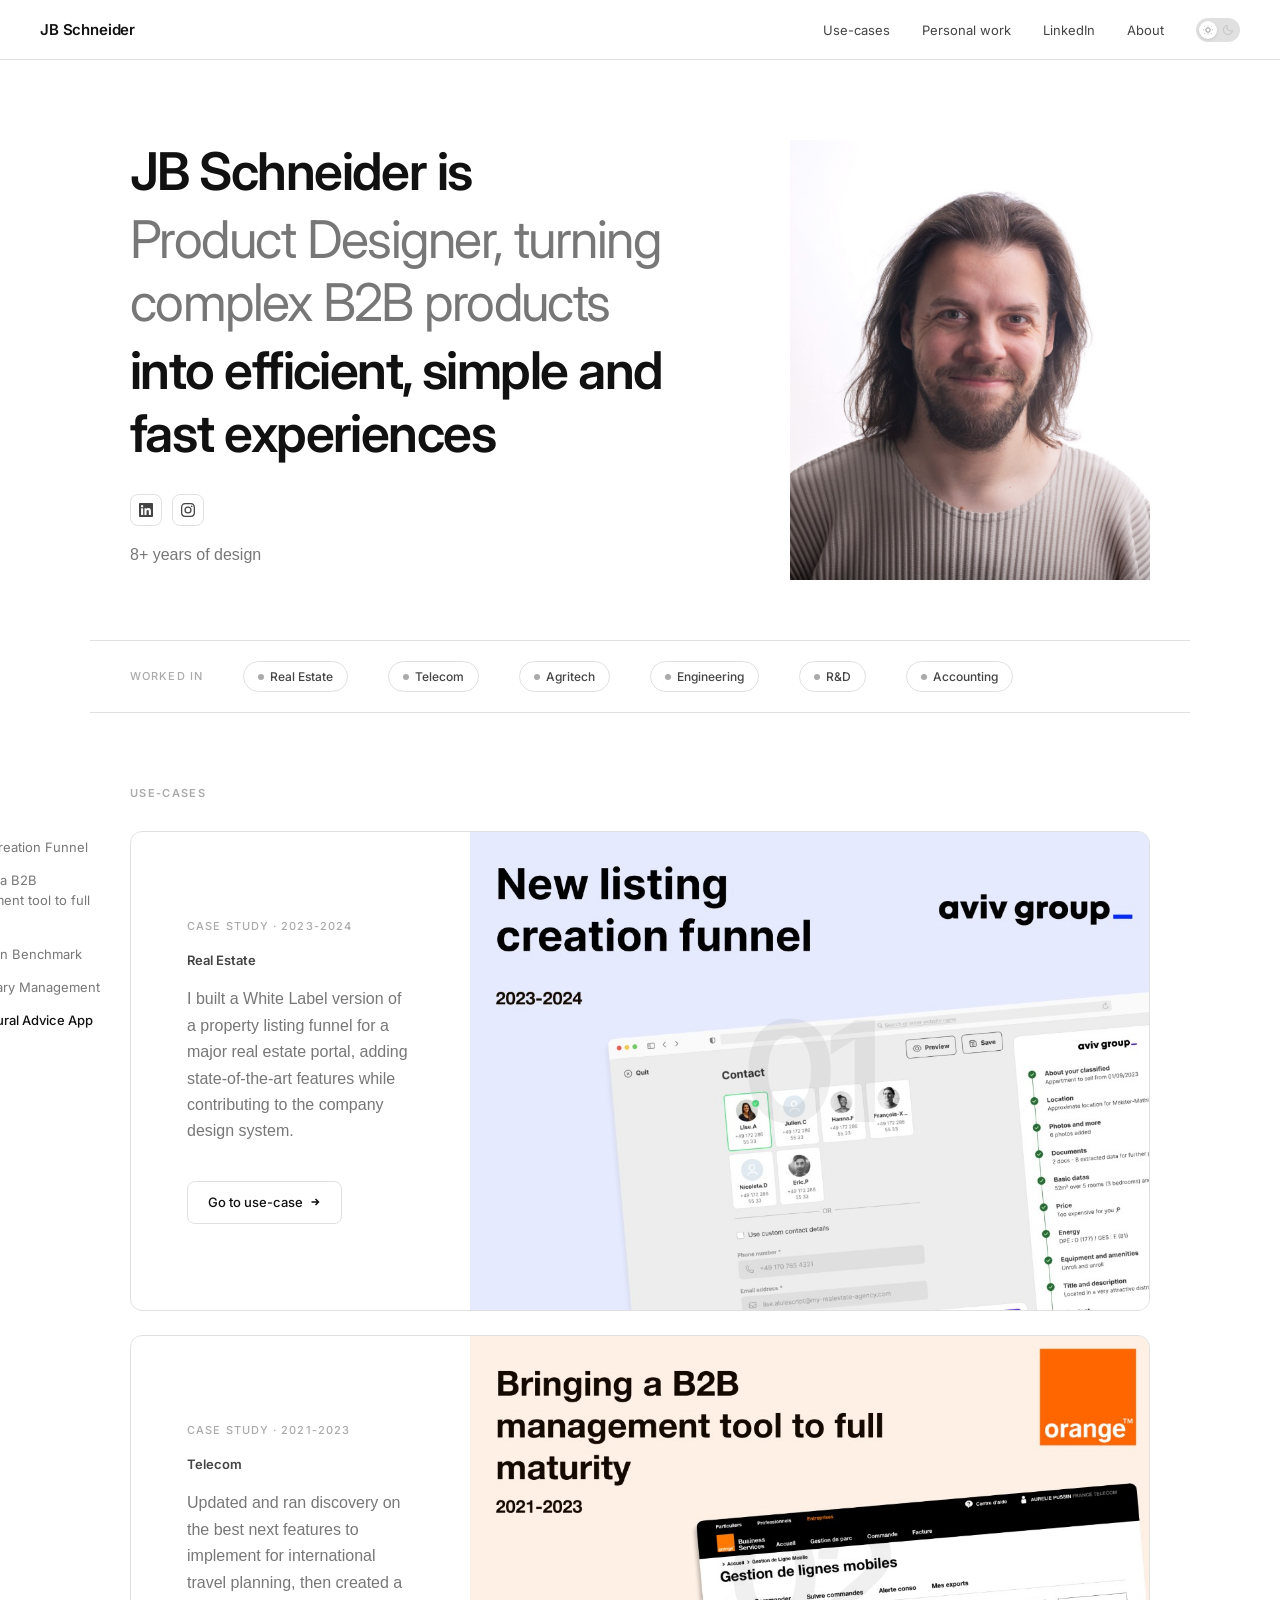
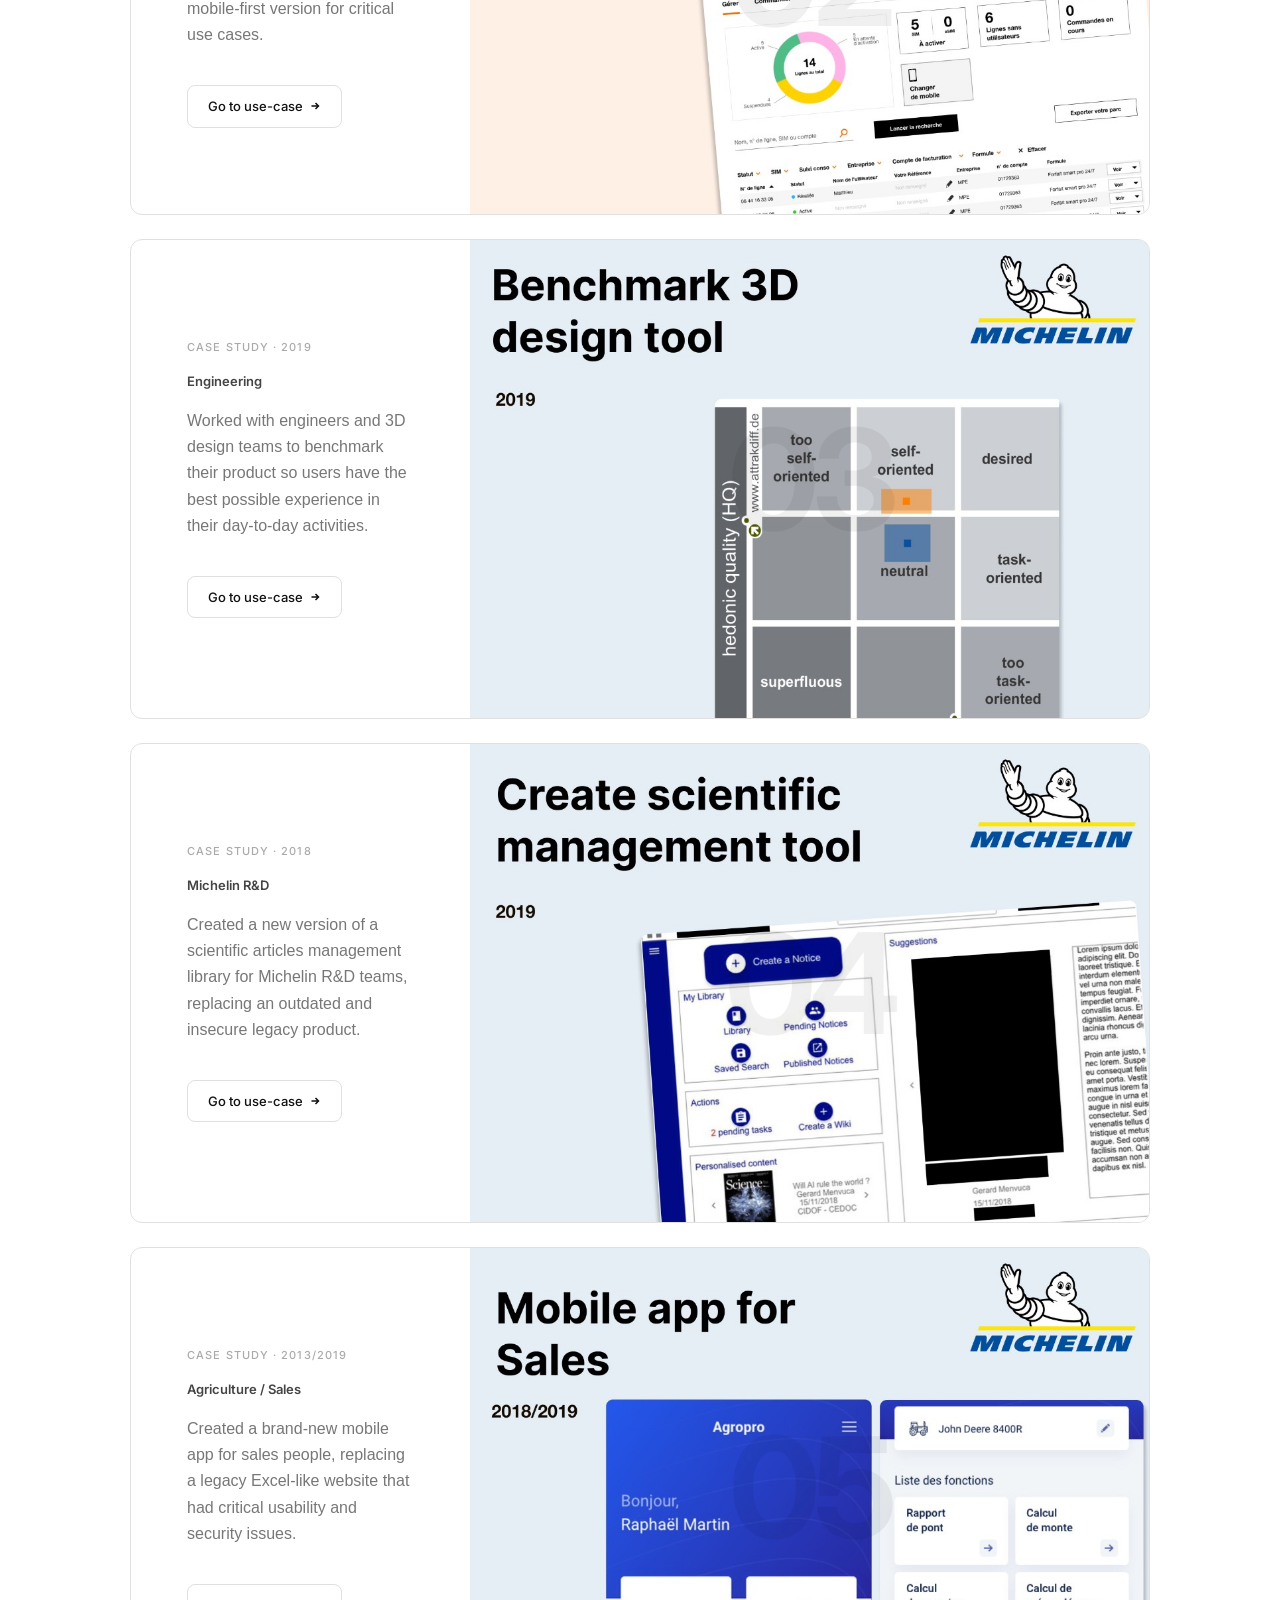
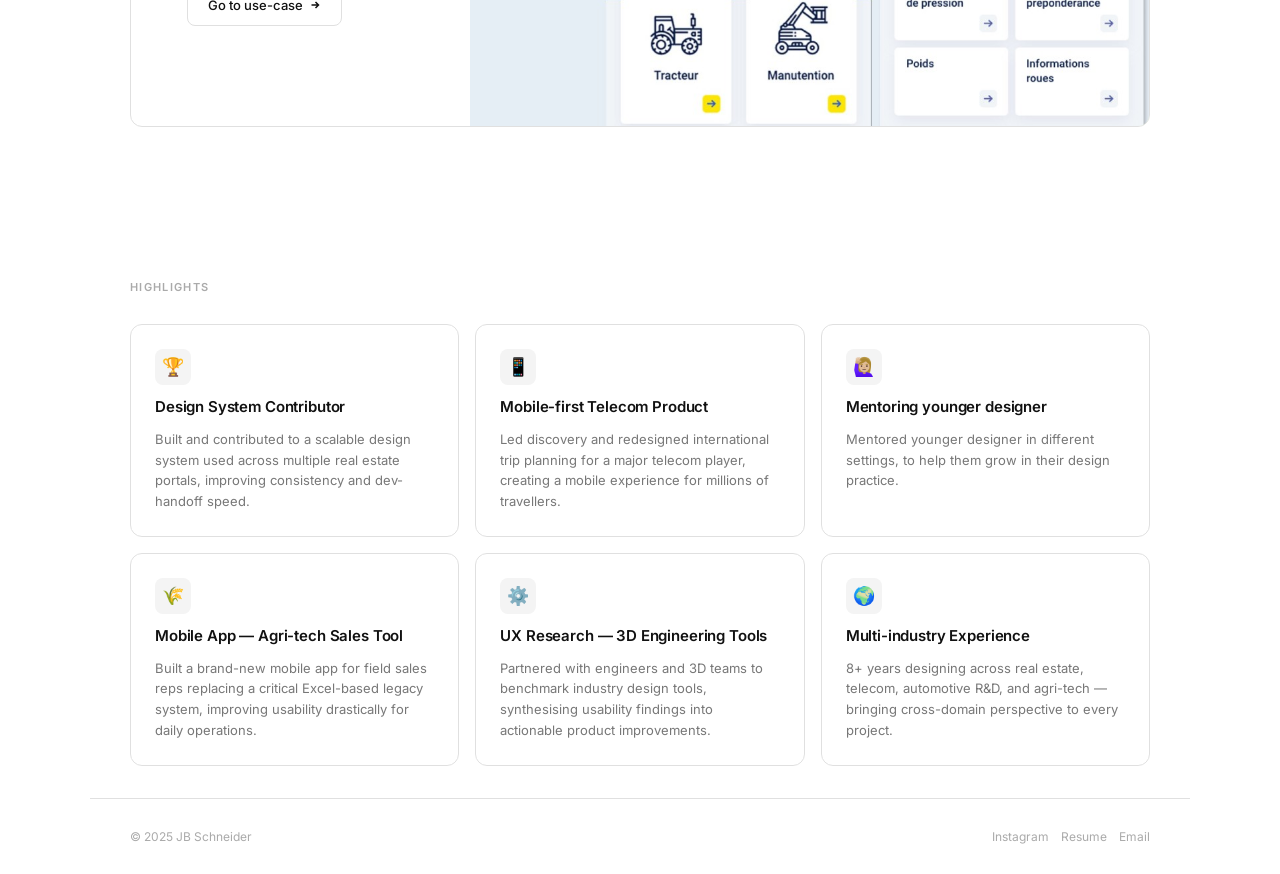
<file: index.html>
<!DOCTYPE html>
<html lang="en">
<head>
  <meta charset="UTF-8"/>
  <meta name="viewport" content="width=device-width, initial-scale=1.0"/>
  <meta name="description" content="JB Schneider – Product Designer, turning complex B2B products into efficient, simple and fast experiences"/>
  <title>JB Schneider – Product Designer</title>
  <link rel="preconnect" href="https://fonts.googleapis.com"/>
  <link rel="preconnect" href="https://fonts.gstatic.com" crossorigin/>
  <link href="https://fonts.googleapis.com/css2?family=Inter:wght@300;400;500;600&display=swap" rel="stylesheet"/>
  <link rel="stylesheet" href="styles.css"/>
  <script>
    (function() {
      try {
        var s = localStorage.getItem('jb-portfolio-theme');
        if (s === 'dark') document.documentElement.classList.add('dark-mode');
        else if (s === 'light') document.documentElement.classList.add('theme-light');
      } catch (_) {}
    })();
  </script>
</head>
<body>

<!-- ── NAV ──────────────────────────────────── -->
<nav>
  <a href="#" class="nav-logo">JB Schneider</a>
  <div class="nav-right">
    <button type="button" class="nav-hamburger" aria-label="Open menu" aria-expanded="false">
      <span class="hamburger-line"></span>
      <span class="hamburger-line"></span>
      <span class="hamburger-line"></span>
    </button>
    <ul class="nav-links">
      <li><a href="#work">Use-cases</a></li>
      <li><a href="https://www.instagram.com/jb_schneidr/" target="_blank" rel="noopener noreferrer">Personal work</a></li>
      <li><a href="https://www.linkedin.com/in/" target="_blank" rel="noopener noreferrer">LinkedIn</a></li>
      <li><a href="about.html">About</a></li>
    </ul>
    <button type="button" class="theme-toggle" aria-label="Toggle dark mode" title="Toggle dark mode">
      <span class="theme-toggle__track">
        <span class="theme-toggle__thumb"></span>
      </span>
      <span class="theme-toggle__icons" aria-hidden="true">
        <svg class="theme-toggle__sun" viewBox="0 0 24 24" fill="none" stroke="currentColor" stroke-width="1.5"><path d="M12 3v1.5M12 19.5V21M4.22 4.22l1.06 1.06M18.72 18.72l1.06 1.06M3 12h1.5M19.5 12H21M4.22 19.78l1.06-1.06M18.72 5.28l1.06-1.06M12 16.5a4.5 4.5 0 1 0 0-9 4.5 4.5 0 0 0 0 9z"/></svg>
        <svg class="theme-toggle__moon" viewBox="0 0 24 24" fill="none" stroke="currentColor" stroke-width="1.5"><path d="M21 12.79A9 9 0 1 1 11.21 3 7 7 0 0 0 21 12.79z"/></svg>
      </span>
    </button>
  </div>
</nav>

<!-- ── HERO ─────────────────────────────────── -->
<div class="section-wrap">
  <div class="hero">
    <div class="hero-left">
      <h1 class="hero-title">
        <span class="hero-title__line">JB Schneider is</span>
        <span class="hero-title__line"><span>Product Designer, turning <span class="hero-title__no-wrap">complex B2B products</span></span></span>
        <span class="hero-title__line">into efficient, simple and fast experiences</span>
      </h1>

      <div class="hero-socials">
        <a href="https://www.linkedin.com/in/" class="social-icon" title="LinkedIn" target="_blank" rel="noopener noreferrer">
          <svg viewBox="0 0 24 24" xmlns="http://www.w3.org/2000/svg"><path d="M20.45 20.45h-3.55v-5.57c0-1.33-.03-3.04-1.85-3.04-1.85 0-2.13 1.45-2.13 2.94v5.67H9.37V9h3.41v1.56h.05c.47-.9 1.63-1.85 3.35-1.85 3.58 0 4.25 2.36 4.25 5.43v6.31h.02zM5.34 7.43a2.06 2.06 0 1 1 0-4.12 2.06 2.06 0 0 1 0 4.12zM7.12 20.45H3.56V9h3.56v11.45zM22.22 0H1.77C.79 0 0 .77 0 1.72v20.56C0 23.23.79 24 1.77 24h20.45c.98 0 1.78-.77 1.78-1.72V1.72C24 .77 23.2 0 22.22 0z"/></svg>
        </a>
        <a href="https://www.instagram.com/jb_schneidr/" target="_blank" rel="noopener noreferrer" class="social-icon" title="Instagram">
          <svg viewBox="0 0 24 24" xmlns="http://www.w3.org/2000/svg"><path d="M12 2.16c3.2 0 3.58.01 4.85.07 3.25.15 4.77 1.69 4.92 4.92.06 1.27.07 1.65.07 4.85 0 3.2-.01 3.58-.07 4.85-.15 3.23-1.66 4.77-4.92 4.92-1.27.06-1.64.07-4.85.07-3.2 0-3.58-.01-4.85-.07-3.26-.15-4.77-1.7-4.92-4.92C2.17 15.58 2.16 15.2 2.16 12c0-3.2.01-3.58.07-4.85C2.38 3.86 3.9 2.31 7.15 2.23 8.42 2.17 8.8 2.16 12 2.16zM12 0C8.74 0 8.33.01 7.05.07 2.7.27.27 2.7.07 7.05.01 8.33 0 8.74 0 12c0 3.26.01 3.67.07 4.95.2 4.36 2.62 6.78 6.98 6.98C8.33 23.99 8.74 24 12 24c3.26 0 3.67-.01 4.95-.07 4.35-.2 6.78-2.62 6.98-6.98.06-1.28.07-1.69.07-4.95 0-3.26-.01-3.67-.07-4.95C23.73 2.71 21.31.27 16.95.07 15.67.01 15.26 0 12 0zm0 5.84a6.16 6.16 0 1 0 0 12.32A6.16 6.16 0 0 0 12 5.84zM12 16a4 4 0 1 1 0-8 4 4 0 0 1 0 8zm6.4-11.85a1.44 1.44 0 1 0 0 2.88 1.44 1.44 0 0 0 0-2.88z"/></svg>
        </a>
      </div>

      <p class="hero-tagline">8+ years of design</p>
    </div>

    <div class="hero-right">
      <img class="hero-avatar hero-avatar--medium" src="assets/jb-headshot.png" alt="JB Schneider"/>
    </div>
  </div>
</div>

<!-- ── COMPANY LOGOS ─────────────────────────── -->
<div class="logos-section">
  <div class="logos-inner">
    <span class="logos-label">Worked in</span>
    <div class="logos-track">
      <span class="logo-chip"><span class="dot"></span>Real Estate</span>
      <span class="logo-chip"><span class="dot"></span>Telecom</span>
      <span class="logo-chip"><span class="dot"></span>Agritech</span>
      <span class="logo-chip"><span class="dot"></span>Engineering</span>
      <span class="logo-chip"><span class="dot"></span>R&amp;D</span>
      <span class="logo-chip"><span class="dot"></span>Accounting</span>
    </div>
  </div>
</div>

<!-- ── WORK ──────────────────────────────────── -->
<div class="work-section" id="work">
  <div class="section-wrap" style="padding-bottom: 0;">
    <div class="section-label">Use-cases</div>
  </div>

  <div class="work-outer">

    <nav class="toc" aria-label="Table of contents">
      <div class="toc-group">
        <div class="toc-item active" data-card="card-1">
Listing Creation Funnel
        </div>
        <div class="toc-item" data-card="card-2">
Bringing a B2B management tool to full maturity
        </div>
        <div class="toc-item" data-card="card-3">
3D Design Benchmark
        </div>
        <div class="toc-item" data-card="card-4">
R&amp;D Library Management
        </div>
        <div class="toc-item" data-card="card-5">
Agricultural Advice App
        </div>
      </div>
    </nav>

    <div class="work-main">
      <div class="projects-list">

      <a class="project-card reveal" id="card-1" href="case-study-aviv-listing-funnel.html">
        <div class="project-info">
          <div class="project-type">Case Study · 2023-2024</div>
          <div class="project-company">Real Estate</div>
          <h3 class="project-title">Designing a seamless listing creation funnel</h3>
          <p class="project-desc">I built a White Label version of a property listing funnel for a major real estate portal, adding state-of-the-art features while contributing to the company design system.</p>
          <div class="project-footer">
            <span class="project-cta">
              Go to use-case
              <svg viewBox="0 0 12 12" fill="none" stroke="currentColor" stroke-width="1.5"><path d="M2.5 6h7M6.5 3l3 3-3 3"/></svg>
            </span>
            <span class="project-badge">Design System</span>
          </div>
        </div>
        <div class="project-visual v-real-estate">
          <img src="assets/Aviv_thumbnail_V2-602e47c1-2ef5-47f9-98f8-c3da62373234.png" alt="New listing creation funnel — Aviv Group" class="project-visual__img"/>
          <span class="visual-number">01</span>
          <div class="project-visual__overlay" aria-hidden="true"></div>
        </div>
      </a>

      <a class="project-card reveal" id="card-2" href="case-study-orange.html">
        <div class="project-info">
          <div class="project-type">Case Study · 2021-2023</div>
          <div class="project-company">Telecom</div>
          <h3 class="project-title">Bringing a B2B management tool to full maturity</h3>
          <p class="project-desc">Updated and ran discovery on the best next features to implement for international travel planning, then created a mobile-first version for critical use cases.</p>
          <div class="project-footer">
            <span class="project-cta">
              Go to use-case
              <svg viewBox="0 0 12 12" fill="none" stroke="currentColor" stroke-width="1.5"><path d="M2.5 6h7M6.5 3l3 3-3 3"/></svg>
            </span>
            <span class="project-badge">Mobile</span>
          </div>
        </div>
        <div class="project-visual v-telecom">
          <img src="assets/Orange_thumbnail_V2-48f6eedc-0d47-44ab-a450-f41d3045369e.png" alt="Bringing a B2B management tool to full maturity — Orange" class="project-visual__img"/>
          <span class="visual-number">02</span>
          <div class="project-visual__overlay" aria-hidden="true"></div>
        </div>
      </a>

      <a class="project-card reveal" id="card-3" href="case-study-michelin-3d-benchmark.html">
        <div class="project-info">
          <div class="project-type">Case Study · 2019</div>
          <div class="project-company">Engineering</div>
          <h3 class="project-title">3D design tool benchmark</h3>
          <p class="project-desc">Worked with engineers and 3D design teams to benchmark their product so users have the best possible experience in their day-to-day activities.</p>
          <div class="project-footer">
            <span class="project-cta">
              Go to use-case
              <svg viewBox="0 0 12 12" fill="none" stroke="currentColor" stroke-width="1.5"><path d="M2.5 6h7M6.5 3l3 3-3 3"/></svg>
            </span>
            <span class="project-badge">UX Research</span>
          </div>
        </div>
        <div class="project-visual v-engineering">
          <img src="assets/Michelin_thumbnail_benchmark_V2-7ce4e9e1-ea14-496e-a5dc-fee58641b058.png" alt="Benchmark 3D design tool — Michelin" class="project-visual__img"/>
          <span class="visual-number">03</span>
          <div class="project-visual__overlay" aria-hidden="true"></div>
        </div>
      </a>

      <a class="project-card reveal" id="card-4" href="case-study-michelin-rd-library.html">
        <div class="project-info">
          <div class="project-type">Case Study · 2018</div>
          <div class="project-company">Michelin R&amp;D</div>
          <h3 class="project-title">R&amp;D library management system</h3>
          <p class="project-desc">Created a new version of a scientific articles management library for Michelin R&amp;D teams, replacing an outdated and insecure legacy product.</p>
          <div class="project-footer">
            <span class="project-cta">
              Go to use-case
              <svg viewBox="0 0 12 12" fill="none" stroke="currentColor" stroke-width="1.5"><path d="M2.5 6h7M6.5 3l3 3-3 3"/></svg>
            </span>
            <span class="project-badge">Enterprise</span>
          </div>
        </div>
        <div class="project-visual v-rd">
          <img src="assets/Michelin_thumbnail_R_D_V2-4dd6e7e5-4dd5-458b-93dc-4b79fe21771e.png" alt="Create scientific management tool — Michelin R&D" class="project-visual__img"/>
          <span class="visual-number">04</span>
          <div class="project-visual__overlay" aria-hidden="true"></div>
        </div>
      </a>

      <a class="project-card reveal" id="card-5" href="case-study-michelin-agriculture.html">
        <div class="project-info">
          <div class="project-type">Case Study · 2013/2019</div>
          <div class="project-company">Agriculture / Sales</div>
          <h3 class="project-title">After-sale agricultural advice app</h3>
          <p class="project-desc">Created a brand-new mobile app for sales people, replacing a legacy Excel-like website that had critical usability and security issues.</p>
          <div class="project-footer">
            <span class="project-cta">
              Go to use-case
              <svg viewBox="0 0 12 12" fill="none" stroke="currentColor" stroke-width="1.5"><path d="M2.5 6h7M6.5 3l3 3-3 3"/></svg>
            </span>
            <span class="project-badge">Mobile App</span>
          </div>
        </div>
        <div class="project-visual v-agri">
          <img src="assets/Michelin_thumbnail_app_V2-7d8faea7-383e-47b7-8dde-8ccb3c32017f.png" alt="Mobile app for Sales — Michelin Agriculture" class="project-visual__img"/>
          <span class="visual-number">05</span>
          <div class="project-visual__overlay" aria-hidden="true"></div>
        </div>
      </a>

      </div>
    </div>
  </div>
</div>

<!-- ── HIGHLIGHTS ────────────────────────────── -->
<div class="section-wrap highlights-section" id="highlights">
  <div class="section-label">Highlights</div>

  <div class="highlights-grid">

    <div class="highlight-card reveal">
      <div class="highlight-icon">🏆</div>
      <div class="highlight-title">Design System Contributor</div>
      <div class="highlight-desc">Built and contributed to a scalable design system used across multiple real estate portals, improving consistency and dev-handoff speed.</div>
    </div>

    <div class="highlight-card reveal">
      <div class="highlight-icon">📱</div>
      <div class="highlight-title">Mobile-first Telecom Product</div>
      <div class="highlight-desc">Led discovery and redesigned international trip planning for a major telecom player, creating a mobile experience for millions of travellers.</div>
    </div>

    <div class="highlight-card reveal">
      <div class="highlight-icon">🙋🏼‍♀️</div>
      <div class="highlight-title">Mentoring younger designer</div>
      <div class="highlight-desc">Mentored younger designer in different settings, to help them grow in their design practice.</div>
    </div>

    <div class="highlight-card reveal">
      <div class="highlight-icon">🌾</div>
      <div class="highlight-title">Mobile App — Agri-tech Sales Tool</div>
      <div class="highlight-desc">Built a brand-new mobile app for field sales reps replacing a critical Excel-based legacy system, improving usability drastically for daily operations.</div>
    </div>

    <div class="highlight-card reveal">
      <div class="highlight-icon">⚙️</div>
      <div class="highlight-title">UX Research — 3D Engineering Tools</div>
      <div class="highlight-desc">Partnered with engineers and 3D teams to benchmark industry design tools, synthesising usability findings into actionable product improvements.</div>
    </div>

    <div class="highlight-card reveal">
      <div class="highlight-icon">🌍</div>
      <div class="highlight-title">Multi-industry Experience</div>
      <div class="highlight-desc">8+ years designing across real estate, telecom, automotive R&D, and agri-tech — bringing cross-domain perspective to every project.</div>
    </div>

  </div>
</div>

<!-- ── FOOTER ────────────────────────────────── -->
<footer>
  <span class="footer-left">© 2025 JB Schneider</span>
  <div class="footer-socials">
    <a href="https://www.instagram.com/jb_schneidr/" target="_blank" rel="noopener noreferrer">Instagram</a>
    <a href="https://uxjbschneider.myportfolio.com/resume" target="_blank" rel="noopener noreferrer">Resume</a>
    <a href="mailto:hello@jbschneider.com">Email</a>
  </div>
</footer>

<script src="script.js"></script>
</body>
</html>
</file>
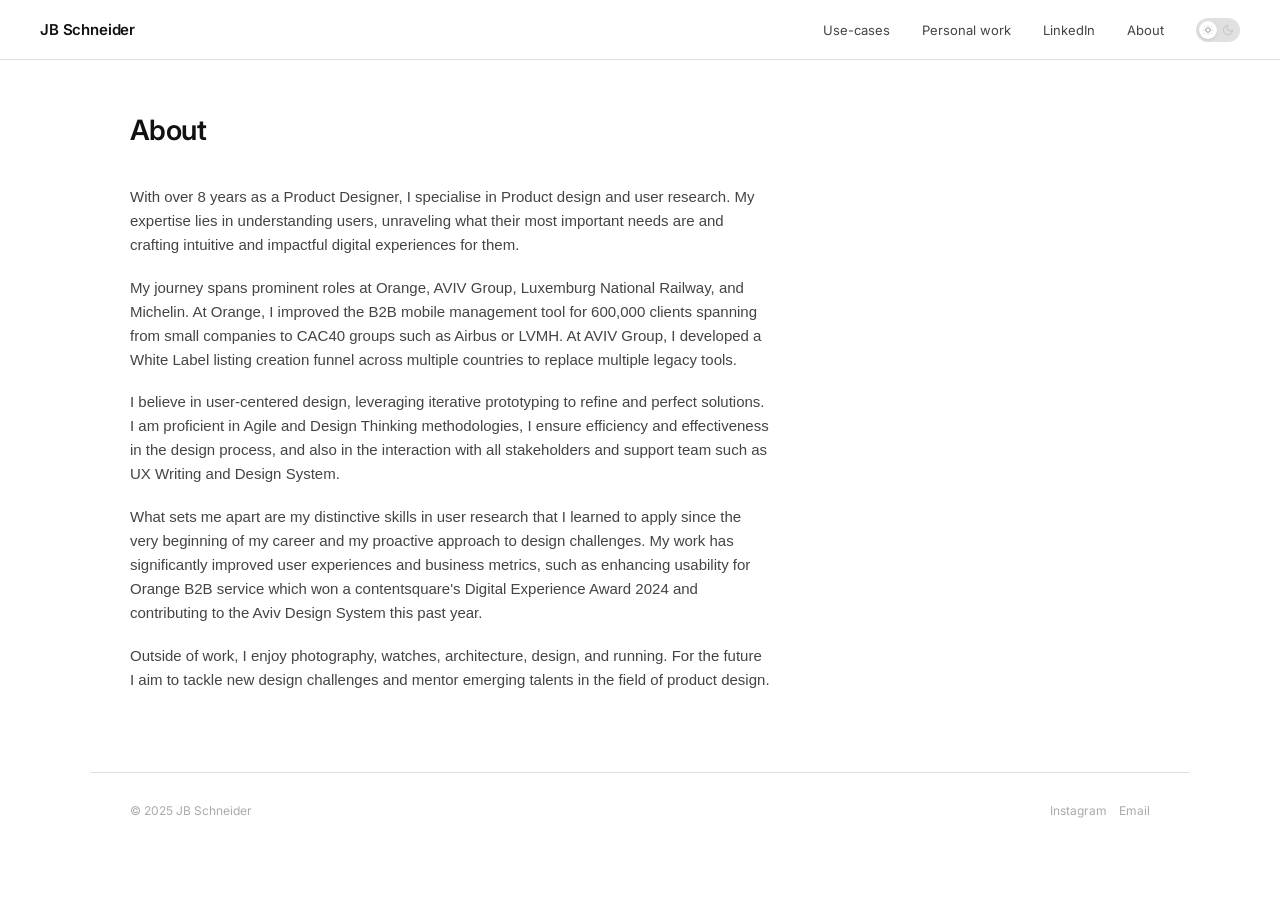
<file: about.html>
<!DOCTYPE html>
<html lang="en">
<head>
  <meta charset="UTF-8"/>
  <meta name="viewport" content="width=device-width, initial-scale=1.0"/>
  <meta name="description" content="About JB Schneider – Product Designer with 8+ years, focused on B2B, user research, and digital product design"/>
  <title>About · JB Schneider – Product Designer</title>
  <link rel="preconnect" href="https://fonts.googleapis.com"/>
  <link rel="preconnect" href="https://fonts.gstatic.com" crossorigin/>
  <link href="https://fonts.googleapis.com/css2?family=Inter:wght@300;400;500;600&display=swap" rel="stylesheet"/>
  <link rel="stylesheet" href="styles.css"/>
  <script>
    (function() {
      try {
        var s = localStorage.getItem('jb-portfolio-theme');
        if (s === 'dark') document.documentElement.classList.add('dark-mode');
        else if (s === 'light') document.documentElement.classList.add('theme-light');
      } catch (_) {}
    })();
  </script>
</head>
<body>

<!-- ── NAV ──────────────────────────────────── -->
<nav>
  <a href="index.html" class="nav-logo">JB Schneider</a>
  <div class="nav-right">
    <ul class="nav-links">
      <li><a href="index.html#work">Use-cases</a></li>
      <li><a href="https://www.instagram.com/jb_schneidr/" target="_blank" rel="noopener noreferrer">Personal work</a></li>
      <li><a href="https://www.linkedin.com/in/" target="_blank" rel="noopener noreferrer">LinkedIn</a></li>
      <li><a href="about.html">About</a></li>
    </ul>
    <button type="button" class="theme-toggle" aria-label="Toggle dark mode" title="Toggle dark mode">
      <span class="theme-toggle__track">
        <span class="theme-toggle__thumb"></span>
      </span>
      <span class="theme-toggle__icons" aria-hidden="true">
        <svg class="theme-toggle__sun" viewBox="0 0 24 24" fill="none" stroke="currentColor" stroke-width="1.5"><path d="M12 3v1.5M12 19.5V21M4.22 4.22l1.06 1.06M18.72 18.72l1.06 1.06M3 12h1.5M19.5 12H21M4.22 19.78l1.06-1.06M18.72 5.28l1.06-1.06M12 16.5a4.5 4.5 0 1 0 0-9 4.5 4.5 0 0 0 0 9z"/></svg>
        <svg class="theme-toggle__moon" viewBox="0 0 24 24" fill="none" stroke="currentColor" stroke-width="1.5"><path d="M21 12.79A9 9 0 1 1 11.21 3 7 7 0 0 0 21 12.79z"/></svg>
      </span>
    </button>
  </div>
</nav>

<!-- ── ABOUT ─────────────────────────────────── -->
<div class="section-wrap about-section">
  <h1 class="about-title">About</h1>
  <div class="about-content">
    <p>With over 8 years as a Product Designer, I specialise in Product design and user research. My expertise lies in understanding users, unraveling what their most important needs are and crafting intuitive and impactful digital experiences for them.</p>
    <p>My journey spans prominent roles at Orange, AVIV Group, Luxemburg National Railway, and Michelin. At Orange, I improved the B2B mobile management tool for 600,000 clients spanning from small companies to CAC40 groups such as Airbus or LVMH. At AVIV Group, I developed a White Label listing creation funnel across multiple countries to replace multiple legacy tools.</p>
    <p>I believe in user-centered design, leveraging iterative prototyping to refine and perfect solutions. I am proficient in Agile and Design Thinking methodologies, I ensure efficiency and effectiveness in the design process, and also in the interaction with all stakeholders and support team such as UX Writing and Design System.</p>
    <p>What sets me apart are my distinctive skills in user research that I learned to apply since the very beginning of my career and my proactive approach to design challenges. My work has significantly improved user experiences and business metrics, such as enhancing usability for Orange B2B service which won a contentsquare's Digital Experience Award 2024 and contributing to the Aviv Design System this past year.</p>
    <p>Outside of work, I enjoy photography, watches, architecture, design, and running. For the future I aim to tackle new design challenges and mentor emerging talents in the field of product design.</p>
  </div>
</div>

<!-- ── FOOTER ────────────────────────────────── -->
<footer>
  <span class="footer-left">© 2025 JB Schneider</span>
  <div class="footer-socials">
    <a href="https://www.instagram.com/jb_schneidr/" target="_blank" rel="noopener noreferrer">Instagram</a>
    <a href="mailto:hello@jbschneider.com">Email</a>
  </div>
</footer>

<script src="script.js"></script>
</body>
</html>
</file>
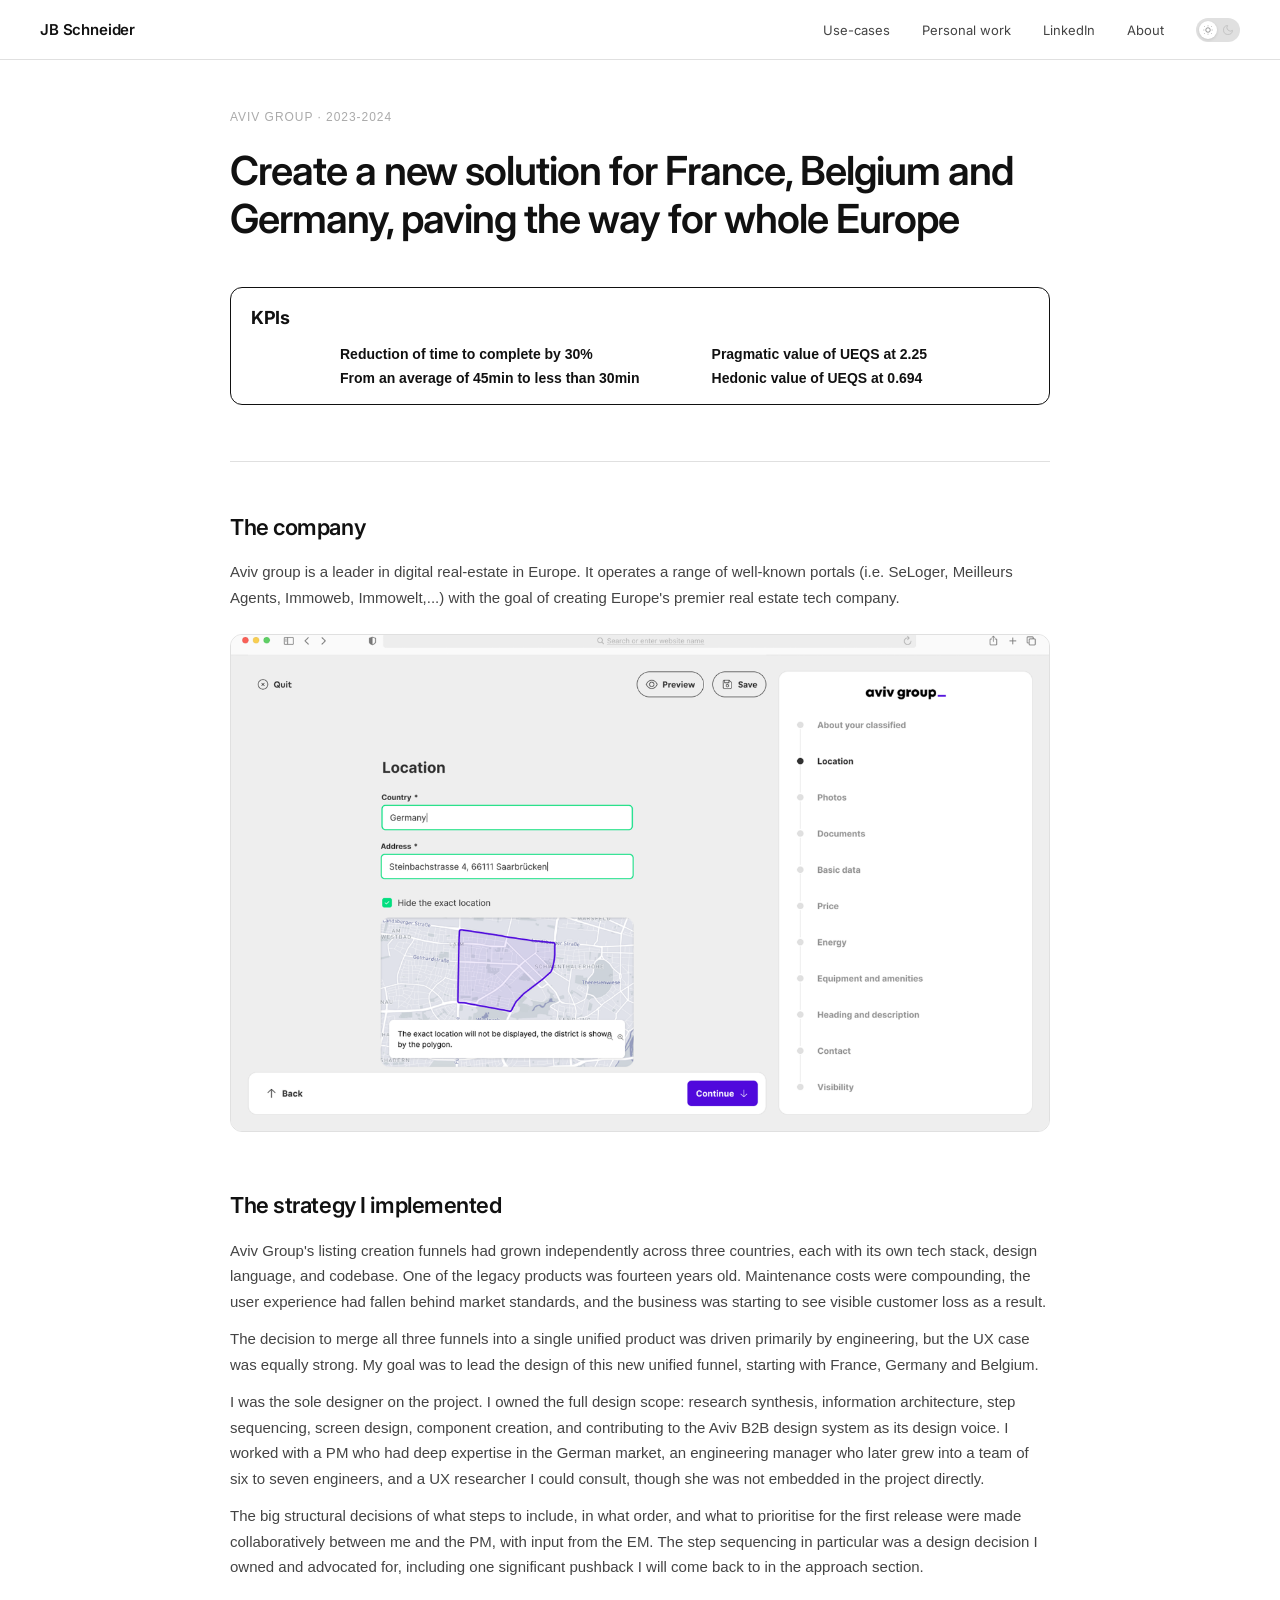
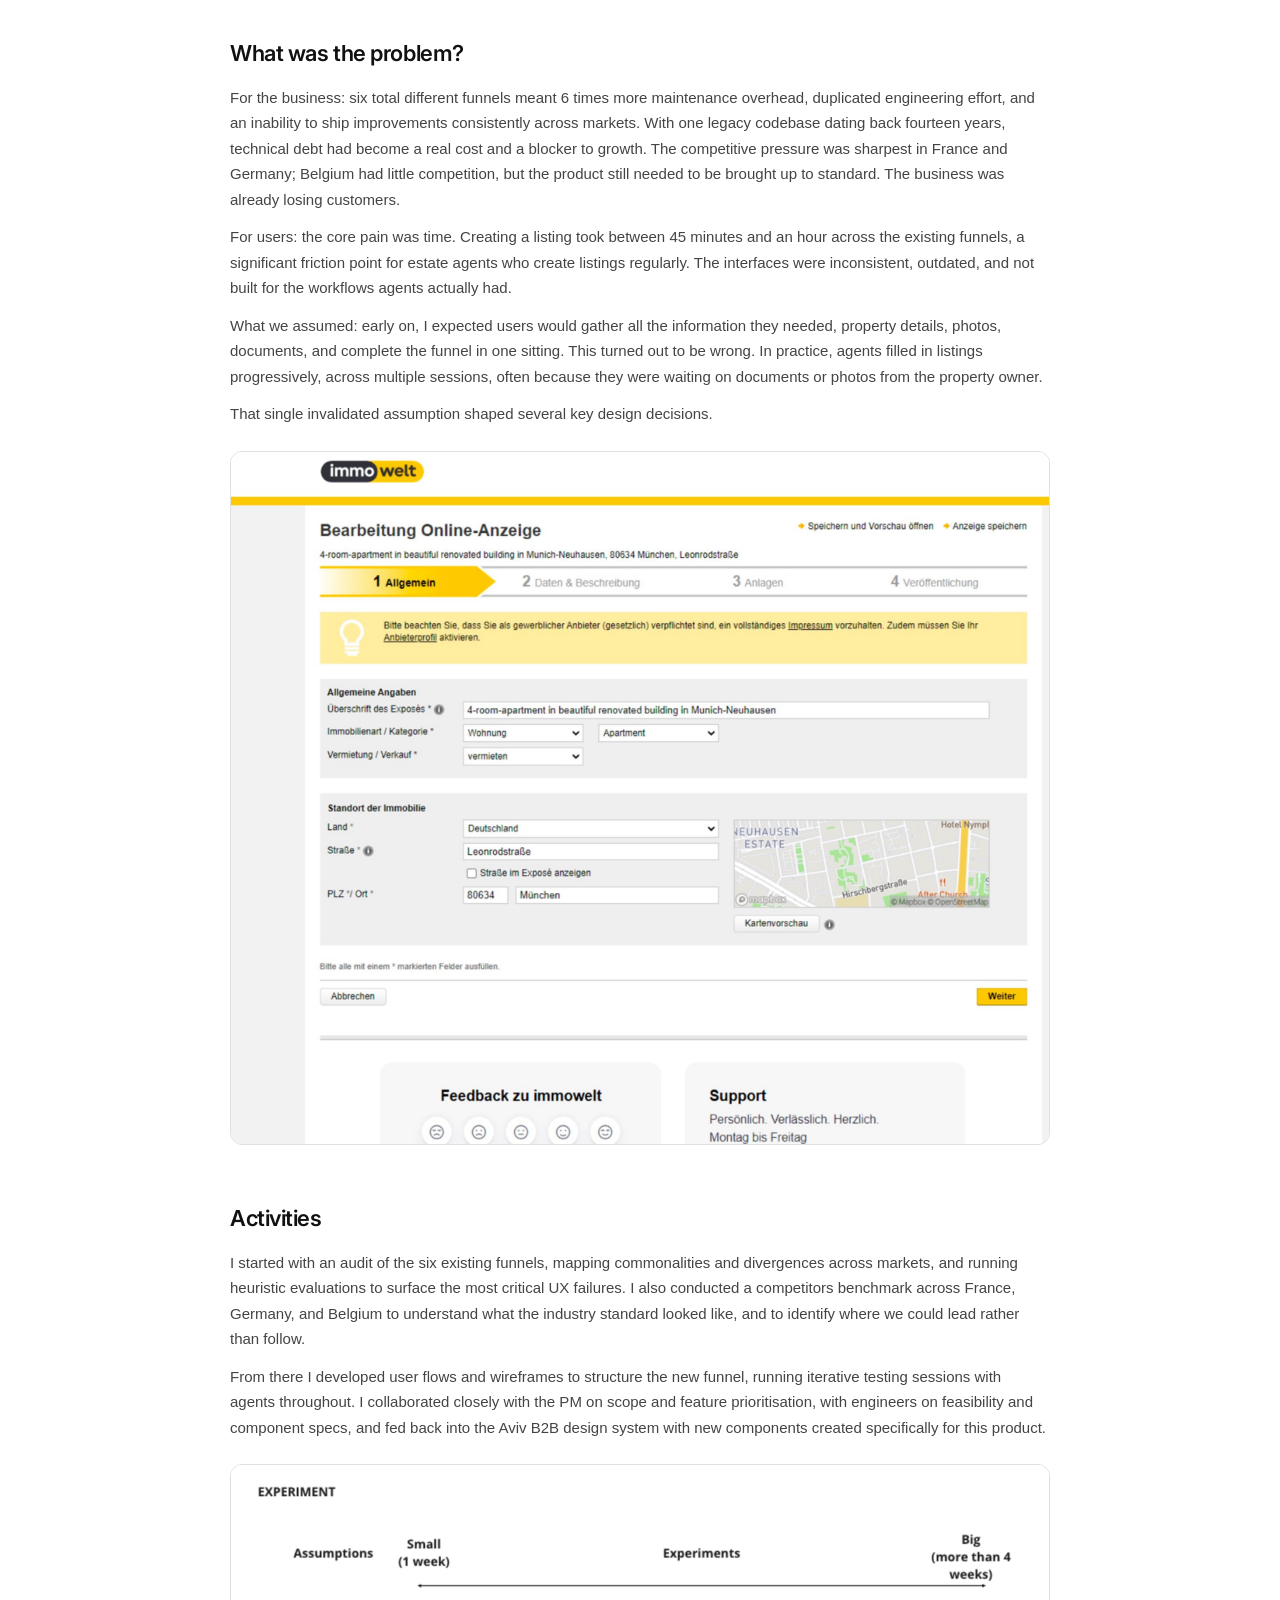
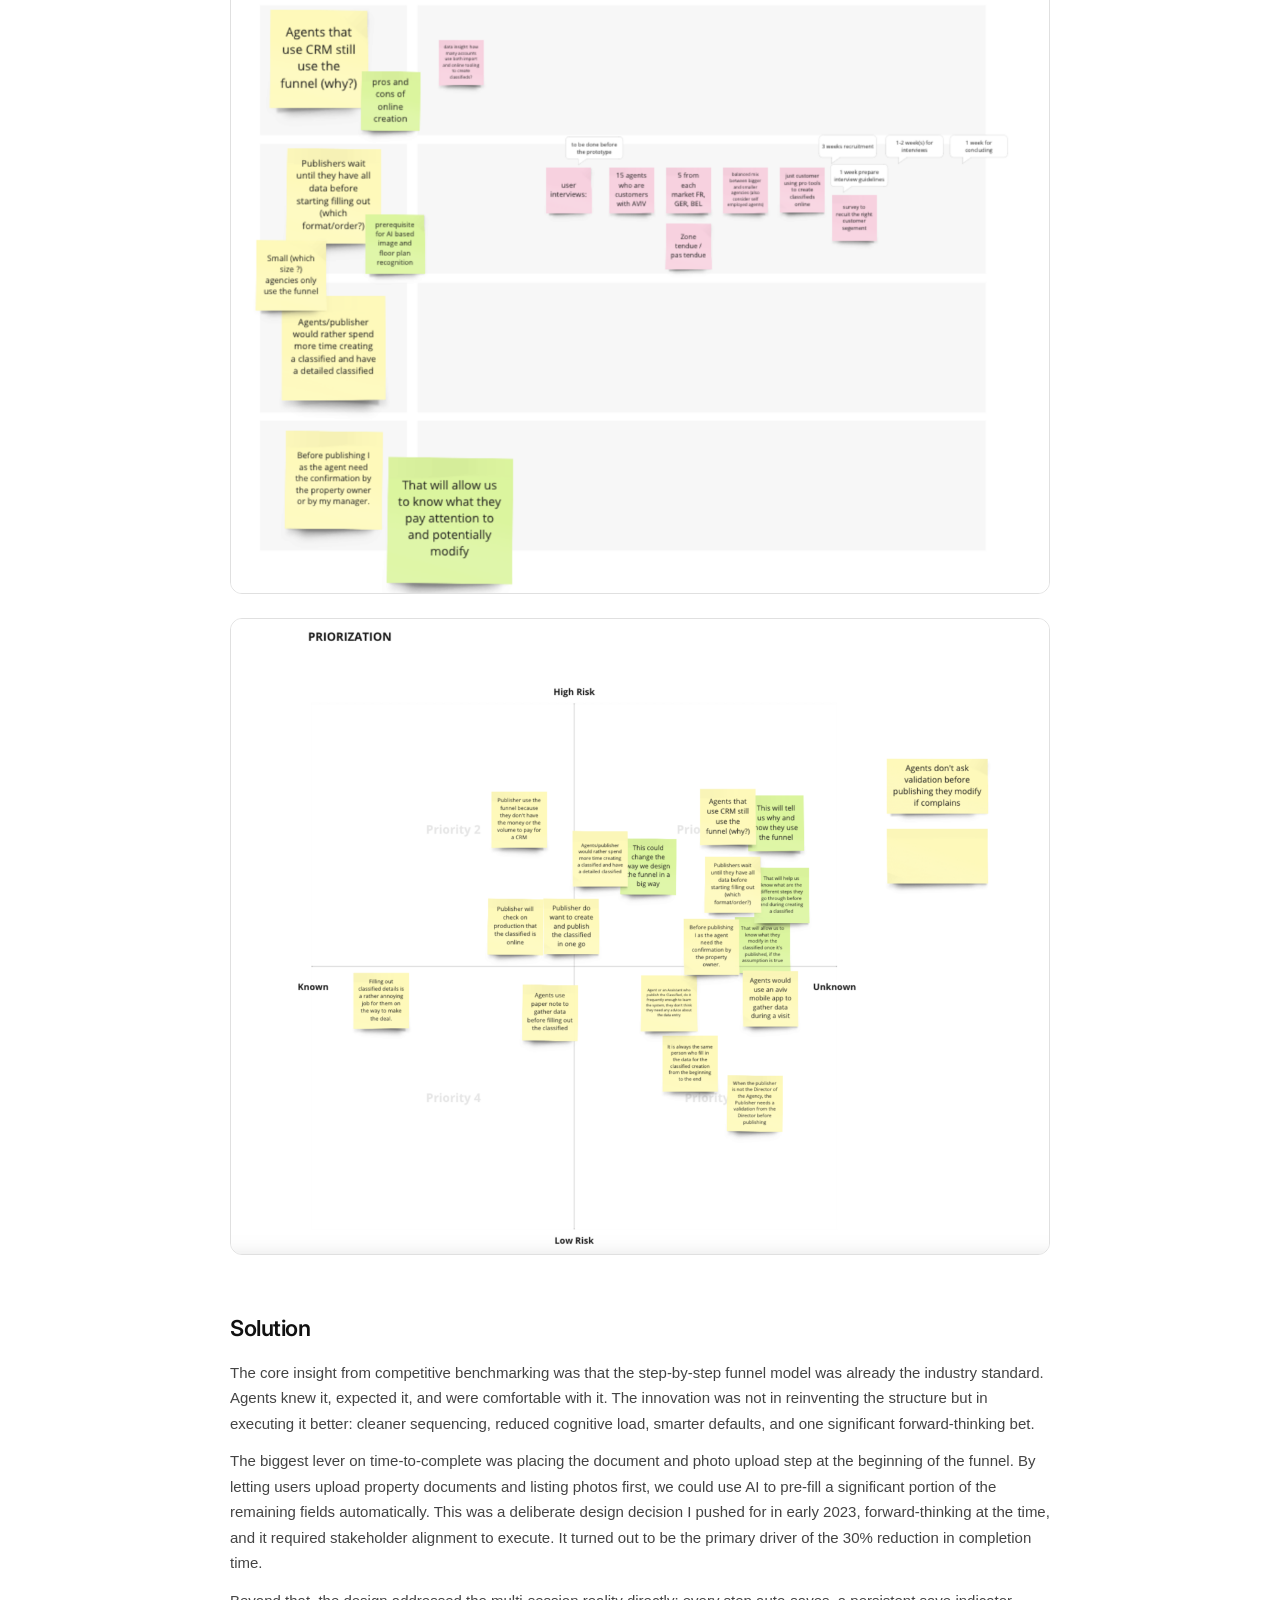
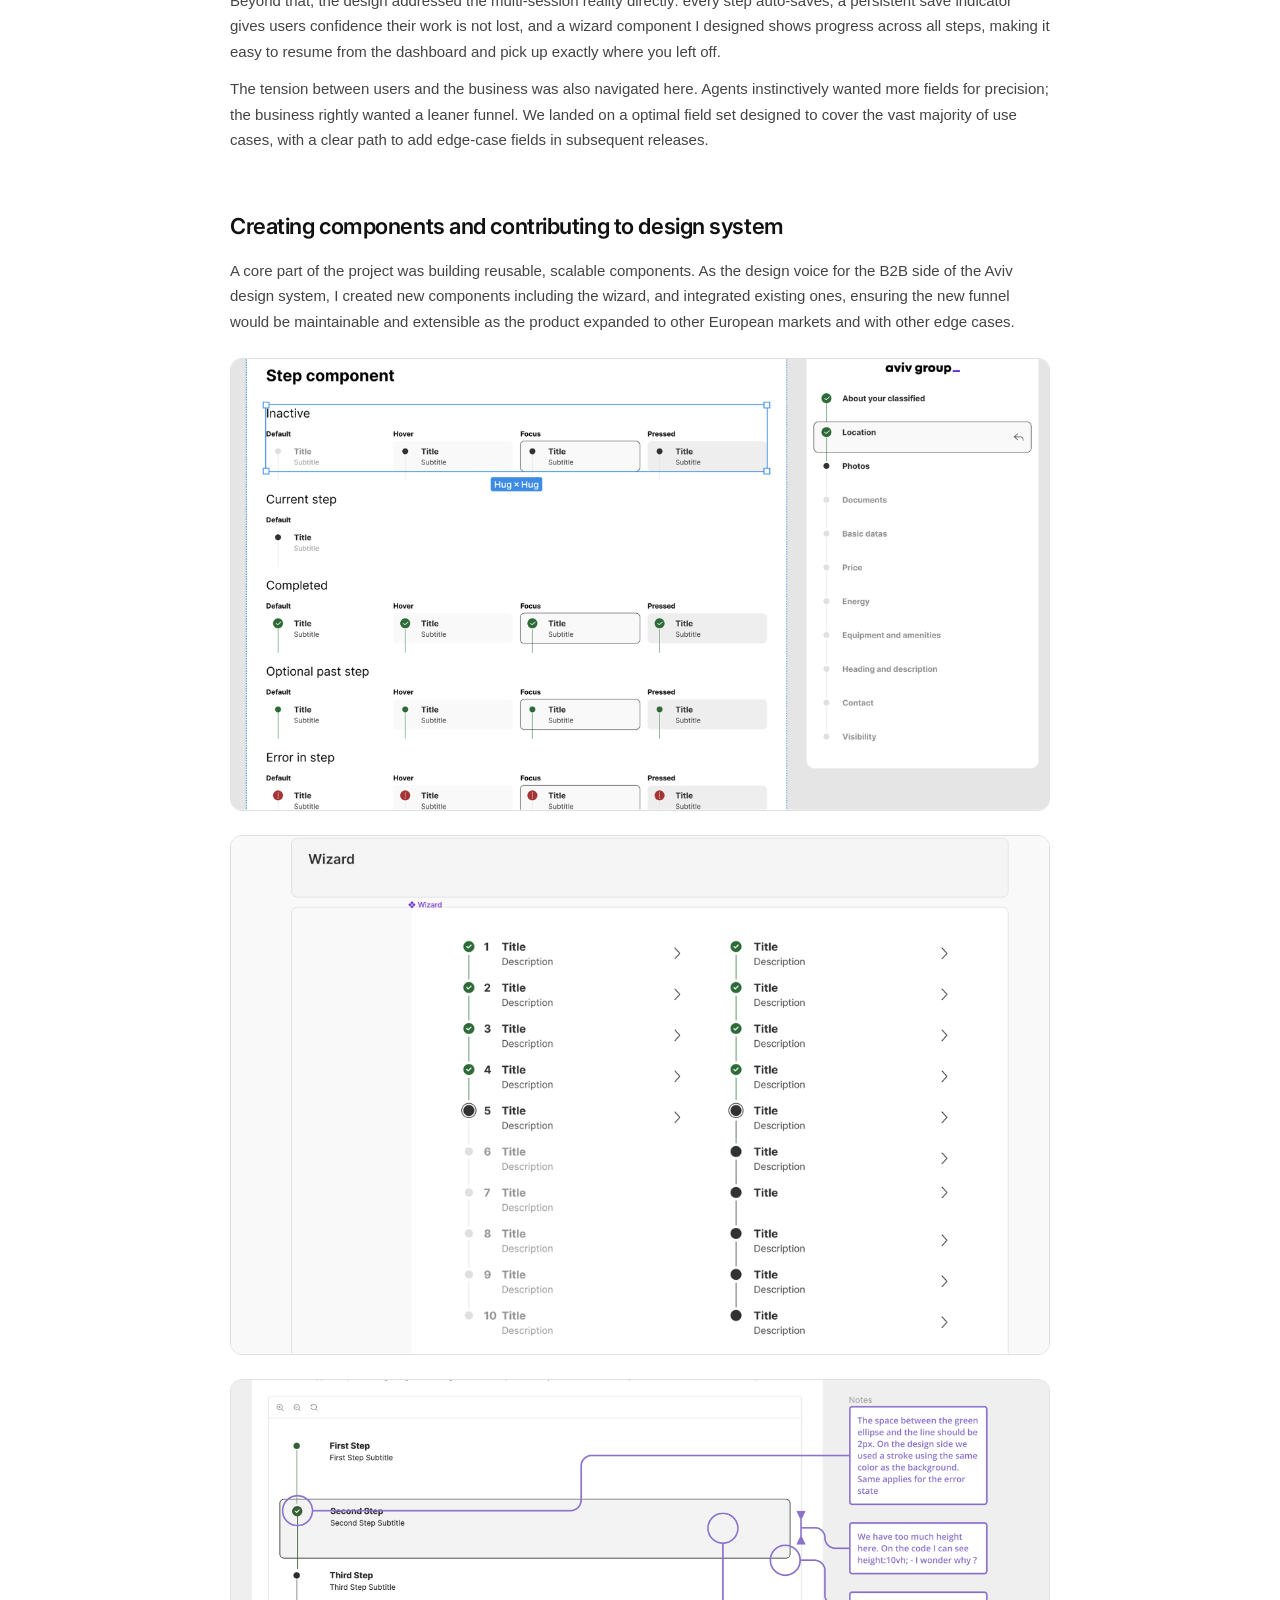
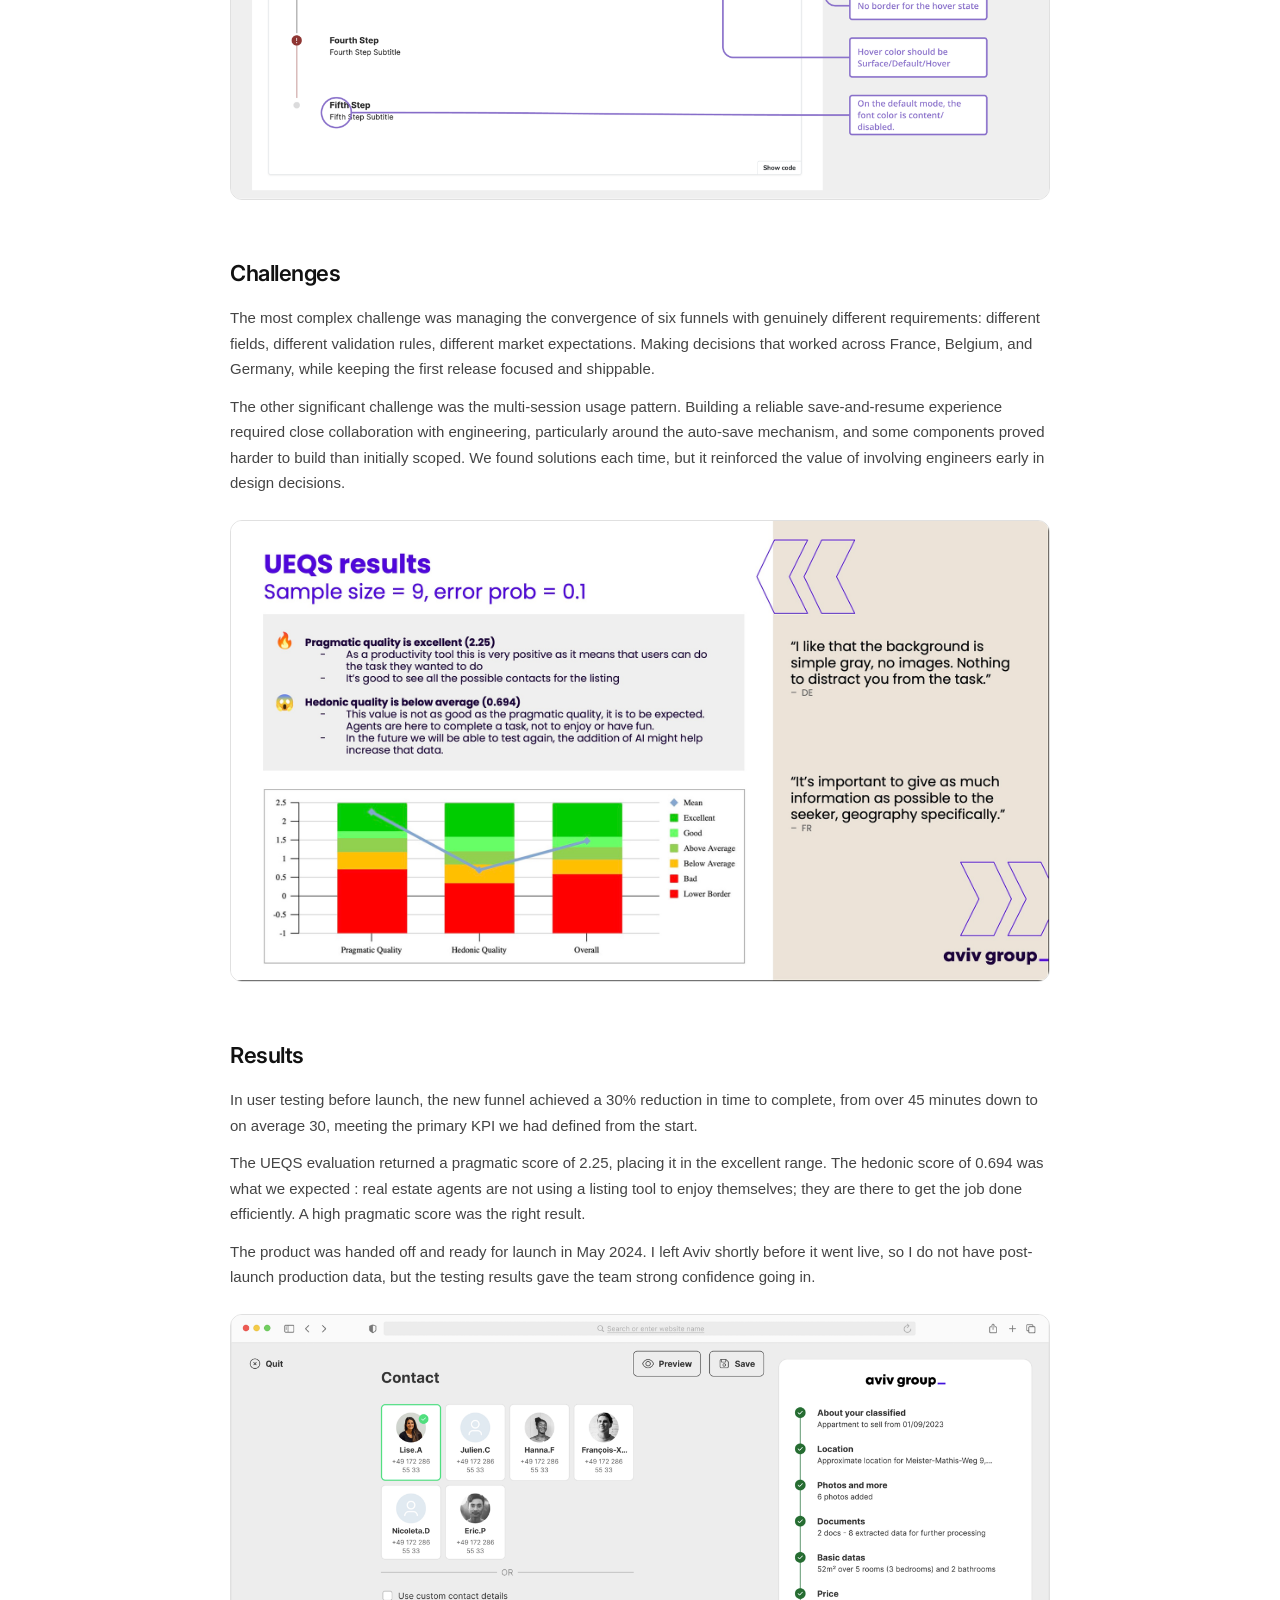
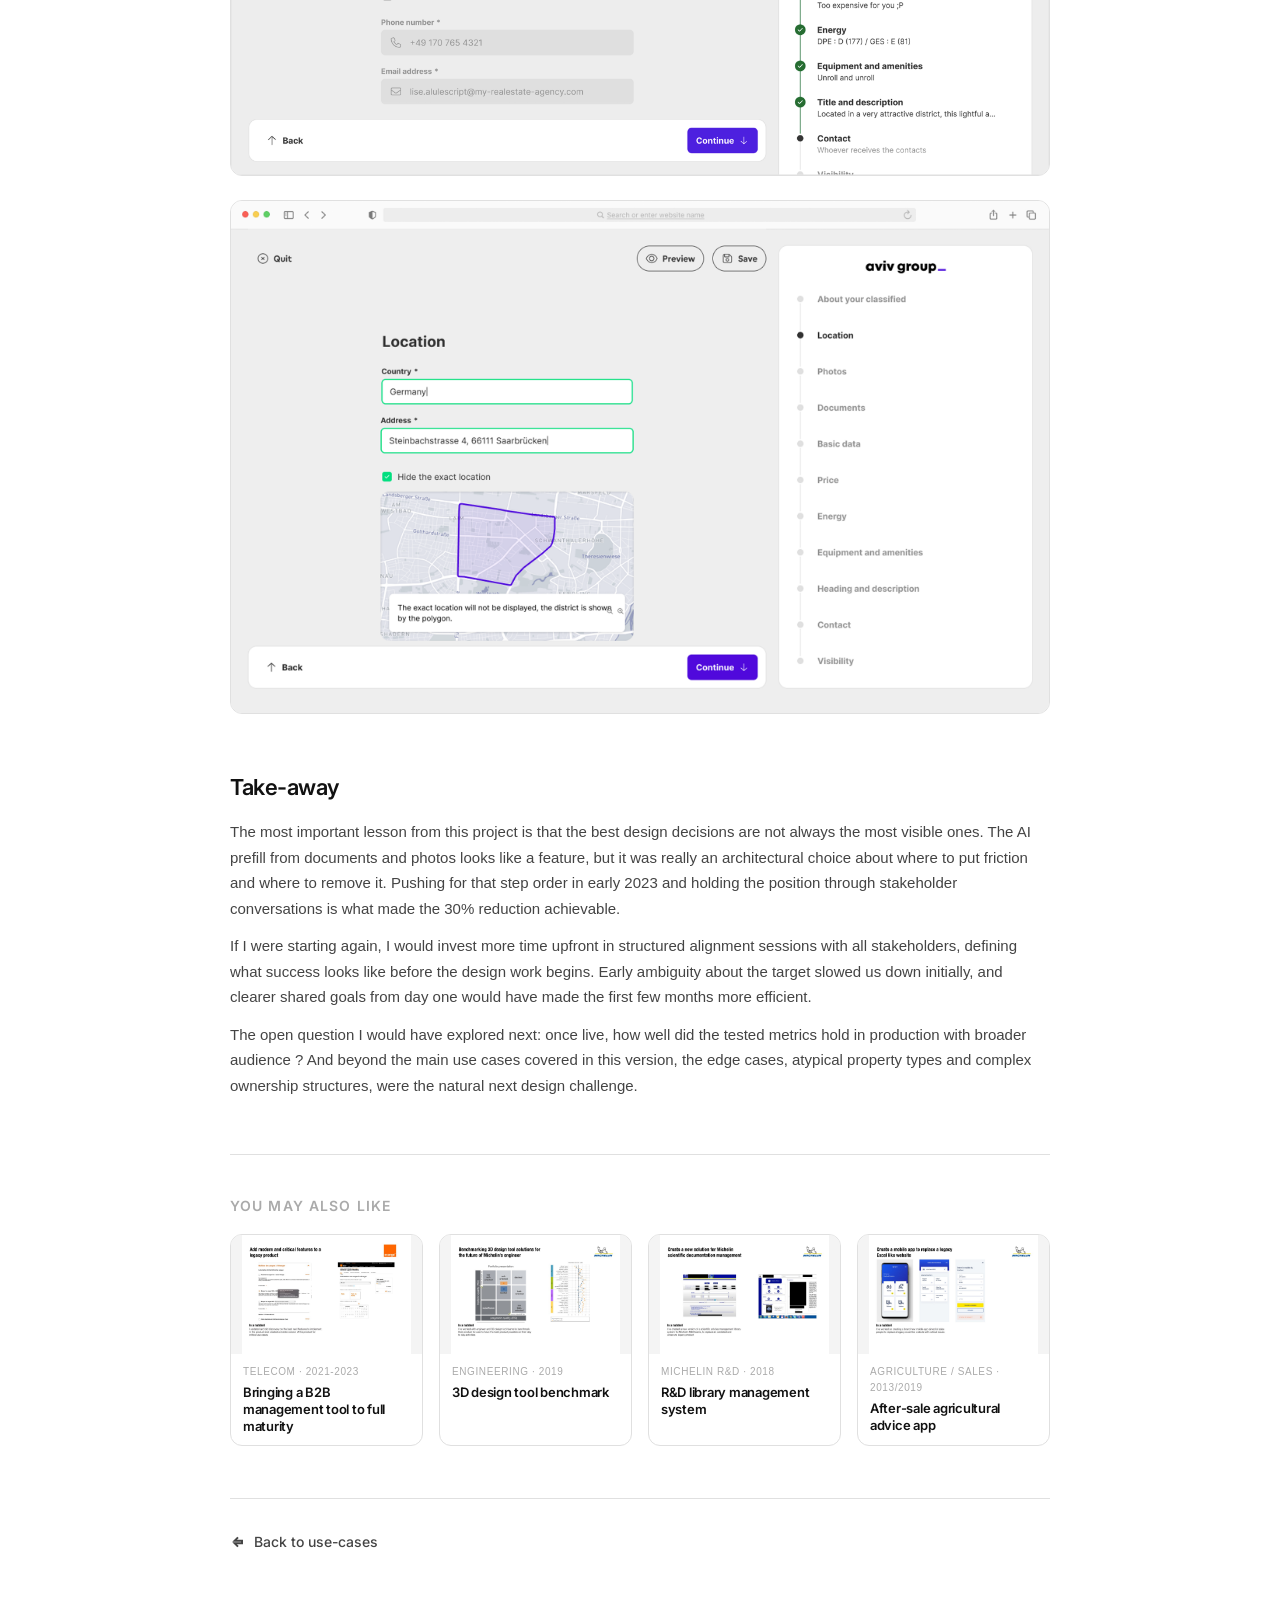
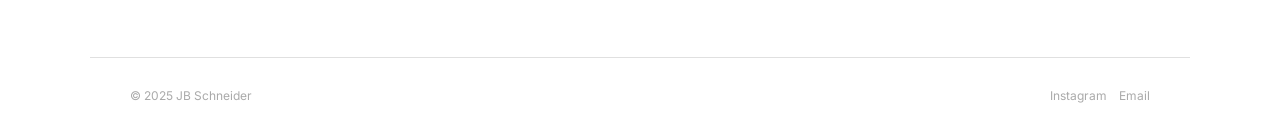
<file: case-study-aviv-listing-funnel.html>
<!DOCTYPE html>
<html lang="en">
<head>
  <meta charset="UTF-8"/>
  <meta name="viewport" content="width=device-width, initial-scale=1.0"/>
  <meta name="description" content="Case study: Create a new listing creation funnel for France, Belgium and Germany — Aviv Group"/>
  <title>Listing creation funnel — Aviv Group · JB Schneider</title>
  <link rel="preconnect" href="https://fonts.googleapis.com"/>
  <link rel="preconnect" href="https://fonts.gstatic.com" crossorigin/>
  <link href="https://fonts.googleapis.com/css2?family=Inter:wght@300;400;500;600&display=swap" rel="stylesheet"/>
  <link rel="stylesheet" href="styles.css"/>
  <link rel="stylesheet" href="case-study.css"/>
  <script>
    (function() {
      try {
        var s = localStorage.getItem('jb-portfolio-theme');
        if (s === 'dark') document.documentElement.classList.add('dark-mode');
        else if (s === 'light') document.documentElement.classList.add('theme-light');
      } catch (_) {}
    })();
  </script>
</head>
<body class="case-study-page">

<!-- ── NAV ──────────────────────────────────── -->
<nav>
  <a href="index.html" class="nav-logo">JB Schneider</a>
  <div class="nav-right">
    <ul class="nav-links">
      <li><a href="index.html#work">Use-cases</a></li>
      <li><a href="https://www.instagram.com/jb_schneidr/" target="_blank" rel="noopener noreferrer">Personal work</a></li>
      <li><a href="https://www.linkedin.com/in/" target="_blank" rel="noopener noreferrer">LinkedIn</a></li>
      <li><a href="about.html">About</a></li>
    </ul>
    <button type="button" class="theme-toggle" aria-label="Toggle dark mode" title="Toggle dark mode">
      <span class="theme-toggle__track">
        <span class="theme-toggle__thumb"></span>
      </span>
      <span class="theme-toggle__icons" aria-hidden="true">
        <svg class="theme-toggle__sun" viewBox="0 0 24 24" fill="none" stroke="currentColor" stroke-width="1.5"><path d="M12 3v1.5M12 19.5V21M4.22 4.22l1.06 1.06M18.72 18.72l1.06 1.06M3 12h1.5M19.5 12H21M4.22 19.78l1.06-1.06M18.72 5.28l1.06-1.06M12 16.5a4.5 4.5 0 1 0 0-9 4.5 4.5 0 0 0 0 9z"/></svg>
        <svg class="theme-toggle__moon" viewBox="0 0 24 24" fill="none" stroke="currentColor" stroke-width="1.5"><path d="M21 12.79A9 9 0 1 1 11.21 3 7 7 0 0 0 21 12.79z"/></svg>
      </span>
    </button>
  </div>
</nav>

<article class="case-study">

  <!-- Hero — first image, keep as is -->
  <header class="case-study-hero">
    <div class="case-study-hero-inner">
      <p class="case-study-meta">aviv group · 2023-2024</p>
      <h1 class="case-study-title">Create a new solution for France, Belgium and Germany, paving the way for whole Europe</h1>
      <div class="case-study-kpi-tile">
        <h3 class="case-study-kpi-title">KPIs</h3>
        <div class="case-study-kpi-grid">
          <div class="case-study-kpi-col">
            <p class="case-study-kpi-line">Reduction of time to complete by 30%</p>
            <p class="case-study-kpi-line case-study-kpi-sub">From an average of 45min to less than 30min</p>
          </div>
          <div class="case-study-kpi-col">
            <p class="case-study-kpi-line">Pragmatic value of UEQS at 2.25</p>
            <p class="case-study-kpi-line case-study-kpi-sub">Hedonic value of UEQS at 0.694</p>
          </div>
        </div>
      </div>
    </div>
  </header>

  <div class="case-study-body">

    <!-- The company -->
    <section class="case-study-block">
      <h2 class="case-study-h2">The company</h2>
      <p class="case-study-lead">Aviv group is a leader in digital real-estate in Europe. It operates a range of well-known portals (i.e. SeLoger, Meilleurs Agents, Immoweb, Immowelt,...) with the goal of creating Europe's premier real estate tech company.</p>
      <figure class="case-study-fig case-study-fig-big">
        <img src="assets/Location%201.png" alt="Listing creation form with property details and map"/>
      </figure>
    </section>

    <!-- The strategy I implemented -->
    <section class="case-study-block">
      <h2 class="case-study-h2">The strategy I implemented</h2>
      <p>Aviv Group's listing creation funnels had grown independently across three countries, each with its own tech stack, design language, and codebase. One of the legacy products was fourteen years old. Maintenance costs were compounding, the user experience had fallen behind market standards, and the business was starting to see visible customer loss as a result.</p>
      <p>The decision to merge all three funnels into a single unified product was driven primarily by engineering, but the UX case was equally strong. My goal was to lead the design of this new unified funnel, starting with France, Germany and Belgium.</p>
      <p>I was the sole designer on the project. I owned the full design scope: research synthesis, information architecture, step sequencing, screen design, component creation, and contributing to the Aviv B2B design system as its design voice. I worked with a PM who had deep expertise in the German market, an engineering manager who later grew into a team of six to seven engineers, and a UX researcher I could consult, though she was not embedded in the project directly.</p>
      <p>The big structural decisions of what steps to include, in what order, and what to prioritise for the first release were made collaboratively between me and the PM, with input from the EM. The step sequencing in particular was a design decision I owned and advocated for, including one significant pushback I will come back to in the approach section.</p>
    </section>

    <!-- What was the problem? -->
    <section class="case-study-block">
      <h2 class="case-study-h2">What was the problem?</h2>
      <p>For the business: six total different funnels meant 6 times more maintenance overhead, duplicated engineering effort, and an inability to ship improvements consistently across markets. With one legacy codebase dating back fourteen years, technical debt had become a real cost and a blocker to growth. The competitive pressure was sharpest in France and Germany; Belgium had little competition, but the product still needed to be brought up to standard. The business was already losing customers.</p>
      <p>For users: the core pain was time. Creating a listing took between 45 minutes and an hour across the existing funnels, a significant friction point for estate agents who create listings regularly. The interfaces were inconsistent, outdated, and not built for the workflows agents actually had.</p>
      <p>What we assumed: early on, I expected users would gather all the information they needed, property details, photos, documents, and complete the funnel in one sitting. This turned out to be wrong. In practice, agents filled in listings progressively, across multiple sessions, often because they were waiting on documents or photos from the property owner.</p>
      <p>That single invalidated assumption shaped several key design decisions.</p>
      <figure class="case-study-fig case-study-fig-big">
        <img src="assets/image%202.png" alt="User research — sticky notes and affinity mapping"/>
      </figure>
    </section>

    <!-- Activities -->
    <section class="case-study-block">
      <h2 class="case-study-h2">Activities</h2>
      <p>I started with an audit of the six existing funnels, mapping commonalities and divergences across markets, and running heuristic evaluations to surface the most critical UX failures. I also conducted a competitors benchmark across France, Germany, and Belgium to understand what the industry standard looked like, and to identify where we could lead rather than follow.</p>
      <p>From there I developed user flows and wireframes to structure the new funnel, running iterative testing sessions with agents throughout. I collaborated closely with the PM on scope and feature prioritisation, with engineers on feasibility and component specs, and fed back into the Aviv B2B design system with new components created specifically for this product.</p>
      <figure class="case-study-fig case-study-fig-big">
        <img src="assets/CleanShot%202024-02-27%20at%2021.02-1.png" alt="Edit listing — form with property details"/>
      </figure>
      <figure class="case-study-fig case-study-fig-big">
        <img src="assets/CleanShot%202024-02-27%20at%2021.02.png" alt="Prioritization and research"/>
      </figure>
    </section>

    <!-- Solution -->
    <section class="case-study-block">
      <h2 class="case-study-h2">Solution</h2>
      <p>The core insight from competitive benchmarking was that the step-by-step funnel model was already the industry standard. Agents knew it, expected it, and were comfortable with it. The innovation was not in reinventing the structure but in executing it better: cleaner sequencing, reduced cognitive load, smarter defaults, and one significant forward-thinking bet.</p>
      <p>The biggest lever on time-to-complete was placing the document and photo upload step at the beginning of the funnel. By letting users upload property documents and listing photos first, we could use AI to pre-fill a significant portion of the remaining fields automatically. This was a deliberate design decision I pushed for in early 2023, forward-thinking at the time, and it required stakeholder alignment to execute. It turned out to be the primary driver of the 30% reduction in completion time.</p>
      <p>Beyond that, the design addressed the multi-session reality directly: every step auto-saves, a persistent save indicator gives users confidence their work is not lost, and a wizard component I designed shows progress across all steps, making it easy to resume from the dashboard and pick up exactly where you left off.</p>
      <p>The tension between users and the business was also navigated here. Agents instinctively wanted more fields for precision; the business rightly wanted a leaner funnel. We landed on a optimal field set designed to cover the vast majority of use cases, with a clear path to add edge-case fields in subsequent releases.</p>
    </section>

    <!-- Creating components and contributing to design system -->
    <section class="case-study-block">
      <h2 class="case-study-h2">Creating components and contributing to design system</h2>
      <p>A core part of the project was building reusable, scalable components. As the design voice for the B2B side of the Aviv design system, I created new components including the wizard, and integrated existing ones, ensuring the new funnel would be maintainable and extensible as the product expanded to other European markets and with other edge cases.</p>
      <figure class="case-study-fig case-study-fig-big">
        <img src="assets/Stepper%20CAF.png" alt="Step component — states and variants"/>
      </figure>
      <figure class="case-study-fig case-study-fig-big">
        <img src="assets/Stepper%20Gemini.png" alt="Wizard component — vertical stepper"/>
      </figure>
      <figure class="case-study-fig case-study-fig-big">
        <img src="assets/Stepper%20QA.png" alt="Stepper component specifications"/>
      </figure>
    </section>

    <!-- Challenges -->
    <section class="case-study-block">
      <h2 class="case-study-h2">Challenges</h2>
      <p>The most complex challenge was managing the convergence of six funnels with genuinely different requirements: different fields, different validation rules, different market expectations. Making decisions that worked across France, Belgium, and Germany, while keeping the first release focused and shippable.</p>
      <p>The other significant challenge was the multi-session usage pattern. Building a reliable save-and-resume experience required close collaboration with engineering, particularly around the auto-save mechanism, and some components proved harder to build than initially scoped. We found solutions each time, but it reinforced the value of involving engineers early in design decisions.</p>
      <figure class="case-study-fig case-study-fig-big">
        <img src="assets/UEQS%20results%201.png" alt="Speed / Quality indicators"/>
      </figure>
    </section>

    <!-- Results -->
    <section class="case-study-block">
      <h2 class="case-study-h2">Results</h2>
      <p>In user testing before launch, the new funnel achieved a 30% reduction in time to complete, from over 45 minutes down to on average 30, meeting the primary KPI we had defined from the start.</p>
      <p>The UEQS evaluation returned a pragmatic score of 2.25, placing it in the excellent range. The hedonic score of 0.694 was what we expected : real estate agents are not using a listing tool to enjoy themselves; they are there to get the job done efficiently. A high pragmatic score was the right result.</p>
      <p>The product was handed off and ready for launch in May 2024. I left Aviv shortly before it went live, so I do not have post-launch production data, but the testing results gave the team strong confidence going in.</p>
      <figure class="case-study-fig case-study-fig-big">
        <img src="assets/CleanShot%202024-03-27%20at%2023.31%201.png" alt="Contact step — listing funnel"/>
      </figure>
      <figure class="case-study-fig case-study-fig-big">
        <img src="assets/Location%202.png" alt="Location step — form and stepper"/>
      </figure>
    </section>

    <!-- Take-away -->
    <section class="case-study-block case-study-takeaway">
      <h2 class="case-study-h2">Take-away</h2>
      <p>The most important lesson from this project is that the best design decisions are not always the most visible ones. The AI prefill from documents and photos looks like a feature, but it was really an architectural choice about where to put friction and where to remove it. Pushing for that step order in early 2023 and holding the position through stakeholder conversations is what made the 30% reduction achievable.</p>
      <p>If I were starting again, I would invest more time upfront in structured alignment sessions with all stakeholders, defining what success looks like before the design work begins. Early ambiguity about the target slowed us down initially, and clearer shared goals from day one would have made the first few months more efficient.</p>
      <p>The open question I would have explored next: once live, how well did the tested metrics hold in production with broader audience ? And beyond the main use cases covered in this version, the edge cases, atypical property types and complex ownership structures, were the natural next design challenge.</p>
    </section>

    <!-- You may also like -->
    <section class="case-study-also">
      <h2 class="case-study-also-title">You may also like</h2>
      <div class="case-study-also-grid">
        <a href="case-study-orange.html" class="case-study-also-tile">
          <div class="case-study-also-tile-img-wrap">
            <img src="assets/orange-cover.png" alt="Orange B2B management tool — Telecom"/>
          </div>
          <div class="case-study-also-tile-content">
            <p class="case-study-also-tile-meta">Telecom · 2021-2023</p>
            <h3 class="case-study-also-tile-title">Bringing a B2B management tool to full maturity</h3>
          </div>
        </a>
        <a href="case-study-michelin-3d-benchmark.html" class="case-study-also-tile">
          <div class="case-study-also-tile-img-wrap">
            <img src="assets/michelin-cover-2.png" alt="3D design tool benchmark"/>
          </div>
          <div class="case-study-also-tile-content">
            <p class="case-study-also-tile-meta">Engineering · 2019</p>
            <h3 class="case-study-also-tile-title">3D design tool benchmark</h3>
          </div>
        </a>
        <a href="case-study-michelin-rd-library.html" class="case-study-also-tile">
          <div class="case-study-also-tile-img-wrap">
            <img src="assets/michelin-cover-1.png" alt="R&D library management — Michelin"/>
          </div>
          <div class="case-study-also-tile-content">
            <p class="case-study-also-tile-meta">Michelin R&D · 2018</p>
            <h3 class="case-study-also-tile-title">R&D library management system</h3>
          </div>
        </a>
        <a href="case-study-michelin-agriculture.html" class="case-study-also-tile">
          <div class="case-study-also-tile-img-wrap">
            <img src="assets/michelin-cover-3.png" alt="Agricultural advice app"/>
          </div>
          <div class="case-study-also-tile-content">
            <p class="case-study-also-tile-meta">Agriculture / Sales · 2013/2019</p>
            <h3 class="case-study-also-tile-title">After-sale agricultural advice app</h3>
          </div>
        </a>
      </div>
    </section>

  </div>

  <!-- Back to work -->
  <footer class="case-study-footer">
    <a href="index.html#work" class="case-study-back">
      <svg viewBox="0 0 12 12" fill="none" stroke="currentColor" stroke-width="1.5"><path d="M6 2.5L3.5 5H9v2H3.5L6 9.5"/></svg>
      Back to use-cases
    </a>
  </footer>

</article>

<!-- ── FOOTER ────────────────────────────────── -->
<footer>
  <span class="footer-left">© 2025 JB Schneider</span>
  <div class="footer-socials">
    <a href="https://www.instagram.com/jb_schneidr/" target="_blank" rel="noopener noreferrer">Instagram</a>
    <a href="mailto:hello@jbschneider.com">Email</a>
  </div>
</footer>

<script src="script.js"></script>
</body>
</html>
</file>
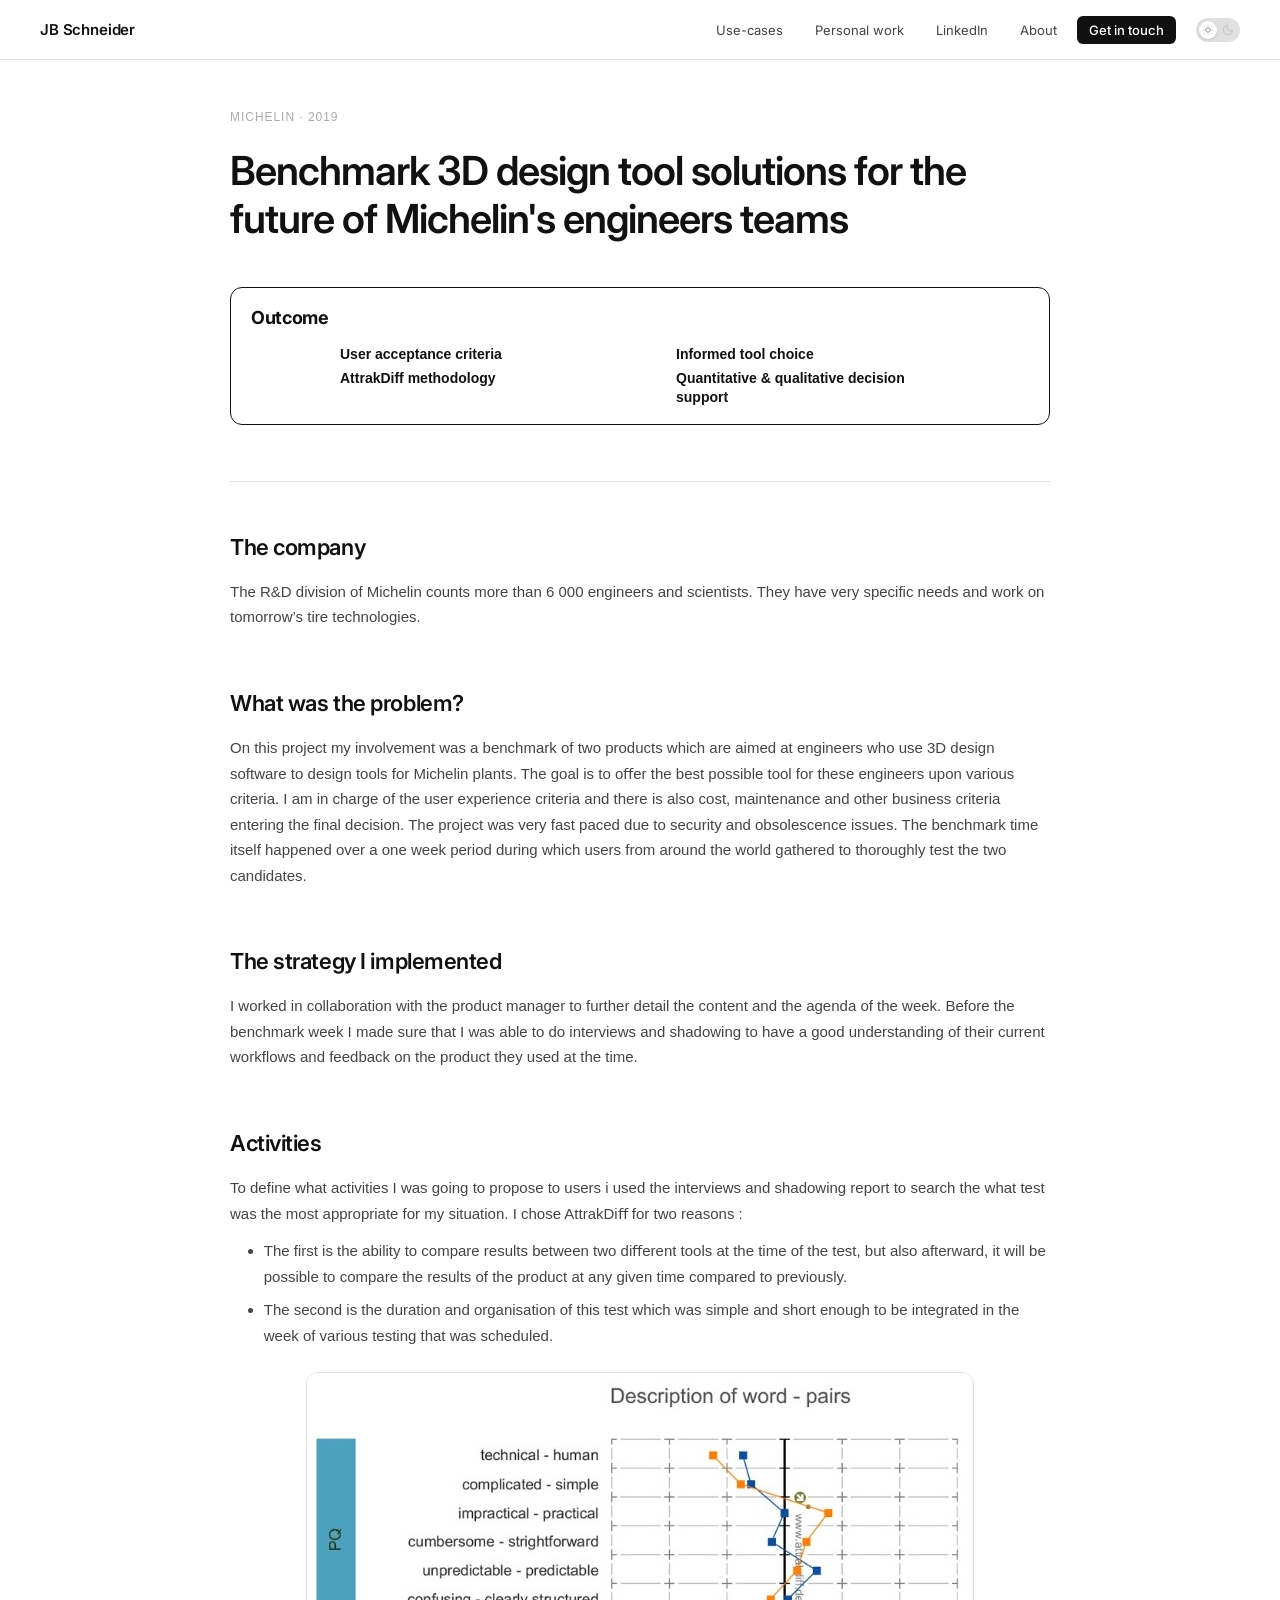
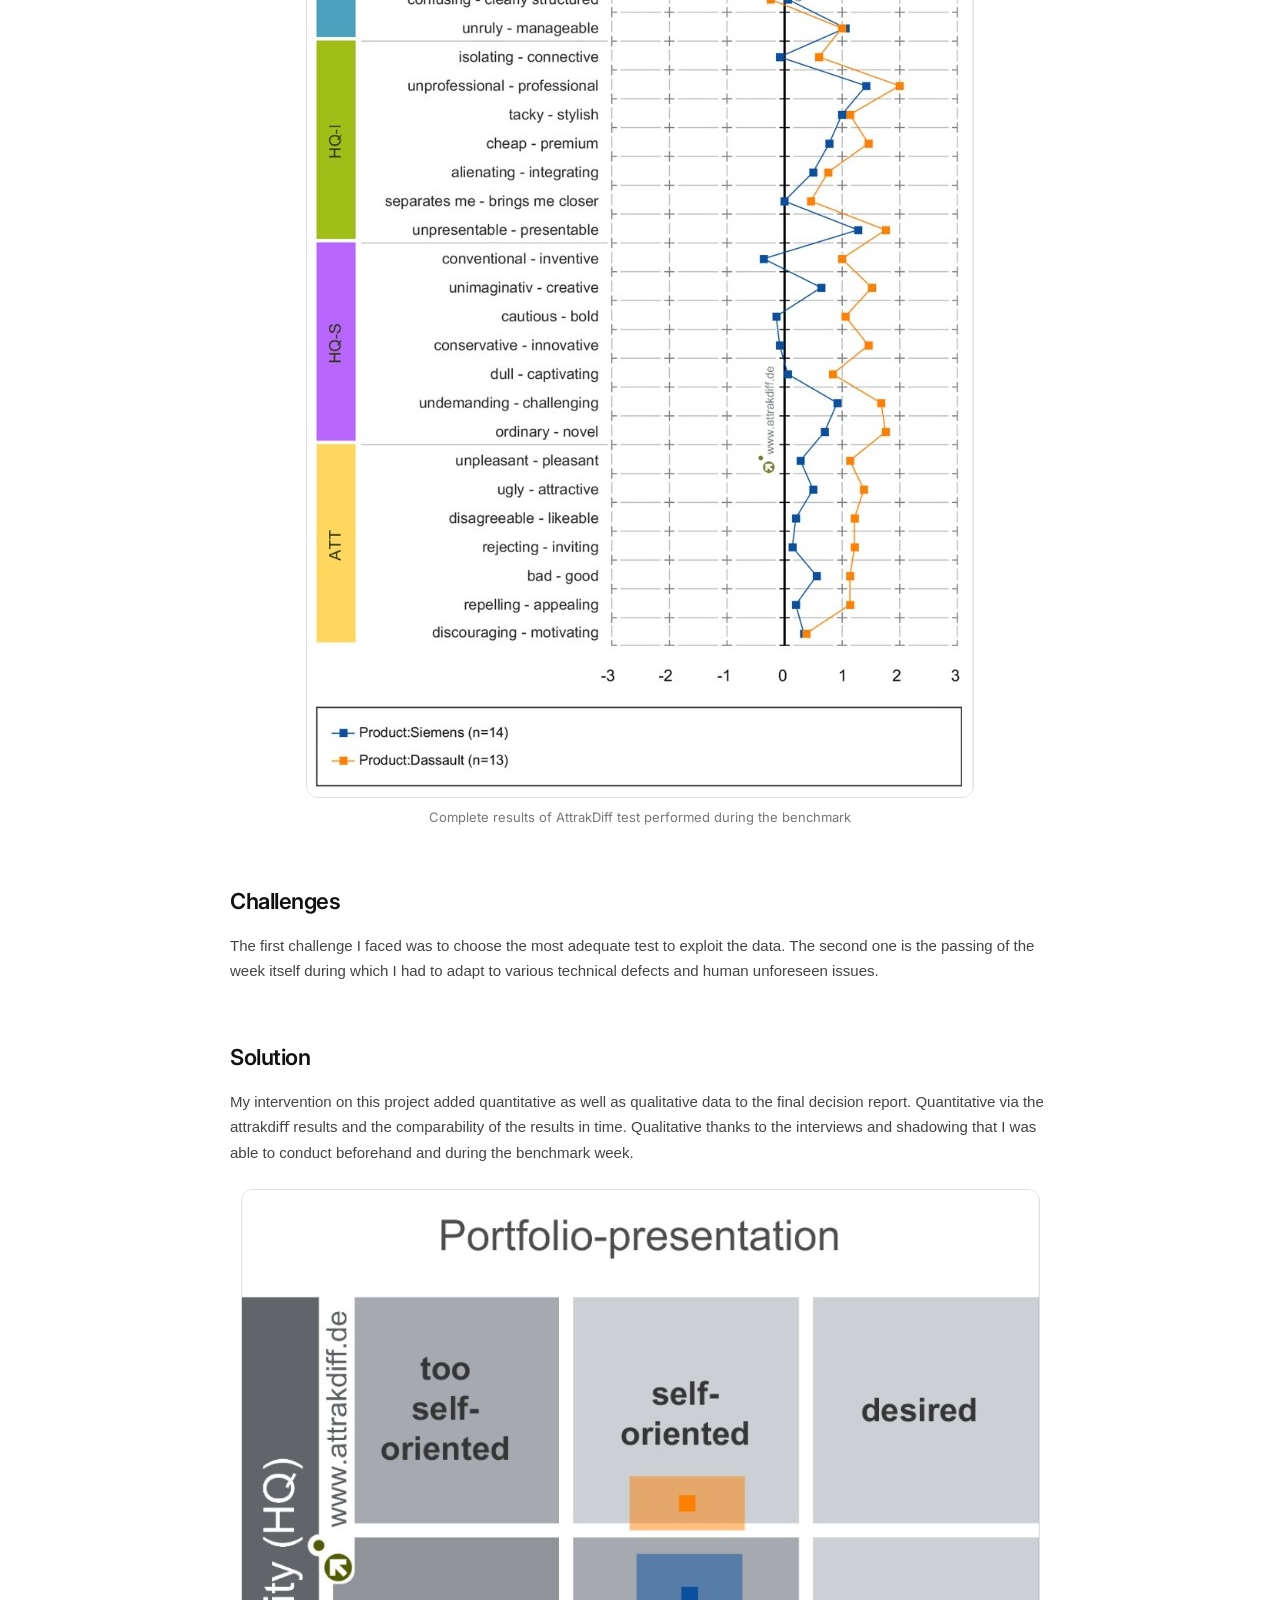
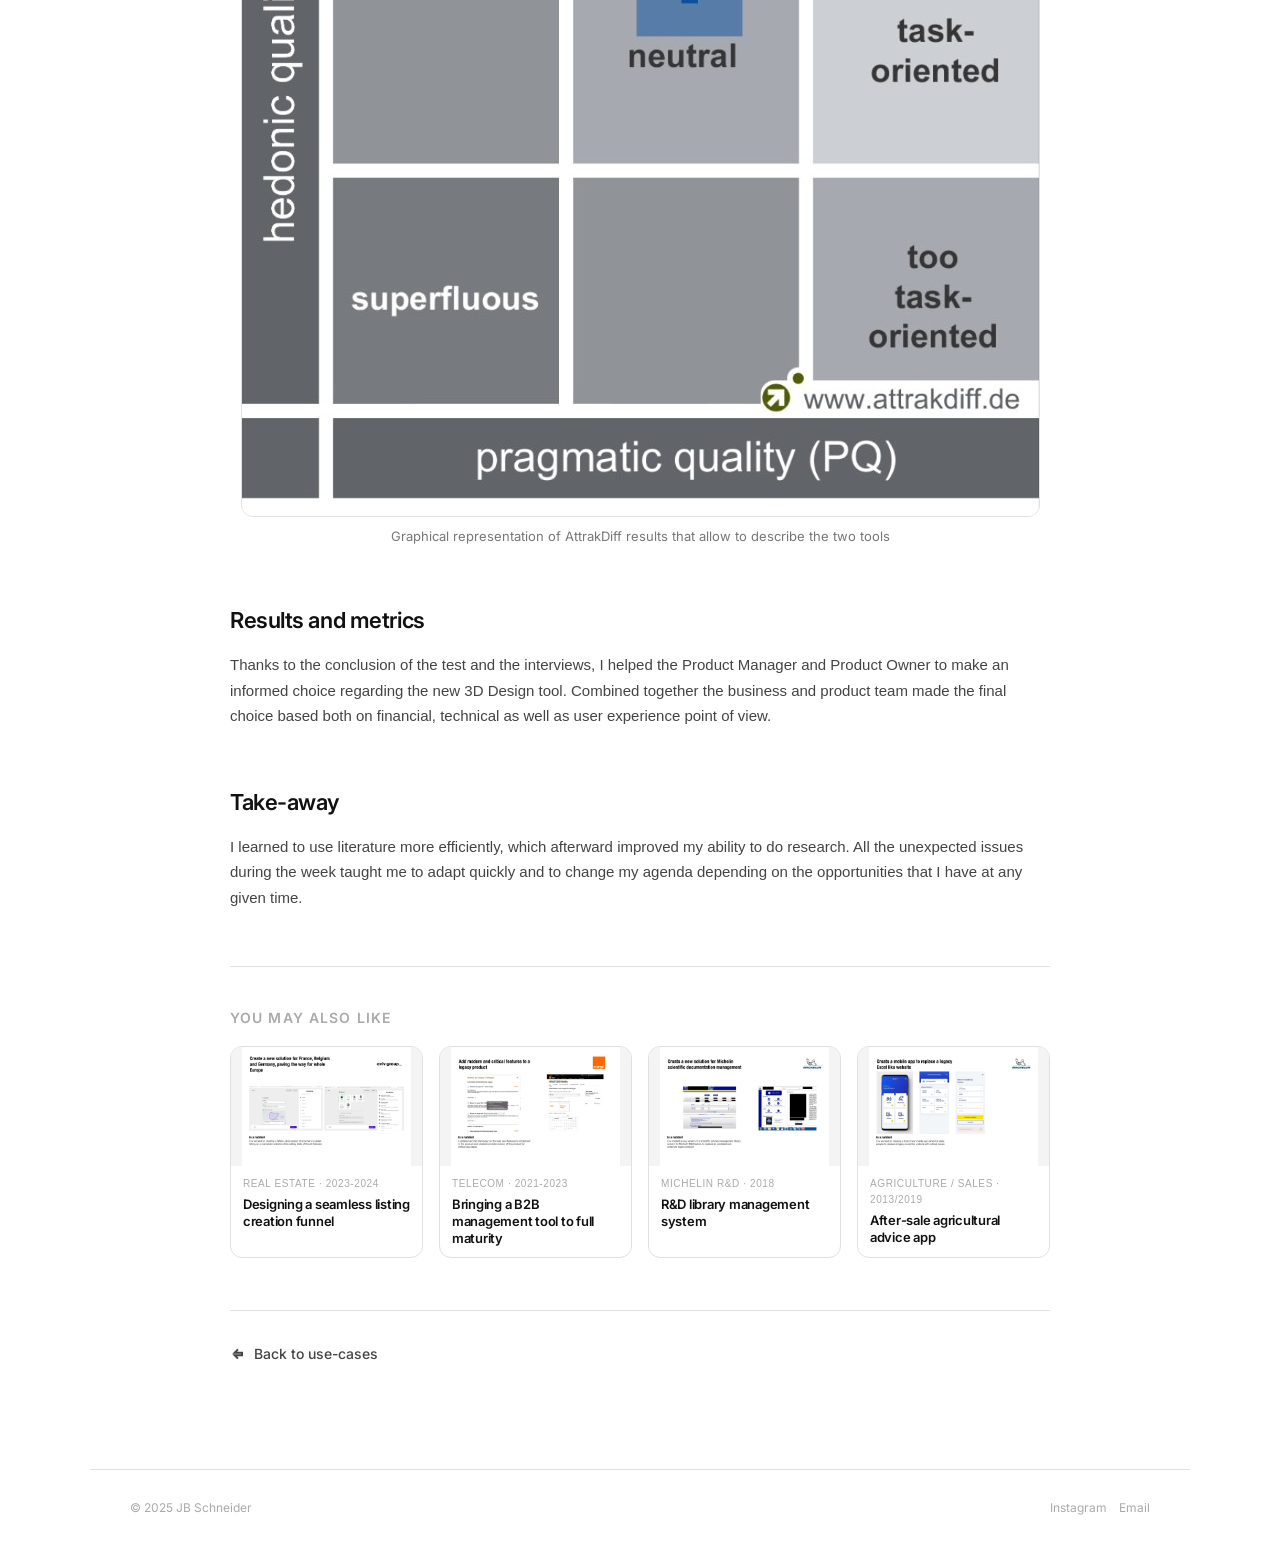
<file: case-study-michelin-3d-benchmark.html>
<!DOCTYPE html>
<html lang="en">
<head>
  <meta charset="UTF-8"/>
  <meta name="viewport" content="width=device-width, initial-scale=1.0"/>
  <meta name="description" content="Case study: Benchmark 3D design tool solutions for the future of Michelin's engineers teams — Michelin R&D"/>
  <title>3D design tool benchmark — Michelin R&D · JB Schneider</title>
  <link rel="preconnect" href="https://fonts.googleapis.com"/>
  <link rel="preconnect" href="https://fonts.gstatic.com" crossorigin/>
  <link href="https://fonts.googleapis.com/css2?family=Inter:wght@300;400;500;600&display=swap" rel="stylesheet"/>
  <link rel="stylesheet" href="styles.css"/>
  <link rel="stylesheet" href="case-study.css"/>
  <script>
    (function() {
      try {
        var s = localStorage.getItem('jb-portfolio-theme');
        if (s === 'dark') document.documentElement.classList.add('dark-mode');
        else if (s === 'light') document.documentElement.classList.add('theme-light');
      } catch (_) {}
    })();
  </script>
</head>
<body class="case-study-page">

<!-- ── NAV ──────────────────────────────────── -->
<nav>
  <a href="index.html" class="nav-logo">JB Schneider</a>
  <div class="nav-right">
    <ul class="nav-links">
      <li><a href="index.html#work">Use-cases</a></li>
      <li><a href="https://www.instagram.com/jb_schneidr/" target="_blank" rel="noopener noreferrer">Personal work</a></li>
      <li><a href="https://www.linkedin.com/in/" target="_blank" rel="noopener noreferrer">LinkedIn</a></li>
      <li><a href="about.html">About</a></li>
      <li><a href="index.html#contact" class="nav-cta">Get in touch</a></li>
    </ul>
    <button type="button" class="theme-toggle" aria-label="Toggle dark mode" title="Toggle dark mode">
      <span class="theme-toggle__track">
        <span class="theme-toggle__thumb"></span>
      </span>
      <span class="theme-toggle__icons" aria-hidden="true">
        <svg class="theme-toggle__sun" viewBox="0 0 24 24" fill="none" stroke="currentColor" stroke-width="1.5"><path d="M12 3v1.5M12 19.5V21M4.22 4.22l1.06 1.06M18.72 18.72l1.06 1.06M3 12h1.5M19.5 12H21M4.22 19.78l1.06-1.06M18.72 5.28l1.06-1.06M12 16.5a4.5 4.5 0 1 0 0-9 4.5 4.5 0 0 0 0 9z"/></svg>
        <svg class="theme-toggle__moon" viewBox="0 0 24 24" fill="none" stroke="currentColor" stroke-width="1.5"><path d="M21 12.79A9 9 0 1 1 11.21 3 7 7 0 0 0 21 12.79z"/></svg>
      </span>
    </button>
  </div>
</nav>

<article class="case-study case-study--benchmark">

  <!-- Hero -->
  <header class="case-study-hero">
    <div class="case-study-hero-inner">
      <p class="case-study-meta">Michelin · 2019</p>
      <h1 class="case-study-title">Benchmark 3D design tool solutions for the future of Michelin's engineers teams</h1>
      <div class="case-study-kpi-tile">
        <h3 class="case-study-kpi-title">Outcome</h3>
        <div class="case-study-kpi-grid">
          <div class="case-study-kpi-col">
            <p class="case-study-kpi-line">User acceptance criteria</p>
            <p class="case-study-kpi-line case-study-kpi-sub">AttrakDiff methodology</p>
          </div>
          <div class="case-study-kpi-col">
            <p class="case-study-kpi-line">Informed tool choice</p>
            <p class="case-study-kpi-line case-study-kpi-sub">Quantitative & qualitative decision support</p>
          </div>
        </div>
      </div>
    </div>
  </header>

  <div class="case-study-body">

    <!-- The company -->
    <section class="case-study-block">
      <h2 class="case-study-h2">The company</h2>
      <p class="case-study-lead">The R&D division of Michelin counts more than 6 000 engineers and scientists. They have very specific needs and work on tomorrow’s tire technologies.</p>
    </section>

    <!-- What was the problem? -->
    <section class="case-study-block">
      <h2 class="case-study-h2">What was the problem?</h2>
      <p>On this project my involvement was a benchmark of two products which are aimed at engineers who use 3D design software to design tools for Michelin plants. The goal is to oﬀer the best possible tool for these engineers upon various criteria. I am in charge of the user experience criteria and there is also cost, maintenance and other business criteria entering the ﬁnal decision. The project was very fast paced due to security and obsolescence issues. The benchmark time itself happened over a one week period during which users from around the world gathered to thoroughly test the two candidates.</p>
    </section>

    <!-- The strategy I implemented -->
    <section class="case-study-block">
      <h2 class="case-study-h2">The strategy I implemented</h2>
      <p>I worked in collaboration with the product manager to further detail the content and the agenda of the week. Before the benchmark week I made sure that I was able to do interviews and shadowing to have a good understanding of their current workﬂows and feedback on the product they used at the time.</p>
    </section>

    <!-- Activities -->
    <section class="case-study-block">
      <h2 class="case-study-h2">Activities</h2>
      <p>To deﬁne what activities I was going to propose to users i used the interviews and shadowing report to search the what test was the most appropriate for my situation. I chose AttrakDiﬀ for two reasons :</p>
      <ul class="case-study-list">
        <li>The ﬁrst is the ability to compare results between two diﬀerent tools at the time of the test, but also afterward, it will be possible to compare the results of the product at any given time compared to previously.</li>
        <li>The second is the duration and organisation of this test which was simple and short enough to be integrated in the week of various testing that was scheduled.</li>
      </ul>
      <figure class="case-study-fig case-study-fig-big">
        <img src="assets/Benchmark_2-82440069-269d-4091-8a7b-01f03a69628f-aff43b2d-c22e-4637-88cc-fb6e1c7814f3.png" alt="Description of word-pairs — AttrakDiff comparison of two product candidates"/>
        <figcaption>Complete results of AttrakDiff test performed during the benchmark</figcaption>
      </figure>
    </section>

    <!-- Challenges -->
    <section class="case-study-block">
      <h2 class="case-study-h2">Challenges</h2>
      <p>The ﬁrst challenge I faced was to choose the most adequate test to exploit the data. The second one is the passing of the week itself during which I had to adapt to various technical defects and human unforeseen issues.</p>
    </section>

    <!-- Solution -->
    <section class="case-study-block">
      <h2 class="case-study-h2">Solution</h2>
      <p>My intervention on this project added quantitative as well as qualitative data to the ﬁnal decision report. Quantitative via the attrakdiﬀ results and the comparability of the results in time. Qualitative thanks to the interviews and shadowing that I was able to conduct beforehand and during the benchmark week.</p>
      <figure class="case-study-fig case-study-fig-big">
        <img src="assets/Benchmark_1-bdeb2535-513e-40f0-9f2c-8c0e65cf5328-5c37b753-3c43-4ad7-b480-d78f25ad4aaf.png" alt="Portfolio-presentation — hedonic vs pragmatic quality grid"/>
        <figcaption>Graphical representation of AttrakDiff results that allow to describe the two tools</figcaption>
      </figure>
    </section>

    <!-- Results and metrics -->
    <section class="case-study-block">
      <h2 class="case-study-h2">Results and metrics</h2>
      <p>Thanks to the conclusion of the test and the interviews, I helped the Product Manager and Product Owner to make an informed choice regarding the new 3D Design tool.

        Combined together the business and product team made the ﬁnal choice based both on ﬁnancial, technical as well as user experience point of view.</p>
    </section>

    <!-- Take-away -->
    <section class="case-study-block case-study-takeaway">
      <h2 class="case-study-h2">Take-away</h2>
      <p>I learned to use literature more efficiently, which afterward improved my ability to do research. All the unexpected issues during the week taught me to adapt quickly and to change my agenda depending on the opportunities that I have at any given time.</p>
    </section>

    <!-- You may also like -->
    <section class="case-study-also">
      <h2 class="case-study-also-title">You may also like</h2>
      <div class="case-study-also-grid">
        <a href="case-study-aviv-listing-funnel.html" class="case-study-also-tile">
          <div class="case-study-also-tile-img-wrap">
            <img src="assets/aviv-cover.png" alt="Listing creation funnel — Real Estate"/>
          </div>
          <div class="case-study-also-tile-content">
            <p class="case-study-also-tile-meta">Real Estate · 2023-2024</p>
            <h3 class="case-study-also-tile-title">Designing a seamless listing creation funnel</h3>
          </div>
        </a>
        <a href="case-study-orange.html" class="case-study-also-tile">
          <div class="case-study-also-tile-img-wrap">
            <img src="assets/orange-cover.png" alt="Orange B2B management tool — Telecom"/>
          </div>
          <div class="case-study-also-tile-content">
            <p class="case-study-also-tile-meta">Telecom · 2021-2023</p>
            <h3 class="case-study-also-tile-title">Bringing a B2B management tool to full maturity</h3>
          </div>
        </a>
        <a href="case-study-michelin-rd-library.html" class="case-study-also-tile">
          <div class="case-study-also-tile-img-wrap">
            <img src="assets/michelin-cover-1.png" alt="R&D library management — Michelin"/>
          </div>
          <div class="case-study-also-tile-content">
            <p class="case-study-also-tile-meta">Michelin R&D · 2018</p>
            <h3 class="case-study-also-tile-title">R&D library management system</h3>
          </div>
        </a>
        <a href="case-study-michelin-agriculture.html" class="case-study-also-tile">
          <div class="case-study-also-tile-img-wrap">
            <img src="assets/michelin-cover-3.png" alt="Agricultural advice app"/>
          </div>
          <div class="case-study-also-tile-content">
            <p class="case-study-also-tile-meta">Agriculture / Sales · 2013/2019</p>
            <h3 class="case-study-also-tile-title">After-sale agricultural advice app</h3>
          </div>
        </a>
      </div>
    </section>

  </div>

  <!-- Back to work -->
  <footer class="case-study-footer">
    <a href="index.html#work" class="case-study-back">
      <svg viewBox="0 0 12 12" fill="none" stroke="currentColor" stroke-width="1.5"><path d="M6 2.5L3.5 5H9v2H3.5L6 9.5"/></svg>
      Back to use-cases
    </a>
  </footer>

</article>

<!-- ── FOOTER ────────────────────────────────── -->
<footer>
  <span class="footer-left">© 2025 JB Schneider</span>
  <div class="footer-socials">
    <a href="https://www.instagram.com/jb_schneidr/" target="_blank" rel="noopener noreferrer">Instagram</a>
    <a href="mailto:hello@jbschneider.com">Email</a>
  </div>
</footer>

<script src="script.js"></script>
</body>
</html>
</file>
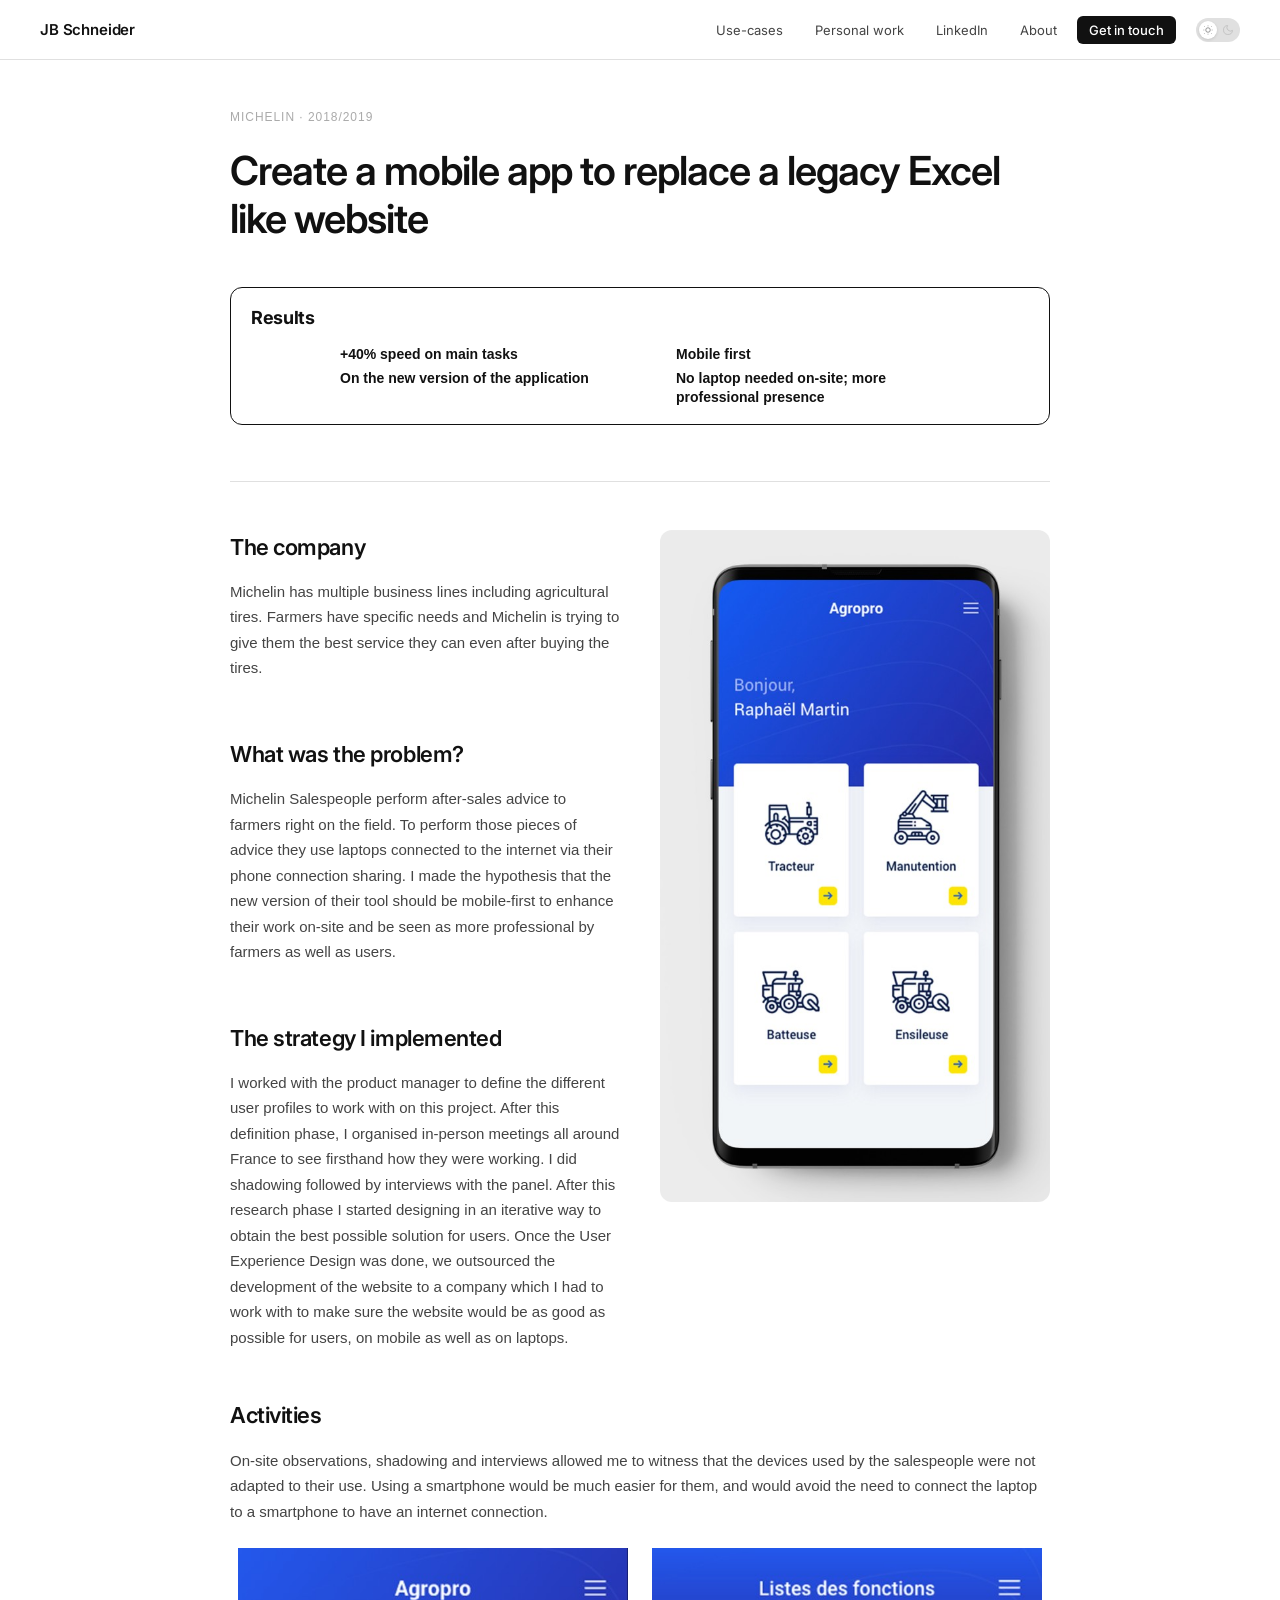
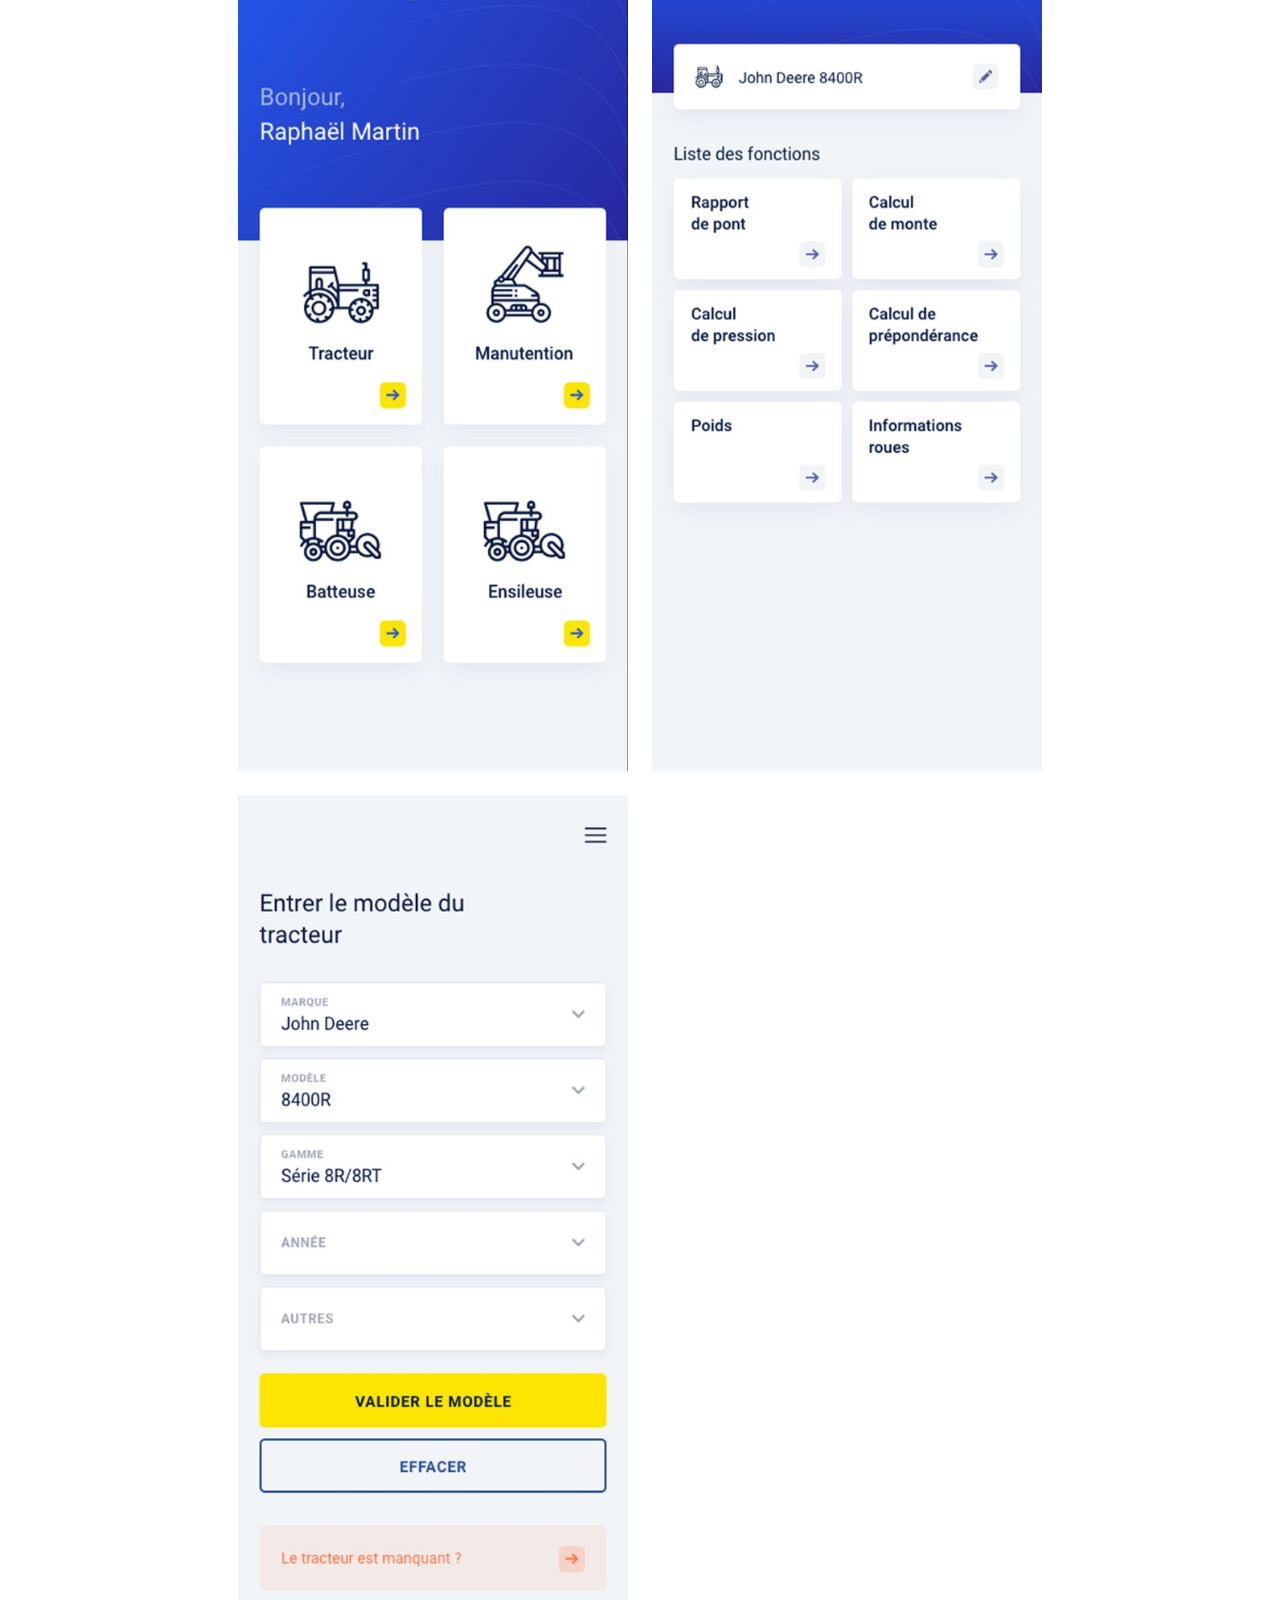
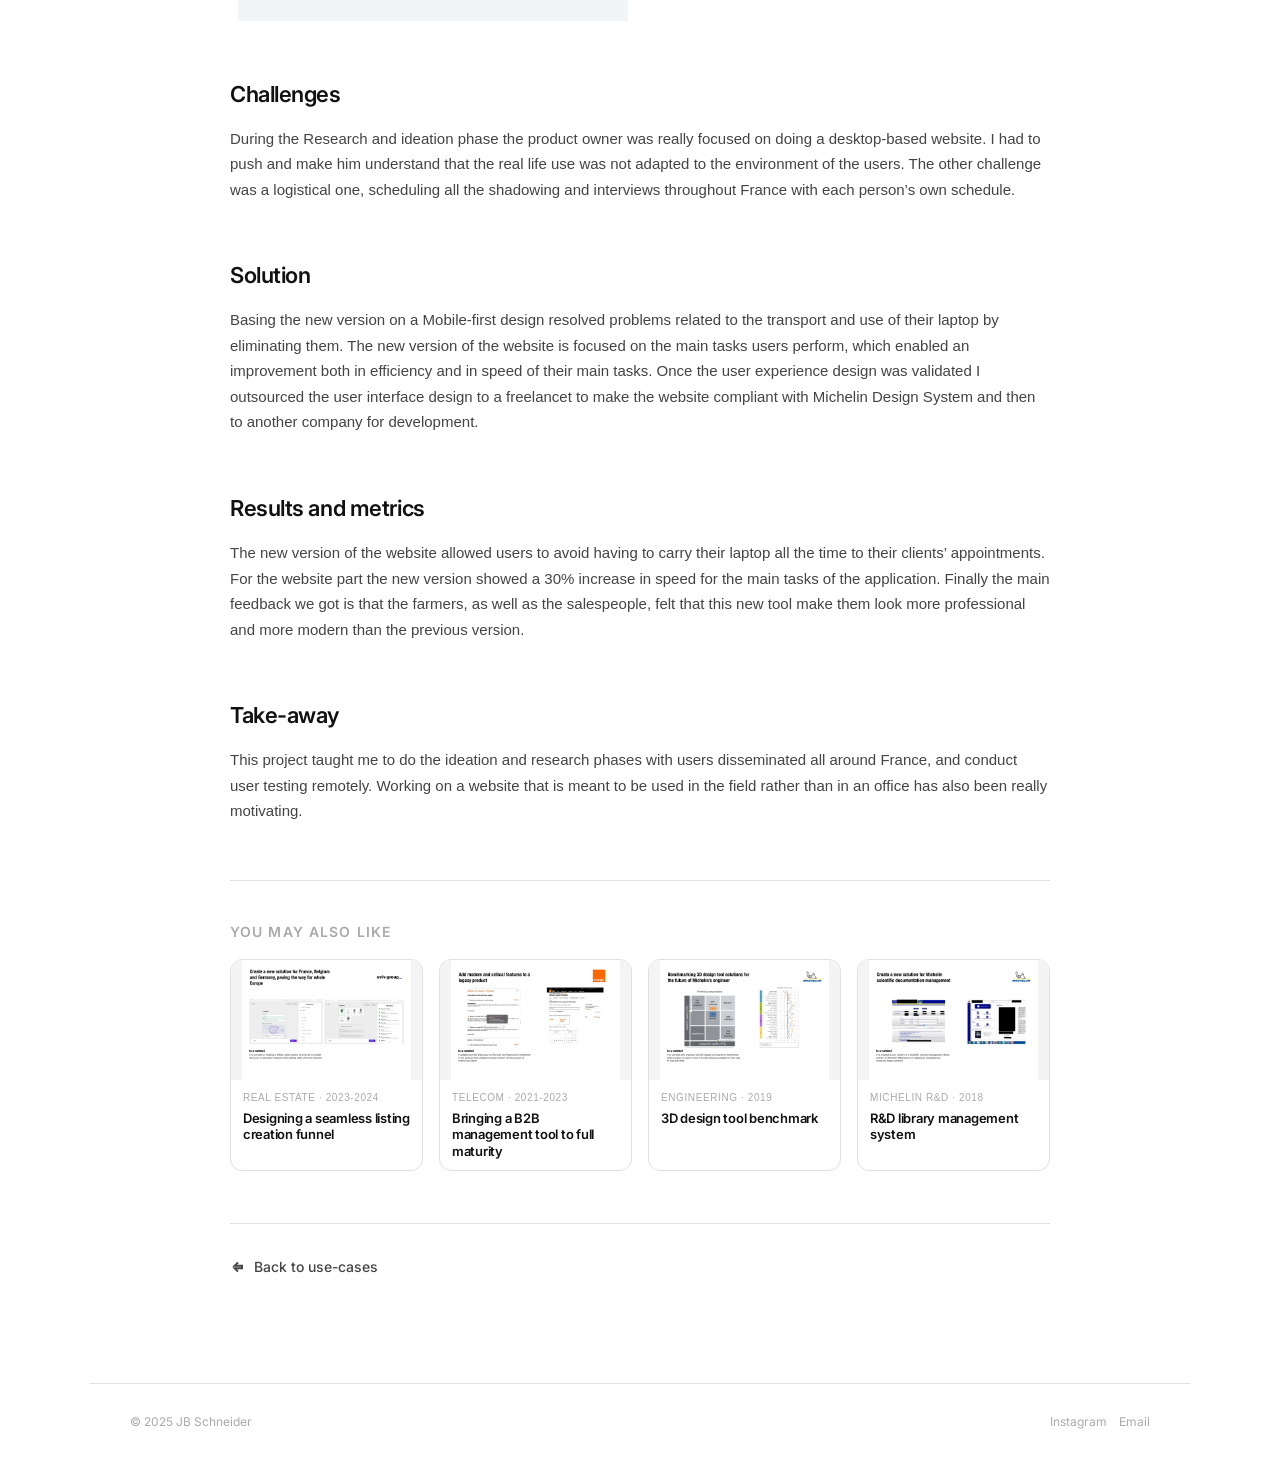
<file: case-study-michelin-agriculture.html>
<!DOCTYPE html>
<html lang="en">
<head>
  <meta charset="UTF-8"/>
  <meta name="viewport" content="width=device-width, initial-scale=1.0"/>
  <meta name="description" content="Case study: Create a mobile app to replace a legacy Excel like website — Michelin Agriculture"/>
  <title>After-sale agricultural advice app — Michelin · JB Schneider</title>
  <link rel="preconnect" href="https://fonts.googleapis.com"/>
  <link rel="preconnect" href="https://fonts.gstatic.com" crossorigin/>
  <link href="https://fonts.googleapis.com/css2?family=Inter:wght@300;400;500;600&display=swap" rel="stylesheet"/>
  <link rel="stylesheet" href="styles.css"/>
  <link rel="stylesheet" href="case-study.css"/>
  <script>
    (function() {
      try {
        var s = localStorage.getItem('jb-portfolio-theme');
        if (s === 'dark') document.documentElement.classList.add('dark-mode');
        else if (s === 'light') document.documentElement.classList.add('theme-light');
      } catch (_) {}
    })();
  </script>
</head>
<body class="case-study-page">

<!-- ── NAV ──────────────────────────────────── -->
<nav>
  <a href="index.html" class="nav-logo">JB Schneider</a>
  <div class="nav-right">
    <ul class="nav-links">
      <li><a href="index.html#work">Use-cases</a></li>
      <li><a href="https://www.instagram.com/jb_schneidr/" target="_blank" rel="noopener noreferrer">Personal work</a></li>
      <li><a href="https://www.linkedin.com/in/" target="_blank" rel="noopener noreferrer">LinkedIn</a></li>
      <li><a href="about.html">About</a></li>
      <li><a href="index.html#contact" class="nav-cta">Get in touch</a></li>
    </ul>
    <button type="button" class="theme-toggle" aria-label="Toggle dark mode" title="Toggle dark mode">
      <span class="theme-toggle__track">
        <span class="theme-toggle__thumb"></span>
      </span>
      <span class="theme-toggle__icons" aria-hidden="true">
        <svg class="theme-toggle__sun" viewBox="0 0 24 24" fill="none" stroke="currentColor" stroke-width="1.5"><path d="M12 3v1.5M12 19.5V21M4.22 4.22l1.06 1.06M18.72 18.72l1.06 1.06M3 12h1.5M19.5 12H21M4.22 19.78l1.06-1.06M18.72 5.28l1.06-1.06M12 16.5a4.5 4.5 0 1 0 0-9 4.5 4.5 0 0 0 0 9z"/></svg>
        <svg class="theme-toggle__moon" viewBox="0 0 24 24" fill="none" stroke="currentColor" stroke-width="1.5"><path d="M21 12.79A9 9 0 1 1 11.21 3 7 7 0 0 0 21 12.79z"/></svg>
      </span>
    </button>
  </div>
</nav>

<article class="case-study">

  <!-- Hero -->
  <header class="case-study-hero">
    <div class="case-study-hero-inner">
      <p class="case-study-meta">Michelin · 2018/2019</p>
      <h1 class="case-study-title">Create a mobile app to replace a legacy Excel like website</h1>
      <div class="case-study-kpi-tile">
        <h3 class="case-study-kpi-title">Results</h3>
        <div class="case-study-kpi-grid">
          <div class="case-study-kpi-col">
            <p class="case-study-kpi-line">+40% speed on main tasks</p>
            <p class="case-study-kpi-line case-study-kpi-sub">On the new version of the application</p>
          </div>
          <div class="case-study-kpi-col">
            <p class="case-study-kpi-line">Mobile first</p>
            <p class="case-study-kpi-line case-study-kpi-sub">No laptop needed on-site; more professional presence</p>
          </div>
        </div>
      </div>
    </div>
  </header>

  <div class="case-study-body">

    <!-- Split: The company + next sections with Agropro image on the right -->
    <div class="case-study-split">
      <div class="case-study-split-text">
        <!-- The company -->
        <section class="case-study-block">
          <h2 class="case-study-h2">The company</h2>
          <p class="case-study-lead">Michelin has multiple business lines including agricultural tires. Farmers have specific needs and Michelin is trying to give them the best service they can even after buying the tires.</p>
        </section>

        <!-- What was the problem? -->
        <section class="case-study-block">
          <h2 class="case-study-h2">What was the problem?</h2>
          <p>Michelin Salespeople perform after-sales advice to farmers right on the field. To perform those pieces of advice they use laptops connected to the internet via their phone connection sharing. I made the hypothesis that the new version of their tool should be mobile-ﬁrst to enhance their work on-site and be seen as more professional by farmers as well as users.</p>
        </section>

        <!-- The strategy I implemented -->
        <section class="case-study-block">
          <h2 class="case-study-h2">The strategy I implemented</h2>
          <p>I worked with the product manager to define the different user profiles to work with on this project. After this definition phase, I organised in-person meetings all around France to see firsthand how they were working. I did shadowing followed by interviews with the panel. After this research phase I started designing in an iterative way to obtain the best possible solution for users. Once the User Experience Design was done, we outsourced the development of the website to a company which I had to work with to make sure the website would be as good as possible for users, on mobile as well as on laptops.</p>
        </section>
      </div>
      <figure class="case-study-split-fig case-study-split-fig--no-border case-study-split-fig--static" aria-hidden="true">
        <img src="assets/Mockup-agropro-1_1-96a63eef-d323-4b4a-93f4-31d4ac4de66f.png" alt="Agropro mobile app — homepage with Tracteur, Manutention, Batteuse, Ensileuse"/>
      </figure>
    </div>

    <!-- Activities -->
    <section class="case-study-block">
      <h2 class="case-study-h2">Activities</h2>
      <p>On-site observations, shadowing and interviews allowed me to witness that the devices used by the salespeople were not adapted to their use. Using a smartphone would be much easier for them, and would avoid the need to connect the laptop to a smartphone to have an internet connection.</p>
      <div class="case-study-gallery case-study-gallery--390">
        <figure class="case-study-fig case-study-fig-big">
          <img src="assets/2-c886f412-cd6e-46ef-a894-a08d551c78e5.png" alt="Agropro — Tracteur, Manutention, Batteuse, Ensileuse"/>
        </figure>
        <figure class="case-study-fig case-study-fig-big">
          <img src="assets/3-16085a4c-8699-498c-bc5f-193b297344ff.png" alt="Entrer le modèle du tracteur — tractor model form"/>
        </figure>
        <figure class="case-study-fig case-study-fig-big case-study-fig-wide">
          <img src="assets/4-46b9cc53-318c-4cf5-b0cc-0268e1134a17.png" alt="Agropro — Tracteur, Manutention, Batteuse, Ensilense"/>
        </figure>
      </div>
    </section>

    <!-- Challenges -->
    <section class="case-study-block">
      <h2 class="case-study-h2">Challenges</h2>
      <p>During the Research and ideation phase the product owner was really focused on doing a desktop-based website. I had to push and make him understand that the real life use was not adapted to the environment of the users. The other challenge was a logistical one, scheduling all the shadowing and interviews throughout France with each person’s own schedule.</p>
    </section>

    <!-- Solution -->
    <section class="case-study-block">
      <h2 class="case-study-h2">Solution</h2>
      <p>Basing the new version on a Mobile-ﬁrst design resolved problems related to the transport and use of their laptop by eliminating them. The new version of the website is focused on the main tasks users perform, which enabled an improvement both in efficiency and in speed of their main tasks. Once the user experience design was validated I outsourced the user interface design to a freelancet to make the website compliant with Michelin Design System and then to another company for development.</p>
    </section>

    <!-- Results and metrics -->
    <section class="case-study-block">
      <h2 class="case-study-h2">Results and metrics</h2>
      <p>The new version of the website allowed users to avoid having to carry their laptop all the time to their clients’ appointments. For the website part the new version showed a 30% increase in speed for the main tasks of the application.

        Finally the main feedback we got is that the farmers, as well as the salespeople, felt that this new tool make them look more professional and more modern than the previous version.</p>
    </section>

    <!-- Take-away -->
    <section class="case-study-block case-study-takeaway">
      <h2 class="case-study-h2">Take-away</h2>
      <p>This project taught me to do the ideation and research phases with users disseminated all around France, and conduct user testing remotely. Working on a website that is meant to be used in the field rather than in an office has also been really motivating.</p>
    </section>

    <!-- You may also like -->
    <section class="case-study-also">
      <h2 class="case-study-also-title">You may also like</h2>
      <div class="case-study-also-grid">
        <a href="case-study-aviv-listing-funnel.html" class="case-study-also-tile">
          <div class="case-study-also-tile-img-wrap">
            <img src="assets/aviv-cover.png" alt="Listing creation funnel — Real Estate"/>
          </div>
          <div class="case-study-also-tile-content">
            <p class="case-study-also-tile-meta">Real Estate · 2023-2024</p>
            <h3 class="case-study-also-tile-title">Designing a seamless listing creation funnel</h3>
          </div>
        </a>
        <a href="case-study-orange.html" class="case-study-also-tile">
          <div class="case-study-also-tile-img-wrap">
            <img src="assets/orange-cover.png" alt="Orange B2B management tool — Telecom"/>
          </div>
          <div class="case-study-also-tile-content">
            <p class="case-study-also-tile-meta">Telecom · 2021-2023</p>
            <h3 class="case-study-also-tile-title">Bringing a B2B management tool to full maturity</h3>
          </div>
        </a>
        <a href="case-study-michelin-3d-benchmark.html" class="case-study-also-tile">
          <div class="case-study-also-tile-img-wrap">
            <img src="assets/michelin-cover-2.png" alt="3D design tool benchmark"/>
          </div>
          <div class="case-study-also-tile-content">
            <p class="case-study-also-tile-meta">Engineering · 2019</p>
            <h3 class="case-study-also-tile-title">3D design tool benchmark</h3>
          </div>
        </a>
        <a href="case-study-michelin-rd-library.html" class="case-study-also-tile">
          <div class="case-study-also-tile-img-wrap">
            <img src="assets/michelin-cover-1.png" alt="R&D library management — Michelin"/>
          </div>
          <div class="case-study-also-tile-content">
            <p class="case-study-also-tile-meta">Michelin R&D · 2018</p>
            <h3 class="case-study-also-tile-title">R&D library management system</h3>
          </div>
        </a>
      </div>
    </section>

  </div>

  <!-- Back to work -->
  <footer class="case-study-footer">
    <a href="index.html#work" class="case-study-back">
      <svg viewBox="0 0 12 12" fill="none" stroke="currentColor" stroke-width="1.5"><path d="M6 2.5L3.5 5H9v2H3.5L6 9.5"/></svg>
      Back to use-cases
    </a>
  </footer>

</article>

<!-- ── FOOTER ────────────────────────────────── -->
<footer>
  <span class="footer-left">© 2025 JB Schneider</span>
  <div class="footer-socials">
    <a href="https://www.instagram.com/jb_schneidr/" target="_blank" rel="noopener noreferrer">Instagram</a>
    <a href="mailto:hello@jbschneider.com">Email</a>
  </div>
</footer>

<script src="script.js"></script>
</body>
</html>
</file>
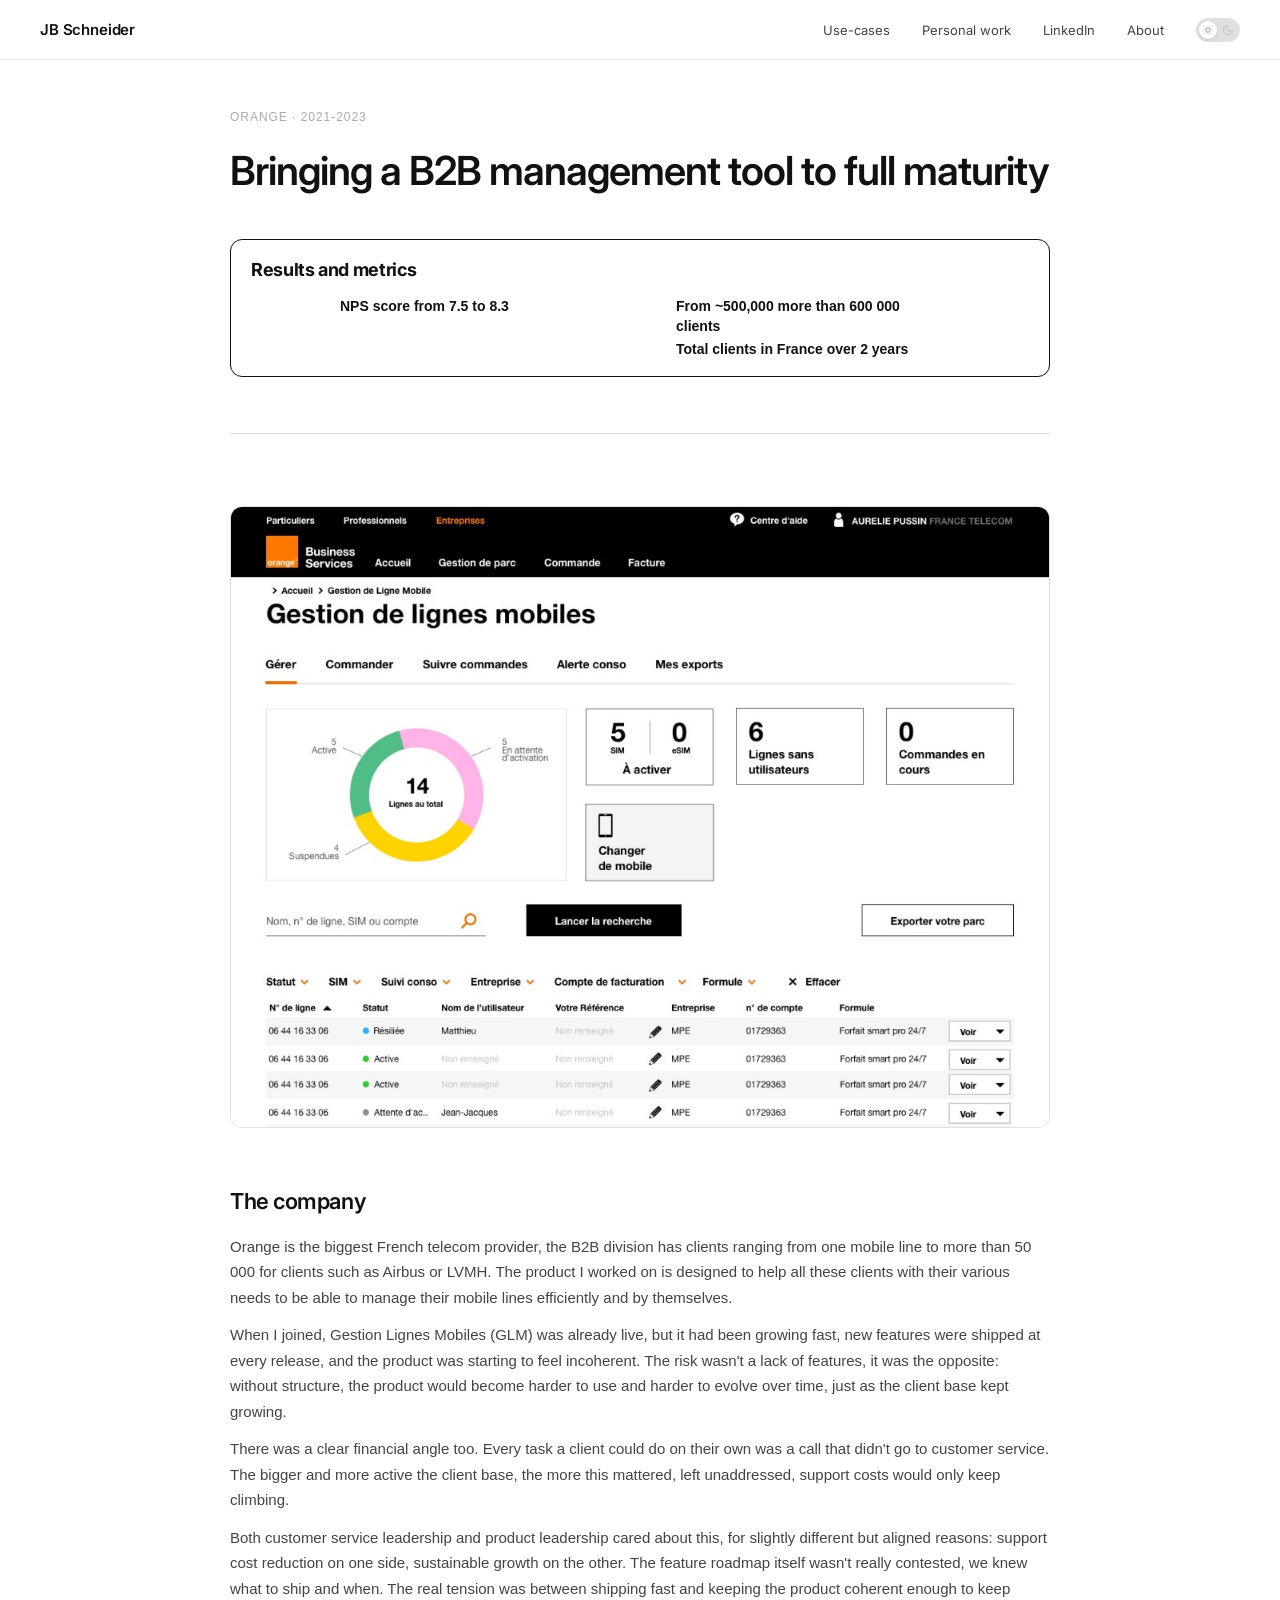
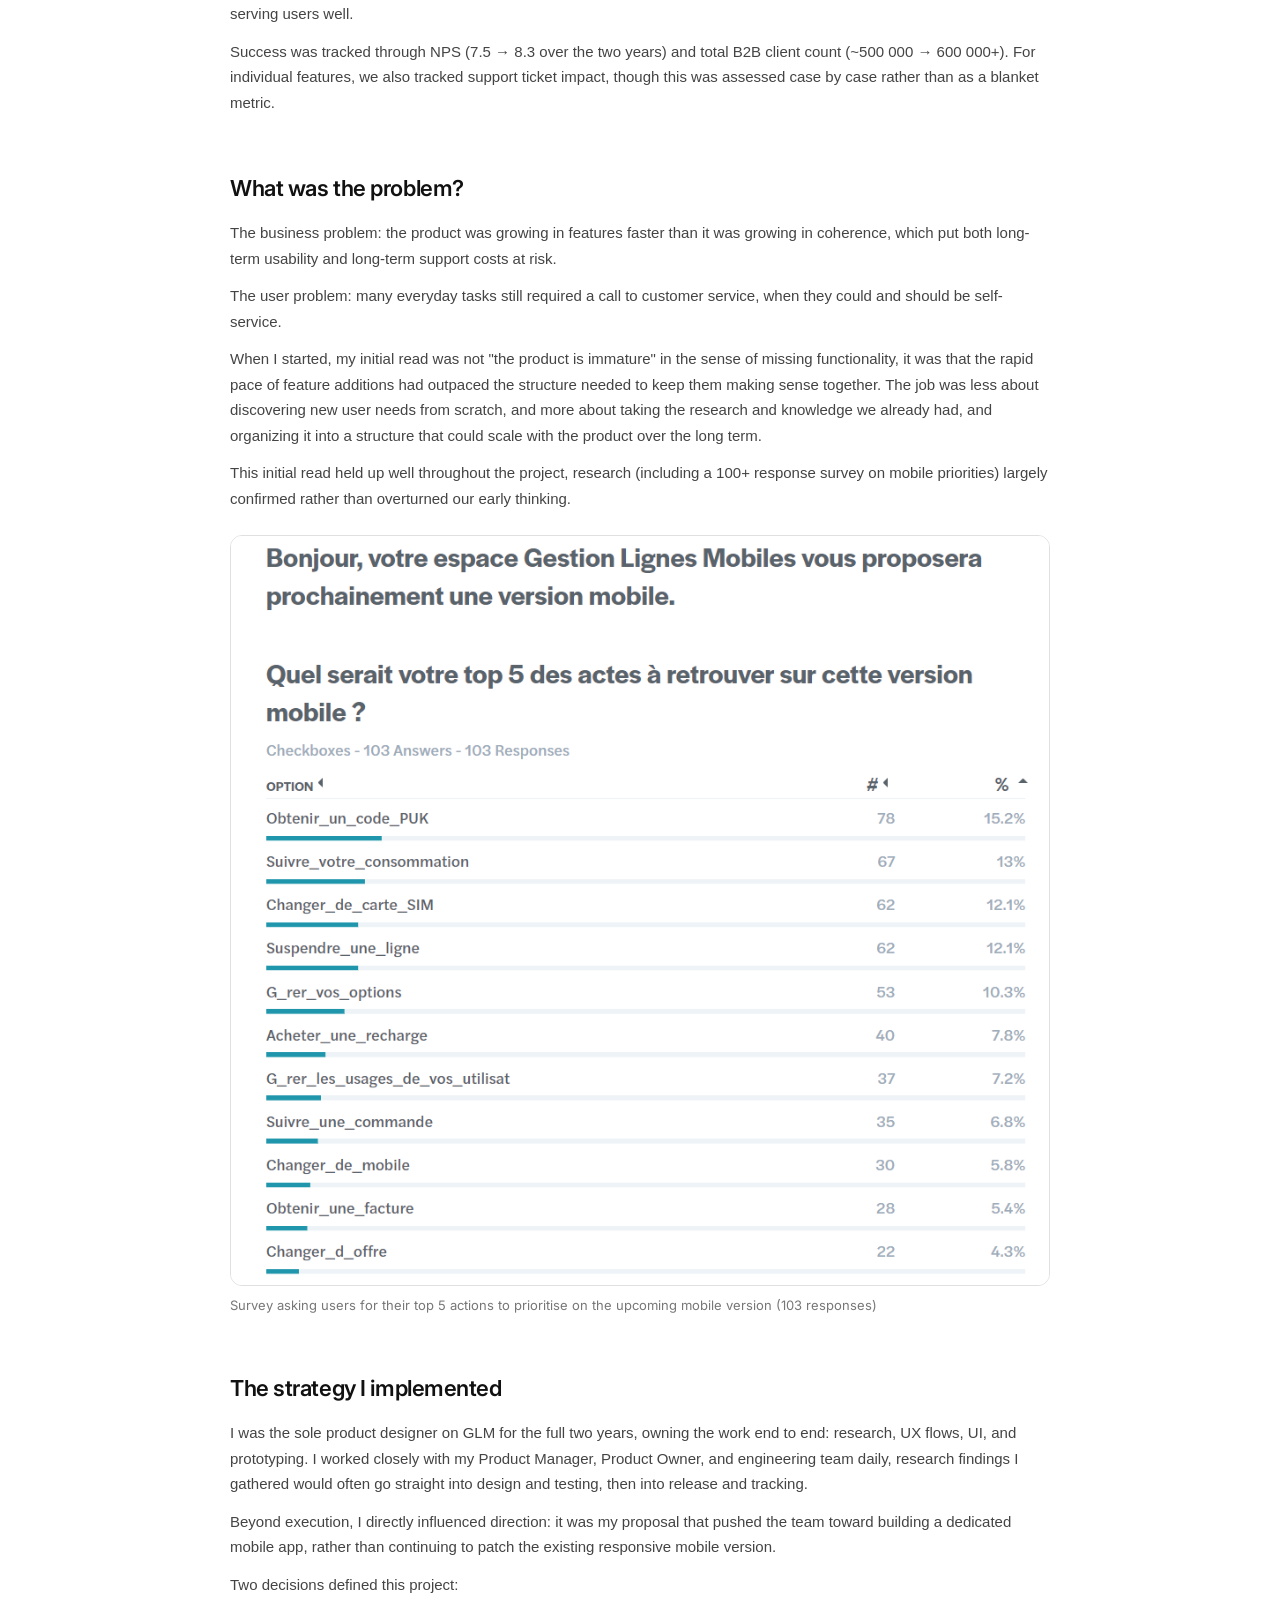
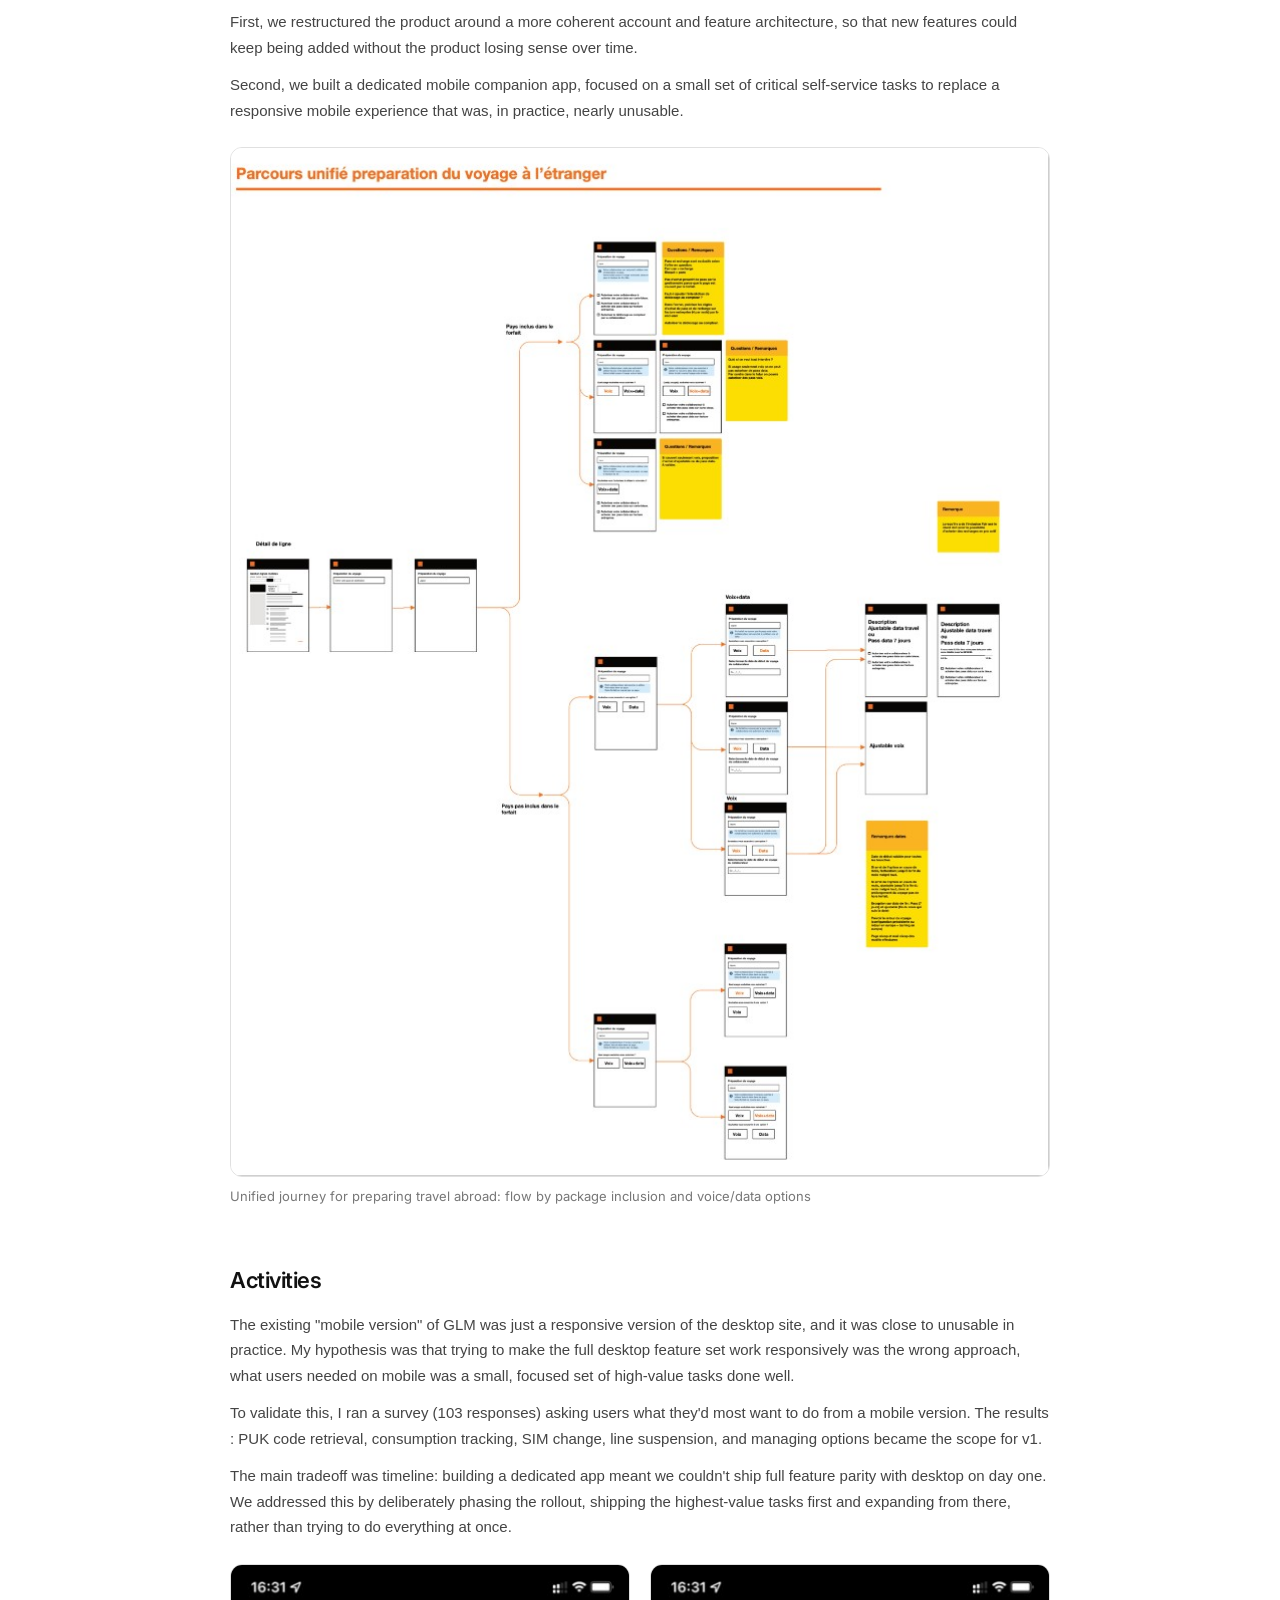
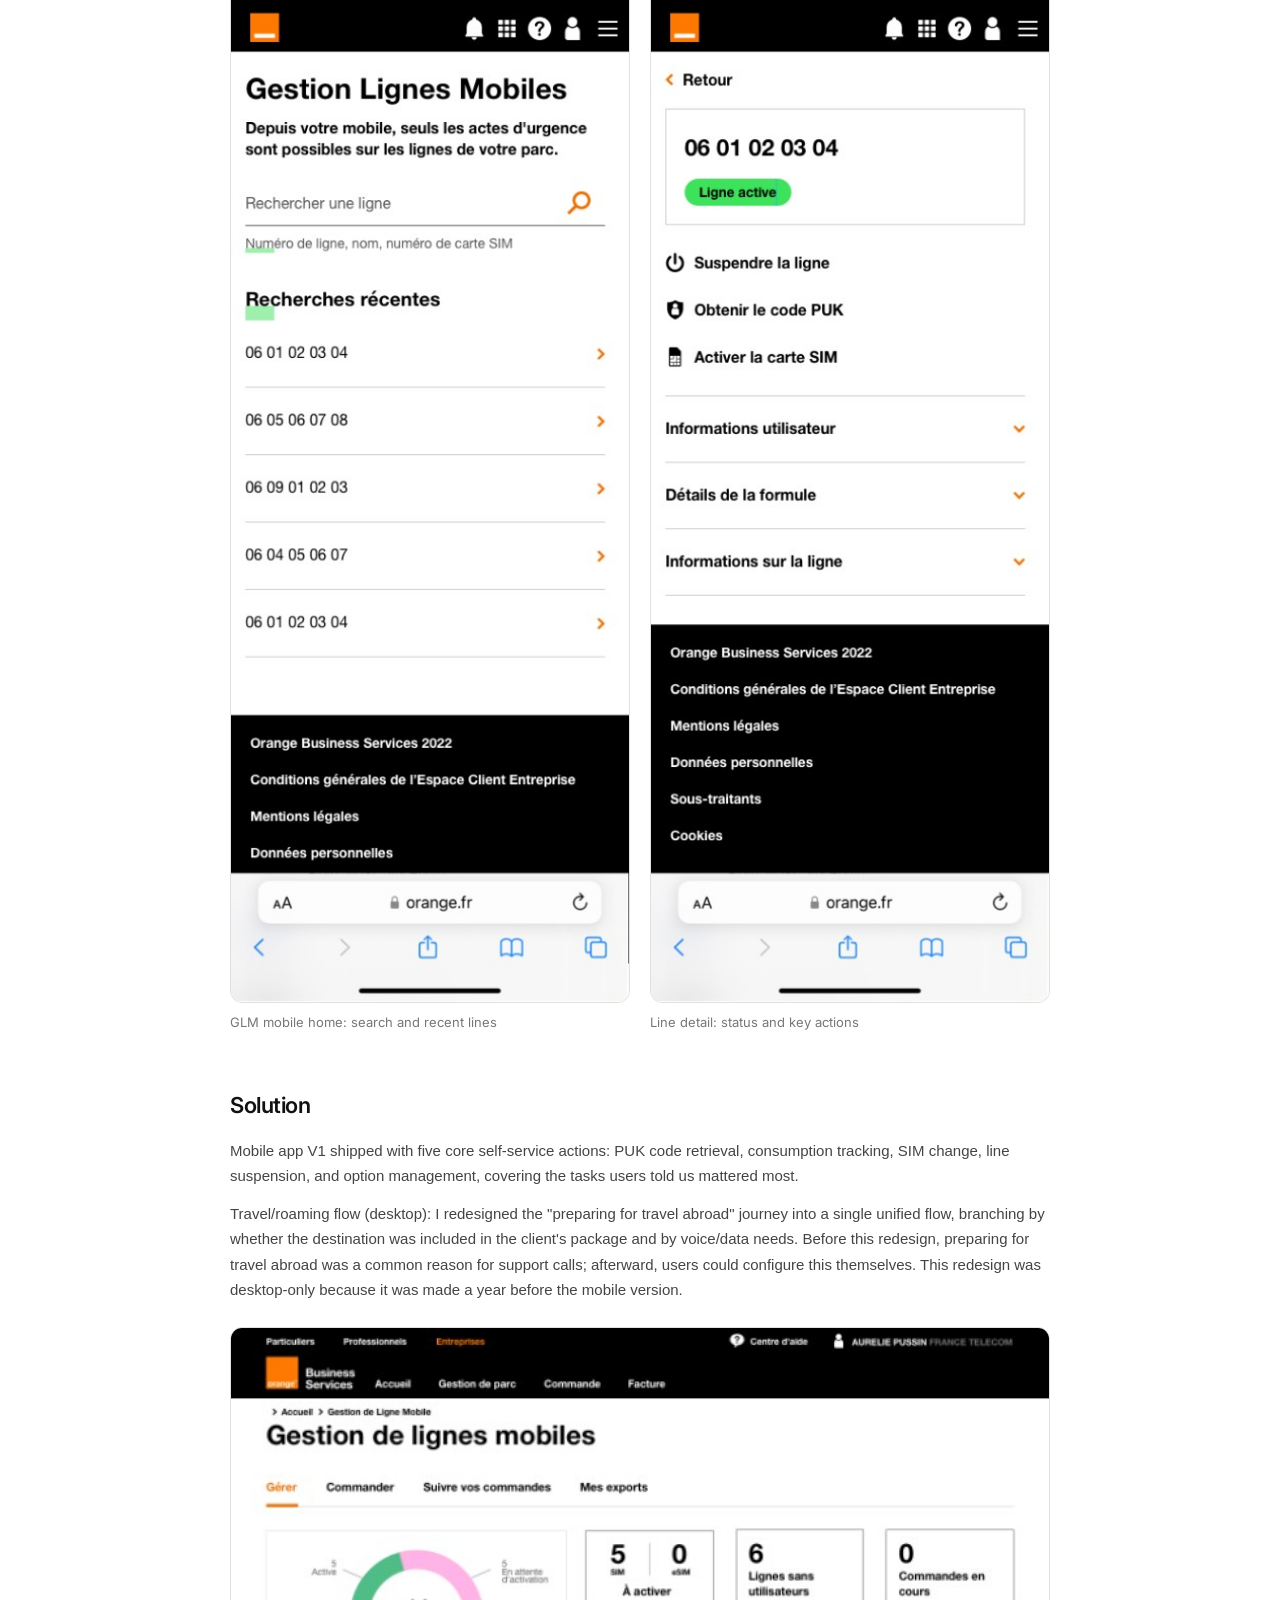
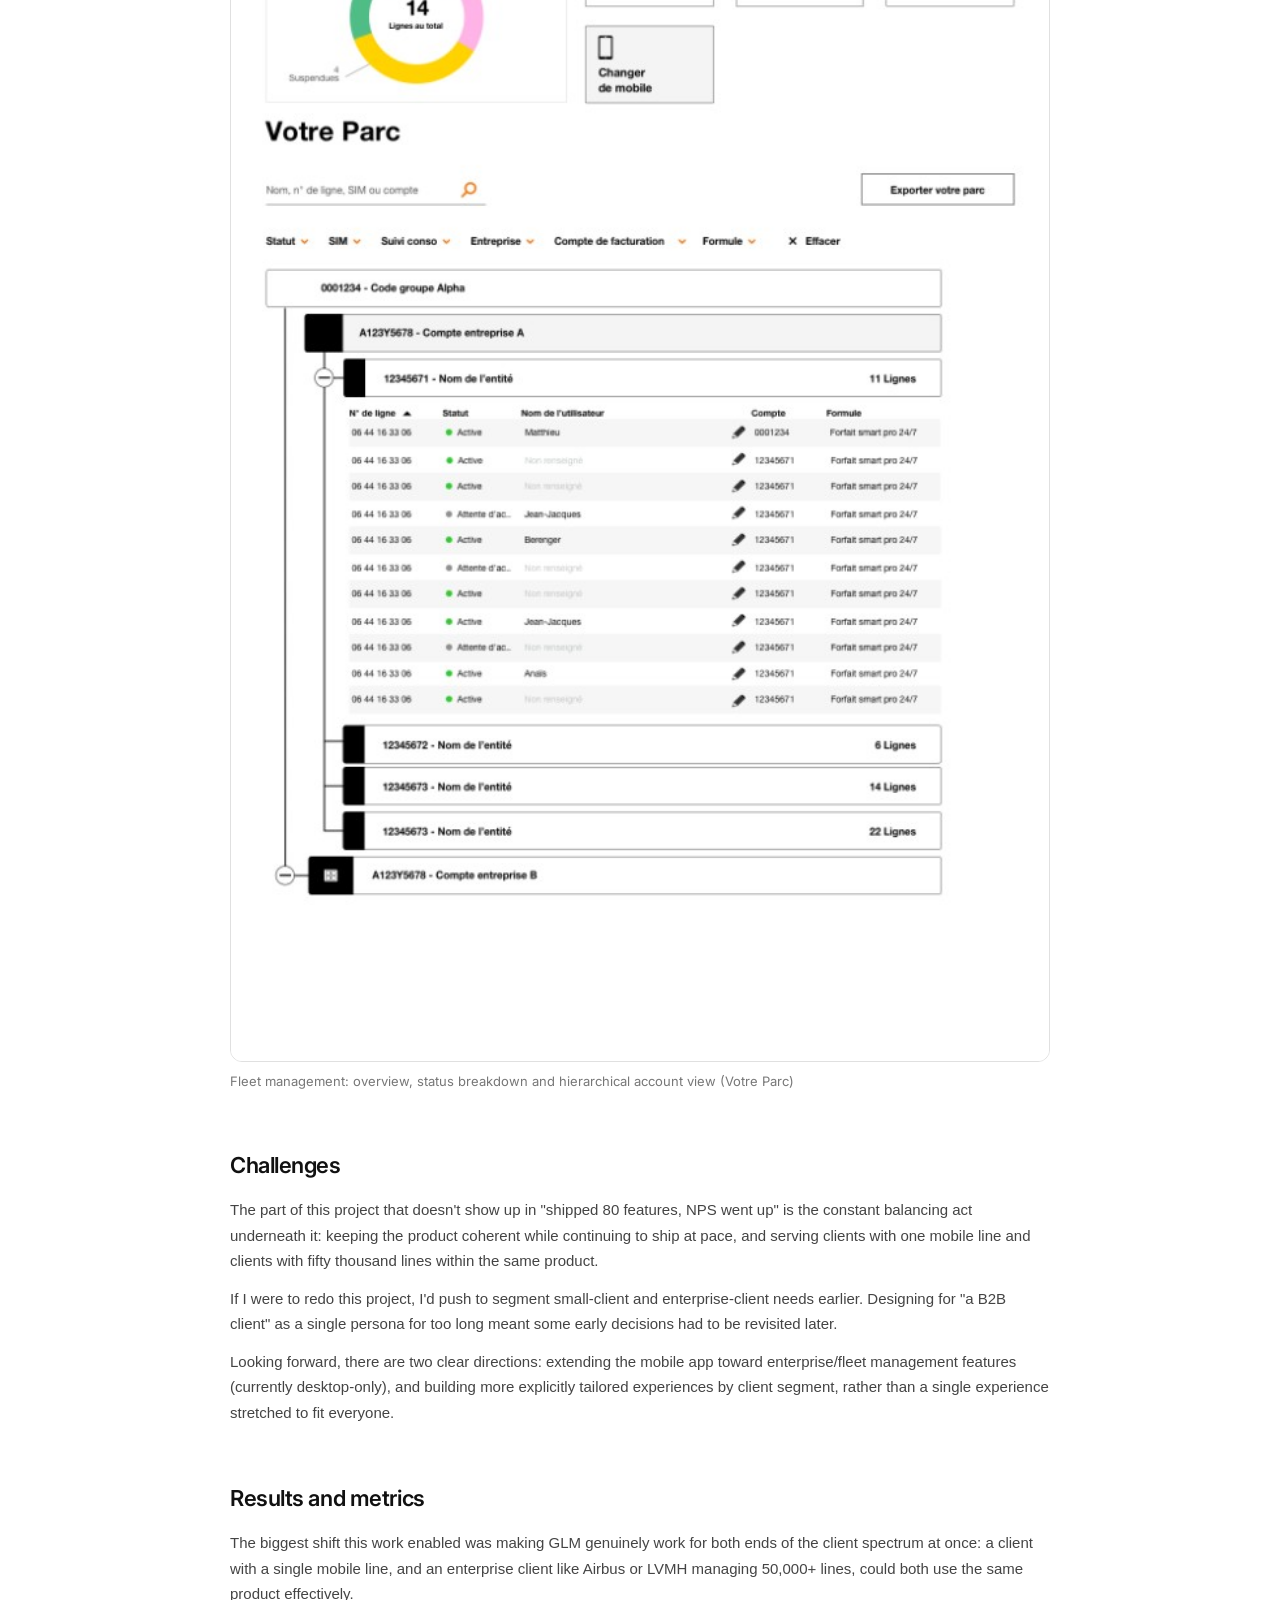
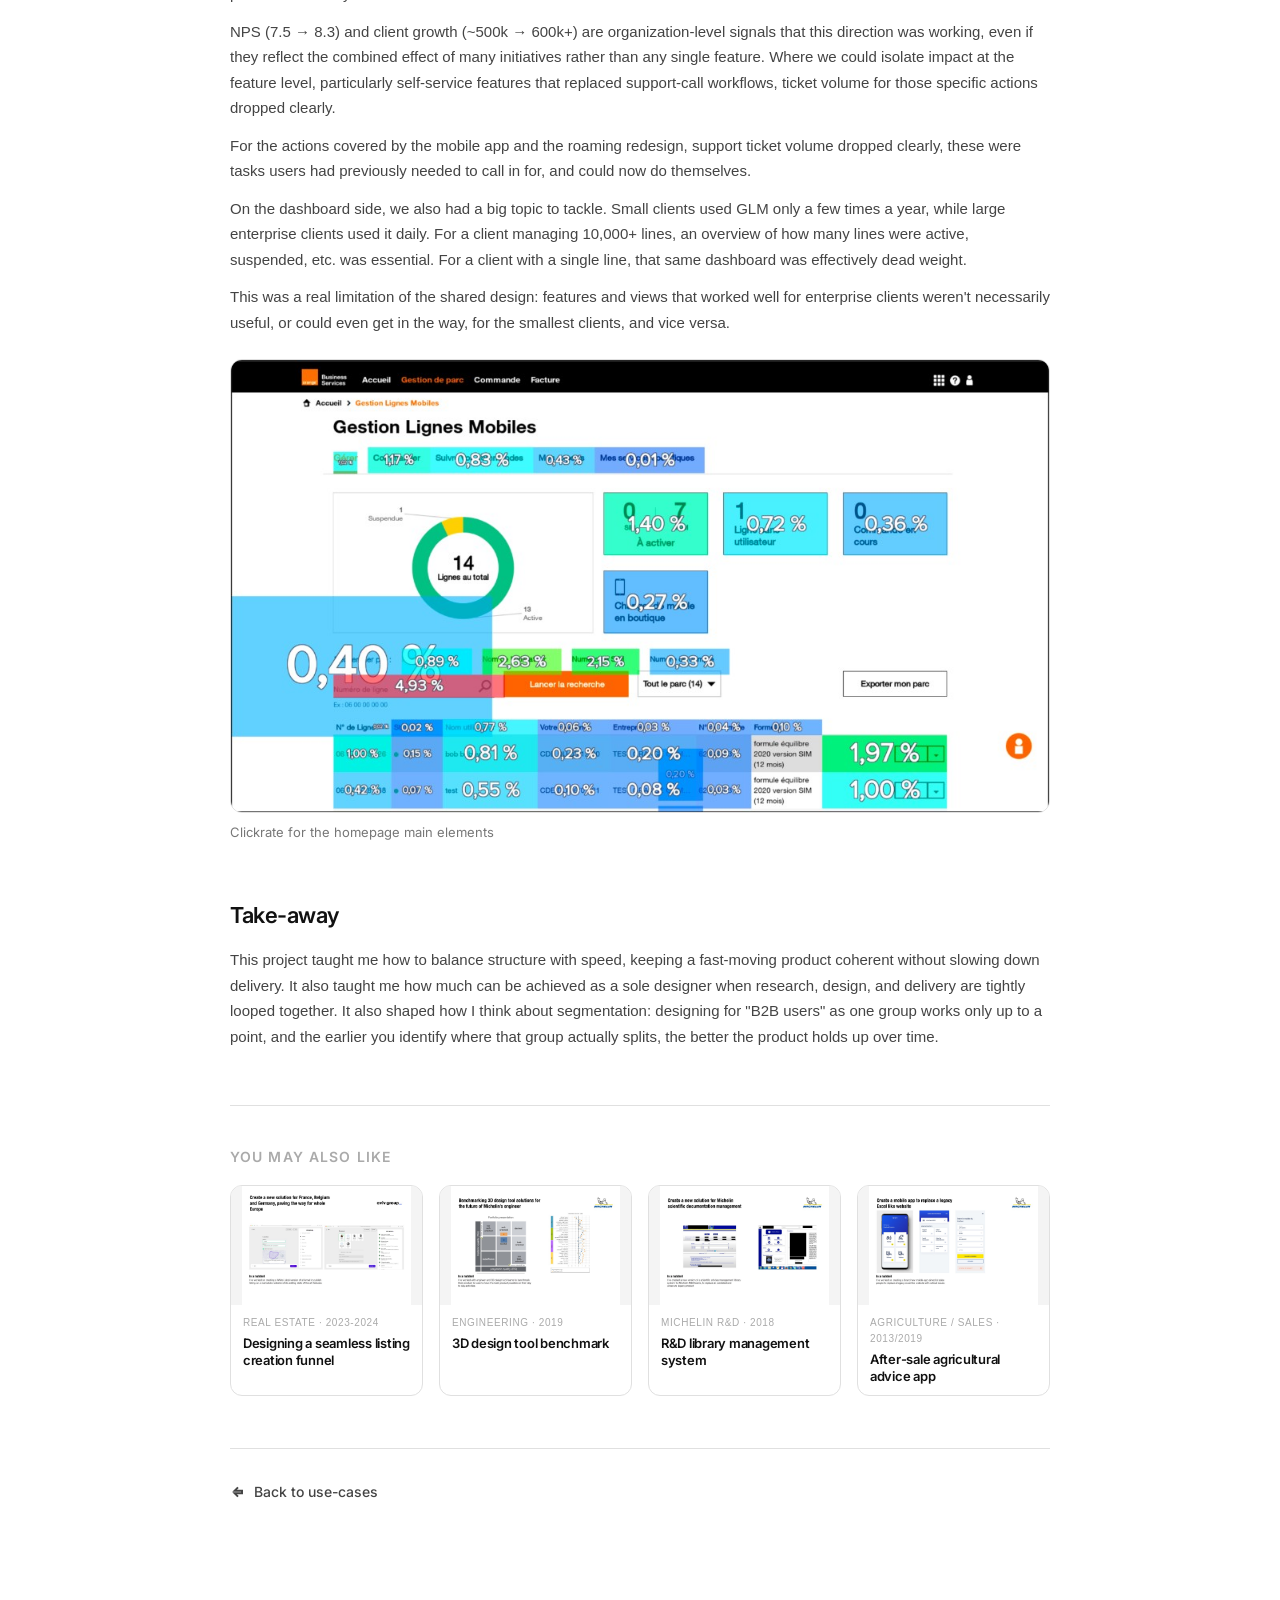
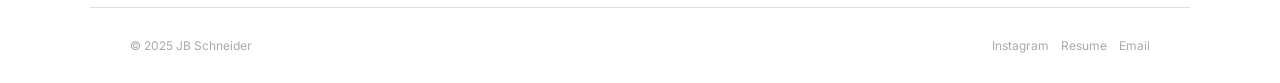
<file: case-study-orange.html>
<!DOCTYPE html>
<html lang="en">
<head>
  <meta charset="UTF-8"/>
  <meta name="viewport" content="width=device-width, initial-scale=1.0"/>
  <meta name="description" content="Case study: Bringing a B2B management tool to full maturity — Orange"/>
  <title>Bringing a B2B management tool to full maturity — Orange · JB Schneider</title>
  <link rel="preconnect" href="https://fonts.googleapis.com"/>
  <link rel="preconnect" href="https://fonts.gstatic.com" crossorigin/>
  <link href="https://fonts.googleapis.com/css2?family=Inter:wght@300;400;500;600&display=swap" rel="stylesheet"/>
  <link rel="stylesheet" href="styles.css"/>
  <link rel="stylesheet" href="case-study.css"/>
  <script>
    (function() {
      try {
        var s = localStorage.getItem('jb-portfolio-theme');
        if (s === 'dark') document.documentElement.classList.add('dark-mode');
        else if (s === 'light') document.documentElement.classList.add('theme-light');
      } catch (_) {}
    })();
  </script>
</head>
<body class="case-study-page">

<!-- ── NAV ──────────────────────────────────── -->
<nav>
  <a href="index.html" class="nav-logo">JB Schneider</a>
  <div class="nav-right">
    <ul class="nav-links">
      <li><a href="index.html#work">Use-cases</a></li>
      <li><a href="https://www.instagram.com/jb_schneidr/" target="_blank" rel="noopener noreferrer">Personal work</a></li>
      <li><a href="https://www.linkedin.com/in/" target="_blank" rel="noopener noreferrer">LinkedIn</a></li>
      <li><a href="about.html">About</a></li>
    </ul>
    <button type="button" class="theme-toggle" aria-label="Toggle dark mode" title="Toggle dark mode">
      <span class="theme-toggle__track">
        <span class="theme-toggle__thumb"></span>
      </span>
      <span class="theme-toggle__icons" aria-hidden="true">
        <svg class="theme-toggle__sun" viewBox="0 0 24 24" fill="none" stroke="currentColor" stroke-width="1.5"><path d="M12 3v1.5M12 19.5V21M4.22 4.22l1.06 1.06M18.72 18.72l1.06 1.06M3 12h1.5M19.5 12H21M4.22 19.78l1.06-1.06M18.72 5.28l1.06-1.06M12 16.5a4.5 4.5 0 1 0 0-9 4.5 4.5 0 0 0 0 9z"/></svg>
        <svg class="theme-toggle__moon" viewBox="0 0 24 24" fill="none" stroke="currentColor" stroke-width="1.5"><path d="M21 12.79A9 9 0 1 1 11.21 3 7 7 0 0 0 21 12.79z"/></svg>
      </span>
    </button>
  </div>
</nav>

<article class="case-study">

  <!-- Hero -->
  <header class="case-study-hero">
    <div class="case-study-hero-inner">
      <p class="case-study-meta">Orange · 2021-2023</p>
      <h1 class="case-study-title">Bringing a B2B management tool to full maturity</h1>
      <div class="case-study-kpi-tile">
        <h3 class="case-study-kpi-title">Results and metrics</h3>
        <div class="case-study-kpi-grid">
          <div class="case-study-kpi-col">
            <p class="case-study-kpi-line">NPS score from 7.5 to 8.3</p>
          </div>
          <div class="case-study-kpi-col">
            <p class="case-study-kpi-line">From ~500,000 more than 600 000 clients</p>
            <p class="case-study-kpi-line case-study-kpi-sub">Total clients in France over 2 years</p>
          </div>
        </div>
      </div>
    </div>
  </header>

  <div class="case-study-body">

    <!-- Visual: GLM dashboard -->
    <section class="case-study-block">
      <figure class="case-study-fig case-study-fig-big case-study-fig-wide">
        <img src="assets/orange-glm-dashboard.png" alt="Orange B2B mobile line management dashboard — Gestion de lignes mobiles with status overview, metrics and line table"/>
      </figure>
    </section>

    <!-- The company -->
    <section class="case-study-block">
      <h2 class="case-study-h2">The company</h2>
      <p class="case-study-lead">Orange is the biggest French telecom provider, the B2B division has clients ranging from one mobile line to more than 50 000 for clients such as Airbus or LVMH. The product I worked on is designed to help all these clients with their various needs to be able to manage their mobile lines efficiently and by themselves.</p>
      <p>When I joined, Gestion Lignes Mobiles (GLM) was already live, but it had been growing fast, new features were shipped at every release, and the product was starting to feel incoherent. The risk wasn't a lack of features, it was the opposite: without structure, the product would become harder to use and harder to evolve over time, just as the client base kept growing.</p>
      <p>There was a clear financial angle too. Every task a client could do on their own was a call that didn't go to customer service. The bigger and more active the client base, the more this mattered, left unaddressed, support costs would only keep climbing.</p>
      <p>Both customer service leadership and product leadership cared about this, for slightly different but aligned reasons: support cost reduction on one side, sustainable growth on the other. The feature roadmap itself wasn't really contested, we knew what to ship and when. The real tension was between shipping fast and keeping the product coherent enough to keep serving users well.</p>
      <p>Success was tracked through NPS (7.5 → 8.3 over the two years) and total B2B client count (~500 000 → 600 000+). For individual features, we also tracked support ticket impact, though this was assessed case by case rather than as a blanket metric.</p>
    </section>

    <!-- What was the problem? -->
    <section class="case-study-block">
      <h2 class="case-study-h2">What was the problem?</h2>
      <p>The business problem: the product was growing in features faster than it was growing in coherence, which put both long-term usability and long-term support costs at risk.</p>
      <p>The user problem: many everyday tasks still required a call to customer service, when they could and should be self-service.</p>
      <p>When I started, my initial read was not "the product is immature" in the sense of missing functionality, it was that the rapid pace of feature additions had outpaced the structure needed to keep them making sense together. The job was less about discovering new user needs from scratch, and more about taking the research and knowledge we already had, and organizing it into a structure that could scale with the product over the long term.</p>
      <p>This initial read held up well throughout the project, research (including a 100+ response survey on mobile priorities) largely confirmed rather than overturned our early thinking.</p>
      <figure class="case-study-fig case-study-fig-big case-study-fig-wide">
        <img src="assets/orange-survey-results.png" alt="Survey results: top 5 actions users wanted on the mobile version of Gestion Lignes Mobiles — PUK code, consumption tracking, SIM change, suspend line, manage options"/>
        <figcaption>Survey asking users for their top 5 actions to prioritise on the upcoming mobile version (103 responses)</figcaption>
      </figure>
    </section>

    <!-- The strategy I implemented -->
    <section class="case-study-block">
      <h2 class="case-study-h2">The strategy I implemented</h2>
      <p>I was the sole product designer on GLM for the full two years, owning the work end to end: research, UX flows, UI, and prototyping. I worked closely with my Product Manager, Product Owner, and engineering team daily, research findings I gathered would often go straight into design and testing, then into release and tracking.</p>
      <p>Beyond execution, I directly influenced direction: it was my proposal that pushed the team toward building a dedicated mobile app, rather than continuing to patch the existing responsive mobile version.</p>
      <p>Two decisions defined this project:</p>
      <p>First, we restructured the product around a more coherent account and feature architecture, so that new features could keep being added without the product losing sense over time.</p>
      <p>Second, we built a dedicated mobile companion app, focused on a small set of critical self-service tasks to replace a responsive mobile experience that was, in practice, nearly unusable.</p>
      <figure class="case-study-fig case-study-fig-big case-study-fig-wide">
        <img src="assets/orange-trip-workflow.png" alt="Unified journey for preparing travel abroad — flow for countries included or not in the package, voice and data options"/>
        <figcaption>Unified journey for preparing travel abroad: flow by package inclusion and voice/data options</figcaption>
      </figure>
    </section>

    <!-- Activities -->
    <section class="case-study-block">
      <h2 class="case-study-h2">Activities</h2>
      <p>The existing "mobile version" of GLM was just a responsive version of the desktop site, and it was close to unusable in practice. My hypothesis was that trying to make the full desktop feature set work responsively was the wrong approach, what users needed on mobile was a small, focused set of high-value tasks done well.</p>
      <p>To validate this, I ran a survey (103 responses) asking users what they'd most want to do from a mobile version. The results : PUK code retrieval, consumption tracking, SIM change, line suspension, and managing options became the scope for v1.</p>
      <p>The main tradeoff was timeline: building a dedicated app meant we couldn't ship full feature parity with desktop on day one. We addressed this by deliberately phasing the rollout, shipping the highest-value tasks first and expanding from there, rather than trying to do everything at once.</p>
      <div class="case-study-gallery">
        <figure class="case-study-fig">
          <img src="assets/orange-mobile-home.png" alt="Gestion Lignes Mobiles mobile home — search for a line, recent searches"/>
          <figcaption>GLM mobile home: search and recent lines</figcaption>
        </figure>
        <figure class="case-study-fig">
          <img src="assets/orange-mobile-line-detail.png" alt="Mobile line detail — active line, suspend, PUK code, activate SIM"/>
          <figcaption>Line detail: status and key actions</figcaption>
        </figure>
      </div>
    </section>

    <!-- Solution -->
    <section class="case-study-block">
      <h2 class="case-study-h2">Solution</h2>
      <p>Mobile app V1 shipped with five core self-service actions: PUK code retrieval, consumption tracking, SIM change, line suspension, and option management, covering the tasks users told us mattered most.</p>
      <p>Travel/roaming flow (desktop): I redesigned the "preparing for travel abroad" journey into a single unified flow, branching by whether the destination was included in the client's package and by voice/data needs. Before this redesign, preparing for travel abroad was a common reason for support calls; afterward, users could configure this themselves. This redesign was desktop-only because it was made a year before the mobile version.</p>
      <figure class="case-study-fig case-study-fig-big case-study-fig-wide">
        <img src="assets/orange-solution-fleet.png" alt="Gestion de lignes mobiles — fleet overview, line status donut chart, hierarchical account and entity tree with line list"/>
        <figcaption>Fleet management: overview, status breakdown and hierarchical account view (Votre Parc)</figcaption>
      </figure>
    </section>

    <!-- Challenges -->
    <section class="case-study-block">
      <h2 class="case-study-h2">Challenges</h2>
      <p>The part of this project that doesn't show up in "shipped 80 features, NPS went up" is the constant balancing act underneath it: keeping the product coherent while continuing to ship at pace, and serving clients with one mobile line and clients with fifty thousand lines within the same product.</p>
      <p>If I were to redo this project, I'd push to segment small-client and enterprise-client needs earlier. Designing for "a B2B client" as a single persona for too long meant some early decisions had to be revisited later.</p>
      <p>Looking forward, there are two clear directions: extending the mobile app toward enterprise/fleet management features (currently desktop-only), and building more explicitly tailored experiences by client segment, rather than a single experience stretched to fit everyone.</p>
    </section>

    <!-- Results and metrics -->
    <section class="case-study-block">
      <h2 class="case-study-h2">Results and metrics</h2>
      <p>The biggest shift this work enabled was making GLM genuinely work for both ends of the client spectrum at once: a client with a single mobile line, and an enterprise client like Airbus or LVMH managing 50,000+ lines, could both use the same product effectively.</p>
      <p>NPS (7.5 → 8.3) and client growth (~500k → 600k+) are organization-level signals that this direction was working, even if they reflect the combined effect of many initiatives rather than any single feature. Where we could isolate impact at the feature level, particularly self-service features that replaced support-call workflows, ticket volume for those specific actions dropped clearly.</p>
      <p>For the actions covered by the mobile app and the roaming redesign, support ticket volume dropped clearly, these were tasks users had previously needed to call in for, and could now do themselves.</p>
      <p>On the dashboard side, we also had a big topic to tackle. Small clients used GLM only a few times a year, while large enterprise clients used it daily. For a client managing 10,000+ lines, an overview of how many lines were active, suspended, etc. was essential. For a client with a single line, that same dashboard was effectively dead weight.</p>
      <p>This was a real limitation of the shared design: features and views that worked well for enterprise clients weren't necessarily useful, or could even get in the way, for the smallest clients, and vice versa.</p>
      <figure class="case-study-fig case-study-fig-big case-study-fig-wide">
        <img src="assets/orange-results-metrics.png" alt="Gestion Lignes Mobiles dashboard — KPIs, line status donut chart, status cards, search and export, fleet table"/>
        <figcaption>Clickrate for the homepage main elements</figcaption>
      </figure>
    </section>

    <!-- Take-away -->
    <section class="case-study-block case-study-takeaway">
      <h2 class="case-study-h2">Take-away</h2>
      <p>This project taught me how to balance structure with speed, keeping a fast-moving product coherent without slowing down delivery. It also taught me how much can be achieved as a sole designer when research, design, and delivery are tightly looped together. It also shaped how I think about segmentation: designing for "B2B users" as one group works only up to a point, and the earlier you identify where that group actually splits, the better the product holds up over time.</p>
    </section>

    <!-- You may also like -->
    <section class="case-study-also">
      <h2 class="case-study-also-title">You may also like</h2>
      <div class="case-study-also-grid">
        <a href="case-study-aviv-listing-funnel.html" class="case-study-also-tile">
          <div class="case-study-also-tile-img-wrap">
            <img src="assets/aviv-cover.png" alt="Listing creation funnel — Real Estate"/>
          </div>
          <div class="case-study-also-tile-content">
            <p class="case-study-also-tile-meta">Real Estate · 2023-2024</p>
            <h3 class="case-study-also-tile-title">Designing a seamless listing creation funnel</h3>
          </div>
        </a>
        <a href="case-study-michelin-3d-benchmark.html" class="case-study-also-tile">
          <div class="case-study-also-tile-img-wrap">
            <img src="assets/michelin-cover-2.png" alt="3D design tool benchmark"/>
          </div>
          <div class="case-study-also-tile-content">
            <p class="case-study-also-tile-meta">Engineering · 2019</p>
            <h3 class="case-study-also-tile-title">3D design tool benchmark</h3>
          </div>
        </a>
        <a href="case-study-michelin-rd-library.html" class="case-study-also-tile">
          <div class="case-study-also-tile-img-wrap">
            <img src="assets/michelin-cover-1.png" alt="R&D library management — Michelin"/>
          </div>
          <div class="case-study-also-tile-content">
            <p class="case-study-also-tile-meta">Michelin R&D · 2018</p>
            <h3 class="case-study-also-tile-title">R&D library management system</h3>
          </div>
        </a>
        <a href="case-study-michelin-agriculture.html" class="case-study-also-tile">
          <div class="case-study-also-tile-img-wrap">
            <img src="assets/michelin-cover-3.png" alt="Agricultural advice app"/>
          </div>
          <div class="case-study-also-tile-content">
            <p class="case-study-also-tile-meta">Agriculture / Sales · 2013/2019</p>
            <h3 class="case-study-also-tile-title">After-sale agricultural advice app</h3>
          </div>
        </a>
      </div>
    </section>

  </div>

  <!-- Back to work -->
  <footer class="case-study-footer">
    <a href="index.html#work" class="case-study-back">
      <svg viewBox="0 0 12 12" fill="none" stroke="currentColor" stroke-width="1.5"><path d="M6 2.5L3.5 5H9v2H3.5L6 9.5"/></svg>
      Back to use-cases
    </a>
  </footer>

</article>

<!-- ── FOOTER ────────────────────────────────── -->
<footer>
  <span class="footer-left">© 2025 JB Schneider</span>
  <div class="footer-socials">
    <a href="https://www.instagram.com/jb_schneidr/" target="_blank" rel="noopener noreferrer">Instagram</a>
    <a href="https://uxjbschneider.myportfolio.com/resume" target="_blank" rel="noopener noreferrer">Resume</a>
    <a href="mailto:hello@jbschneider.com">Email</a>
  </div>
</footer>

<script src="script.js"></script>
</body>
</html>
</file>
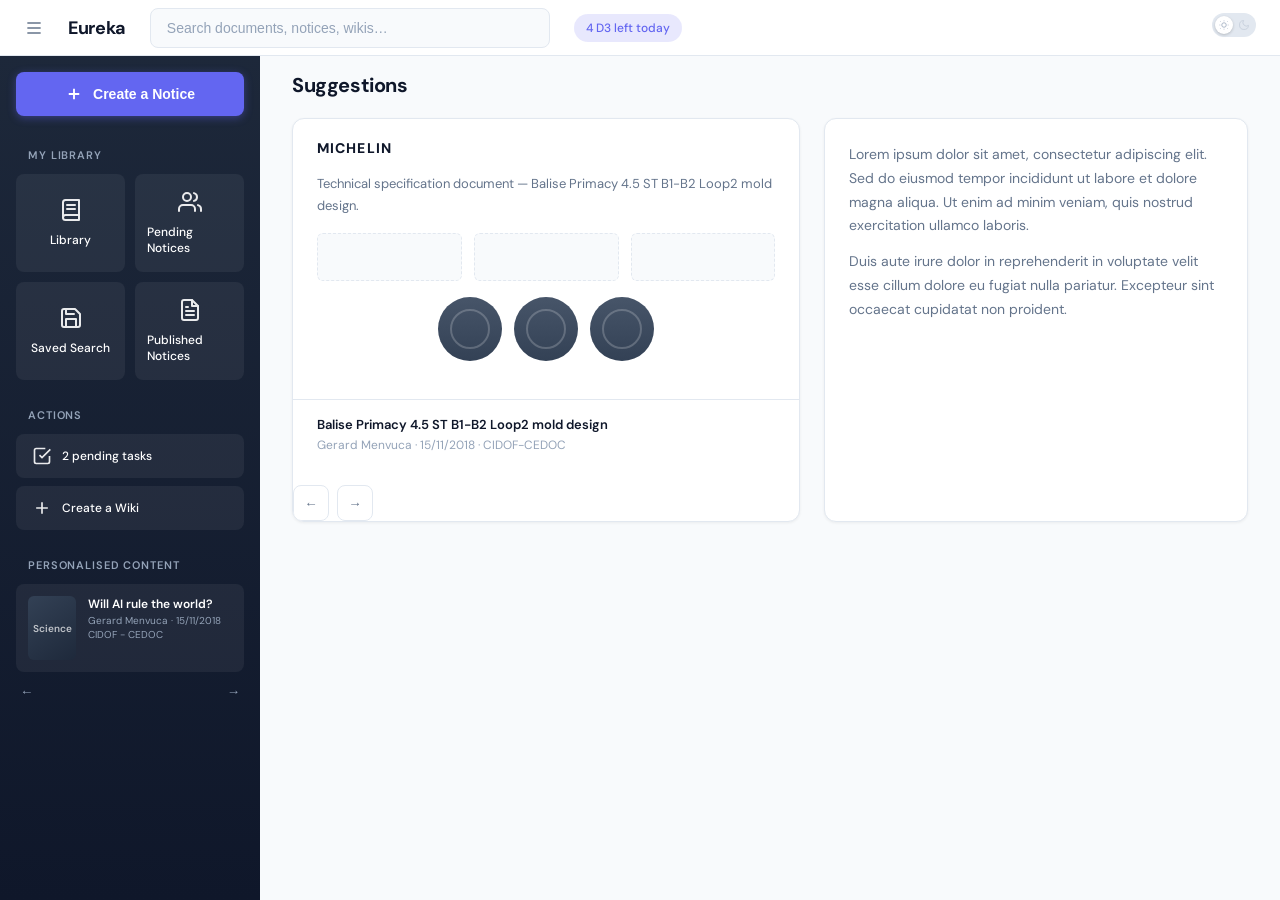
<file: eureka-modern-mockup.html>
<!DOCTYPE html>
<html lang="en">
<head>
  <meta charset="UTF-8"/>
  <meta name="viewport" content="width=device-width, initial-scale=1.0"/>
  <title>Eureka — Modern Mockup</title>
  <link rel="preconnect" href="https://fonts.googleapis.com"/>
  <link rel="preconnect" href="https://fonts.gstatic.com" crossorigin/>
  <link href="https://fonts.googleapis.com/css2?family=DM+Sans:wght@400;500;600;700&display=swap" rel="stylesheet"/>
  <style>
    *, *::before, *::after { box-sizing: border-box; margin: 0; padding: 0; }

    :root {
      --sidebar-bg: linear-gradient(180deg, #1e293b 0%, #0f172a 100%);
      --sidebar-hover: rgba(255,255,255,0.08);
      --accent: #6366f1;
      --accent-soft: rgba(99, 102, 241, 0.15);
      --card-bg: #ffffff;
      --card-shadow: 0 1px 3px rgba(0,0,0,0.06);
      --card-shadow-hover: 0 4px 12px rgba(0,0,0,0.08);
      --text-primary: #0f172a;
      --text-secondary: #64748b;
      --text-muted: #94a3b8;
      --border: #e2e8f0;
      --bg-main: #f8fafc;
      --radius: 12px;
      --radius-sm: 8px;
    }

    body {
      font-family: 'DM Sans', -apple-system, sans-serif;
      background: var(--bg-main);
      color: var(--text-primary);
      min-height: 100vh;
      -webkit-font-smoothing: antialiased;
    }

    .app {
      display: flex;
      min-height: 100vh;
    }

    /* Header */
    .header {
      position: fixed;
      top: 0;
      left: 0;
      right: 0;
      height: 56px;
      background: var(--card-bg);
      border-bottom: 1px solid var(--border);
      display: flex;
      align-items: center;
      padding: 0 24px;
      gap: 24px;
      z-index: 100;
    }
    .header-menu {
      width: 20px;
      height: 20px;
      color: var(--text-secondary);
      cursor: pointer;
    }
    .header-logo {
      font-size: 18px;
      font-weight: 700;
      color: var(--text-primary);
      letter-spacing: -0.02em;
    }
    .header-search {
      flex: 1;
      max-width: 400px;
      height: 40px;
      padding: 0 16px;
      border: 1px solid var(--border);
      border-radius: var(--radius-sm);
      font-size: 14px;
      background: var(--bg-main);
      color: var(--text-primary);
    }
    .header-search::placeholder { color: var(--text-muted); }
    .header-badge {
      font-size: 12px;
      font-weight: 500;
      color: var(--text-secondary);
      background: var(--accent-soft);
      color: var(--accent);
      padding: 6px 12px;
      border-radius: 20px;
    }

    /* Sidebar */
    .sidebar {
      width: 260px;
      min-height: 100vh;
      background: var(--sidebar-bg);
      padding: 72px 16px 24px;
      flex-shrink: 0;
    }
    .sidebar-cta {
      display: flex;
      align-items: center;
      justify-content: center;
      gap: 10px;
      width: 100%;
      height: 44px;
      background: var(--accent);
      color: white;
      border: none;
      border-radius: var(--radius-sm);
      font-size: 14px;
      font-weight: 600;
      cursor: pointer;
      margin-bottom: 32px;
      box-shadow: 0 2px 8px rgba(99, 102, 241, 0.4);
    }
    .sidebar-section {
      margin-bottom: 28px;
    }
    .sidebar-section-title {
      font-size: 11px;
      font-weight: 600;
      text-transform: uppercase;
      letter-spacing: 0.08em;
      color: var(--text-muted);
      margin-bottom: 12px;
      padding: 0 12px;
    }
    .sidebar-grid {
      display: grid;
      grid-template-columns: 1fr 1fr;
      gap: 10px;
    }
    .sidebar-item {
      display: flex;
      flex-direction: column;
      align-items: center;
      justify-content: center;
      gap: 10px;
      padding: 16px 12px;
      background: rgba(255,255,255,0.06);
      border-radius: var(--radius-sm);
      color: white;
      font-size: 12px;
      font-weight: 500;
      transition: background 0.2s;
      cursor: pointer;
    }
    .sidebar-item:hover {
      background: var(--sidebar-hover);
    }
    .sidebar-item svg {
      width: 24px;
      height: 24px;
      opacity: 0.9;
    }
    .sidebar-item-row {
      display: flex;
      flex-direction: column;
      gap: 8px;
    }
    .sidebar-item-row .sidebar-item {
      flex-direction: row;
      justify-content: flex-start;
      padding: 12px 16px;
    }
    .sidebar-item-row .sidebar-item svg {
      width: 20px;
      height: 20px;
    }
    .sidebar-personal {
      margin-top: 8px;
    }
    .personal-card {
      background: rgba(255,255,255,0.06);
      border-radius: var(--radius-sm);
      padding: 12px;
      display: flex;
      gap: 12px;
      cursor: pointer;
      transition: background 0.2s;
    }
    .personal-card:hover {
      background: var(--sidebar-hover);
    }
    .personal-thumb {
      width: 48px;
      height: 64px;
      background: linear-gradient(145deg, #334155, #1e293b);
      border-radius: 6px;
      display: flex;
      align-items: center;
      justify-content: center;
      font-size: 10px;
      font-weight: 600;
      color: rgba(255,255,255,0.7);
      flex-shrink: 0;
    }
    .personal-info {
      flex: 1;
      min-width: 0;
    }
    .personal-title {
      font-size: 12px;
      font-weight: 600;
      color: white;
      margin-bottom: 2px;
      white-space: nowrap;
      overflow: hidden;
      text-overflow: ellipsis;
    }
    .personal-meta {
      font-size: 10px;
      color: var(--text-muted);
      line-height: 1.4;
    }
    .personal-nav {
      display: flex;
      justify-content: space-between;
      margin-top: 8px;
    }
    .personal-nav button {
      background: none;
      border: none;
      color: var(--text-muted);
      cursor: pointer;
      padding: 4px;
    }

    /* Main content */
    .main {
      flex: 1;
      padding: 72px 32px 32px;
      margin-left: 0;
    }
    .main-title {
      font-size: 20px;
      font-weight: 700;
      color: var(--text-primary);
      margin-bottom: 20px;
      letter-spacing: -0.02em;
    }
    .suggestions-grid {
      display: grid;
      grid-template-columns: 1.2fr 1fr;
      gap: 24px;
    }
    .doc-card {
      background: var(--card-bg);
      border-radius: var(--radius);
      border: 1px solid var(--border);
      box-shadow: var(--card-shadow);
      overflow: hidden;
      transition: box-shadow 0.2s;
    }
    .doc-card:hover {
      box-shadow: var(--card-shadow-hover);
    }
    .doc-preview {
      padding: 20px 24px;
      min-height: 280px;
    }
    .doc-preview-header {
      display: flex;
      align-items: center;
      margin-bottom: 16px;
    }
    .doc-logo {
      font-size: 14px;
      font-weight: 800;
      color: var(--text-primary);
      letter-spacing: 0.08em;
    }
    .doc-content {
      font-size: 13px;
      color: var(--text-secondary);
      line-height: 1.7;
    }
    .doc-content p {
      margin-bottom: 12px;
    }
    .doc-schema {
      display: grid;
      grid-template-columns: repeat(3, 1fr);
      gap: 12px;
      margin: 16px 0;
    }
    .doc-schema-box {
      height: 48px;
      background: var(--bg-main);
      border: 1px dashed var(--border);
      border-radius: 6px;
    }
    .doc-tires {
      display: flex;
      gap: 12px;
      margin-top: 16px;
      justify-content: center;
    }
    .doc-tire {
      width: 64px;
      height: 64px;
      background: linear-gradient(180deg, #475569 0%, #334155 100%);
      border-radius: 50%;
      position: relative;
    }
    .doc-tire::after {
      content: '';
      position: absolute;
      inset: 12px;
      border: 2px solid rgba(255,255,255,0.2);
      border-radius: 50%;
    }
    .doc-footer {
      padding: 16px 24px;
      border-top: 1px solid var(--border);
      font-size: 13px;
    }
    .doc-title {
      font-weight: 600;
      color: var(--text-primary);
      margin-bottom: 4px;
    }
    .doc-meta {
      font-size: 12px;
      color: var(--text-muted);
    }
    .abstract-card {
      background: var(--card-bg);
      border-radius: var(--radius);
      border: 1px solid var(--border);
      padding: 24px;
      box-shadow: var(--card-shadow);
      font-size: 14px;
      color: var(--text-secondary);
      line-height: 1.7;
    }
    .abstract-card p {
      margin-bottom: 12px;
    }
    .abstract-card p:last-child {
      margin-bottom: 0;
    }
    .carousel-arrows {
      display: flex;
      gap: 8px;
      margin-top: 16px;
    }
    .carousel-arrows button {
      width: 36px;
      height: 36px;
      border: 1px solid var(--border);
      background: var(--card-bg);
      border-radius: var(--radius-sm);
      cursor: pointer;
      display: flex;
      align-items: center;
      justify-content: center;
      color: var(--text-secondary);
      transition: all 0.2s;
    }
    .carousel-arrows button:hover {
      background: var(--accent-soft);
      color: var(--accent);
      border-color: var(--accent);
    }

    /* Dark mode — system and explicit */
    @media (prefers-color-scheme: dark) {
      html:not(.theme-light) {
        --card-bg: #111114;
        --card-shadow: 0 1px 3px rgba(0,0,0,0.3);
        --card-shadow-hover: 0 4px 12px rgba(0,0,0,0.4);
        --text-primary: #e8e8ea;
        --text-secondary: #a0a0a8;
        --text-muted: #707078;
        --border: rgba(255,255,255,0.12);
        --bg-main: #0c0c0e;
      }
    }
    html.dark-mode {
      --card-bg: #111114;
      --card-shadow: 0 1px 3px rgba(0,0,0,0.3);
      --card-shadow-hover: 0 4px 12px rgba(0,0,0,0.4);
      --text-primary: #e8e8ea;
      --text-secondary: #a0a0a8;
      --text-muted: #707078;
      --border: rgba(255,255,255,0.12);
      --bg-main: #0c0c0e;
    }

    .header-toggle-wrap { margin-left: auto; }
    .theme-toggle {
      --toggle-w: 44px;
      --toggle-h: 24px;
      --thumb: 18px;
      width: var(--toggle-w);
      height: var(--toggle-h);
      border: none;
      background: none;
      cursor: pointer;
      padding: 0;
      position: relative;
      border-radius: 100px;
    }
    .theme-toggle__track {
      position: absolute;
      inset: 0;
      background: #e2e8f0;
      border-radius: 100px;
    }
    .theme-toggle__thumb {
      position: absolute;
      top: 3px;
      left: 3px;
      width: var(--thumb);
      height: var(--thumb);
      border-radius: 50%;
      background: #fff;
      box-shadow: 0 1px 3px rgba(0,0,0,0.2);
      transition: transform 0.3s ease;
    }
    @media (prefers-color-scheme: dark) {
      html:not(.theme-light) .theme-toggle__track { background: rgba(255,255,255,0.2); }
    }
    html.dark-mode .theme-toggle__track { background: rgba(255,255,255,0.2); }
    .theme-toggle[aria-pressed="true"] .theme-toggle__thumb {
      transform: translateX(calc(var(--toggle-w) - var(--thumb) - 6px));
    }
    .theme-toggle__icons {
      position: absolute;
      inset: 0;
      pointer-events: none;
      display: flex;
      align-items: center;
      justify-content: space-between;
      padding: 0 6px;
    }
    .theme-toggle__icons svg { width: 12px; height: 12px; color: var(--text-muted); }
    .theme-toggle__sun { opacity: 1; }
    .theme-toggle__moon { opacity: 0.4; }
    .theme-toggle[aria-pressed="true"] .theme-toggle__sun { opacity: 0.4; }
    .theme-toggle[aria-pressed="true"] .theme-toggle__moon { opacity: 1; color: #e8e8ea; }
  </style>
  <script>
    (function() {
      try {
        var s = localStorage.getItem('jb-portfolio-theme');
        if (s === 'dark') document.documentElement.classList.add('dark-mode');
        else if (s === 'light') document.documentElement.classList.add('theme-light');
      } catch (_) {}
    })();
  </script>
</head>
<body>
  <div class="app">
    <header class="header">
      <svg class="header-menu" viewBox="0 0 24 24" fill="none" stroke="currentColor" stroke-width="2">
        <path d="M4 6h16M4 12h16M4 18h16"/>
      </svg>
      <span class="header-logo">Eureka</span>
      <input class="header-search" type="search" placeholder="Search documents, notices, wikis…"/>
      <span class="header-badge">4 D3 left today</span>
      <div class="header-toggle-wrap">
        <button type="button" class="theme-toggle" aria-label="Toggle dark mode" title="Toggle dark mode">
          <span class="theme-toggle__track">
            <span class="theme-toggle__thumb"></span>
          </span>
          <span class="theme-toggle__icons" aria-hidden="true">
            <svg class="theme-toggle__sun" viewBox="0 0 24 24" fill="none" stroke="currentColor" stroke-width="1.5"><path d="M12 3v1.5M12 19.5V21M4.22 4.22l1.06 1.06M18.72 18.72l1.06 1.06M3 12h1.5M19.5 12H21M4.22 19.78l1.06-1.06M18.72 5.28l1.06-1.06M12 16.5a4.5 4.5 0 1 0 0-9 4.5 4.5 0 0 0 0 9z"/></svg>
            <svg class="theme-toggle__moon" viewBox="0 0 24 24" fill="none" stroke="currentColor" stroke-width="1.5"><path d="M21 12.79A9 9 0 1 1 11.21 3 7 7 0 0 0 21 12.79z"/></svg>
          </span>
        </button>
      </div>
    </header>

    <aside class="sidebar">
      <button class="sidebar-cta">
        <svg width="18" height="18" viewBox="0 0 24 24" fill="none" stroke="currentColor" stroke-width="2.5">
          <path d="M12 5v14M5 12h14"/>
        </svg>
        Create a Notice
      </button>

      <div class="sidebar-section">
        <div class="sidebar-section-title">My Library</div>
        <div class="sidebar-grid">
          <div class="sidebar-item">
            <svg viewBox="0 0 24 24" fill="none" stroke="currentColor" stroke-width="2" stroke-linecap="round" stroke-linejoin="round">
              <path d="M4 19.5A2.5 2.5 0 0 1 6.5 17H20"/>
              <path d="M6.5 2H20v20H6.5A2.5 2.5 0 0 1 4 19.5v-15A2.5 2.5 0 0 1 6.5 2z"/>
              <path d="M8 7h8"/>
              <path d="M8 11h8"/>
            </svg>
            Library
          </div>
          <div class="sidebar-item">
            <svg viewBox="0 0 24 24" fill="none" stroke="currentColor" stroke-width="2" stroke-linecap="round" stroke-linejoin="round">
              <path d="M17 21v-2a4 4 0 0 0-4-4H5a4 4 0 0 0-4 4v2"/>
              <circle cx="9" cy="7" r="4"/>
              <path d="M23 21v-2a4 4 0 0 0-3-3.87"/>
              <path d="M16 3.13a4 4 0 0 1 0 7.75"/>
            </svg>
            Pending Notices
          </div>
          <div class="sidebar-item">
            <svg viewBox="0 0 24 24" fill="none" stroke="currentColor" stroke-width="2" stroke-linecap="round" stroke-linejoin="round">
              <path d="M19 21H5a2 2 0 0 1-2-2V5a2 2 0 0 1 2-2h11l5 5v11a2 2 0 0 1-2 2z"/>
              <polyline points="17 21 17 13 7 13 7 21"/>
              <polyline points="7 3 7 8 15 8"/>
            </svg>
            Saved Search
          </div>
          <div class="sidebar-item">
            <svg viewBox="0 0 24 24" fill="none" stroke="currentColor" stroke-width="2" stroke-linecap="round" stroke-linejoin="round">
              <path d="M14 2H6a2 2 0 0 0-2 2v16a2 2 0 0 0 2 2h12a2 2 0 0 0 2-2V8z"/>
              <polyline points="14 2 14 8 20 8"/>
              <line x1="16" y1="13" x2="8" y2="13"/>
              <line x1="16" y1="17" x2="8" y2="17"/>
              <polyline points="10 9 9 9 8 9"/>
            </svg>
            Published Notices
          </div>
        </div>
      </div>

      <div class="sidebar-section">
        <div class="sidebar-section-title">Actions</div>
        <div class="sidebar-item-row">
          <div class="sidebar-item">
            <svg viewBox="0 0 24 24" fill="none" stroke="currentColor" stroke-width="2">
              <path d="M9 11l3 3L22 4"/>
              <path d="M21 12v7a2 2 0 0 1-2 2H5a2 2 0 0 1-2-2V5a2 2 0 0 1 2-2h11"/>
            </svg>
            <span>2 pending tasks</span>
          </div>
          <div class="sidebar-item">
            <svg viewBox="0 0 24 24" fill="none" stroke="currentColor" stroke-width="2">
              <path d="M12 5v14M5 12h14"/>
            </svg>
            <span>Create a Wiki</span>
          </div>
        </div>
      </div>

      <div class="sidebar-section sidebar-personal">
        <div class="sidebar-section-title">Personalised content</div>
        <div class="personal-card">
          <div class="personal-thumb">Science</div>
          <div class="personal-info">
            <div class="personal-title">Will AI rule the world?</div>
            <div class="personal-meta">Gerard Menvuca · 15/11/2018<br/>CIDOF - CEDOC</div>
          </div>
        </div>
        <div class="personal-nav">
          <button aria-label="Previous">←</button>
          <button aria-label="Next">→</button>
        </div>
      </div>
    </aside>

    <main class="main">
      <h1 class="main-title">Suggestions</h1>
      <div class="suggestions-grid">
        <div class="doc-card">
          <div class="doc-preview">
            <div class="doc-preview-header">
              <span class="doc-logo">MICHELIN</span>
            </div>
            <div class="doc-content">
              <p>Technical specification document — Balise Primacy 4.5 ST B1-B2 Loop2 mold design.</p>
              <div class="doc-schema">
                <div class="doc-schema-box"></div>
                <div class="doc-schema-box"></div>
                <div class="doc-schema-box"></div>
              </div>
              <div class="doc-tires">
                <div class="doc-tire"></div>
                <div class="doc-tire"></div>
                <div class="doc-tire"></div>
              </div>
            </div>
          </div>
          <div class="doc-footer">
            <div class="doc-title">Balise Primacy 4.5 ST B1-B2 Loop2 mold design</div>
            <div class="doc-meta">Gerard Menvuca · 15/11/2018 · CIDOF-CEDOC</div>
          </div>
          <div class="carousel-arrows">
            <button aria-label="Previous">←</button>
            <button aria-label="Next">→</button>
          </div>
        </div>
        <div class="abstract-card">
          <p>Lorem ipsum dolor sit amet, consectetur adipiscing elit. Sed do eiusmod tempor incididunt ut labore et dolore magna aliqua. Ut enim ad minim veniam, quis nostrud exercitation ullamco laboris.</p>
          <p>Duis aute irure dolor in reprehenderit in voluptate velit esse cillum dolore eu fugiat nulla pariatur. Excepteur sint occaecat cupidatat non proident.</p>
        </div>
      </div>
    </main>
  </div>
  <script src="script.js"></script>
</body>
</html>
</file>
<file: styles.css>
/* ─────────────────────────────────────────────
   RESET & BASE
───────────────────────────────────────────── */
*, *::before, *::after { box-sizing: border-box; margin: 0; padding: 0; }

:root {
  --black:   #111;
  --grey-1:  #444;
  --grey-2:  #777;
  --grey-3:  #aaa;
  --grey-4:  #e0e0e0;
  --grey-5:  #f4f4f4;
  --white:   #fff;
  --accent:  #111;
  --radius:  12px;
  --ease:    cubic-bezier(0.4, 0, 0.2, 1);
  --font-paragraph: 'Helvetica Neue', Helvetica, Arial, sans-serif;
}

html { scroll-behavior: smooth; }

body {
  background: var(--white);
  color: var(--black);
  font-family: 'Inter', sans-serif;
  font-size: 15px;
  font-weight: 400;
  line-height: 1.6;
  -webkit-font-smoothing: antialiased;
}

p {
  font-family: var(--font-paragraph);
}

/* List items in content areas match paragraph font/size */
.section-wrap li,
article li {
  font-family: var(--font-paragraph);
  font-size: 15px;
  line-height: 1.6;
}

a { color: inherit; text-decoration: none; }
img { display: block; }

/* ─────────────────────────────────────────────
   NAV
───────────────────────────────────────────── */
nav {
  position: sticky;
  top: 0;
  z-index: 100;
  background: rgba(255,255,255,0.92);
  backdrop-filter: blur(16px);
  border-bottom: 1px solid var(--grey-4);
  display: flex;
  justify-content: space-between;
  align-items: center;
  padding: 0 40px;
  height: 60px;
}

.nav-logo {
  font-size: 15px;
  font-weight: 600;
  color: var(--black);
  letter-spacing: -0.01em;
}

.nav-right {
  display: flex;
  align-items: center;
  gap: 20px;
}

.nav-links {
  display: flex;
  gap: 8px;
  list-style: none;
  align-items: center;
}

.nav-links a {
  font-size: 13px;
  font-weight: 400;
  color: var(--grey-1);
  padding: 6px 12px;
  border-radius: 6px;
  transition: background 0.18s, color 0.18s;
}
.nav-links a:hover { background: var(--grey-5); color: var(--black); }

.nav-cta {
  background: var(--black) !important;
  color: var(--white) !important;
  font-weight: 500 !important;
}
.nav-cta:hover { background: #333 !important; }

/* Hamburger — hidden on desktop */
.nav-hamburger {
  display: none;
  flex-direction: column;
  justify-content: center;
  gap: 5px;
  width: 36px;
  height: 36px;
  padding: 8px 6px;
  background: none;
  border: none;
  cursor: pointer;
  z-index: 201;
}
.hamburger-line {
  display: block;
  width: 100%;
  height: 2px;
  background: var(--black);
  border-radius: 2px;
  transition: transform 0.3s, opacity 0.3s;
}
/* Animate to X when open */
.nav-hamburger.open .hamburger-line:nth-child(1) { transform: translateY(7px) rotate(45deg); }
.nav-hamburger.open .hamburger-line:nth-child(2) { opacity: 0; }
.nav-hamburger.open .hamburger-line:nth-child(3) { transform: translateY(-7px) rotate(-45deg); }

/* Theme toggle — top right, minimal */
.theme-toggle {
  --toggle-w: 44px;
  --toggle-h: 24px;
  --thumb: 18px;
  flex-shrink: 0;
  width: var(--toggle-w);
  height: var(--toggle-h);
  border: none;
  background: none;
  cursor: pointer;
  padding: 0;
  position: relative;
  border-radius: 100px;
  transition: opacity 0.2s ease;
}
.theme-toggle:hover { opacity: 0.85; }
.theme-toggle:focus-visible {
  outline: 2px solid var(--accent);
  outline-offset: 4px;
}
.theme-toggle__track {
  position: absolute;
  inset: 0;
  background: var(--grey-4);
  border-radius: 100px;
  transition: background 0.3s var(--ease);
}
.theme-toggle__thumb {
  position: absolute;
  top: 3px;
  left: 3px;
  width: var(--thumb);
  height: var(--thumb);
  border-radius: 50%;
  background: var(--white);
  box-shadow: 0 1px 3px rgba(0,0,0,0.12);
  transition: transform 0.3s var(--ease), background 0.3s var(--ease);
}
.theme-toggle__icons {
  position: absolute;
  inset: 0;
  pointer-events: none;
  display: flex;
  align-items: center;
  justify-content: space-between;
  padding: 0 6px;
  box-sizing: border-box;
}
.theme-toggle__icons svg {
  width: 12px;
  height: 12px;
  color: var(--grey-2);
  transition: color 0.25s ease, opacity 0.25s ease;
}
.theme-toggle__sun { opacity: 1; }
.theme-toggle__moon { opacity: 0.35; }
.theme-toggle[aria-pressed="true"] .theme-toggle__thumb {
  transform: translateX(calc(var(--toggle-w) - var(--thumb) - 6px));
}
.theme-toggle[aria-pressed="true"] .theme-toggle__track {
  background: var(--grey-2);
}
.theme-toggle[aria-pressed="true"] .theme-toggle__sun { opacity: 0.35; }
.theme-toggle[aria-pressed="true"] .theme-toggle__moon { opacity: 1; color: var(--white); }

/* ─────────────────────────────────────────────
   HERO
───────────────────────────────────────────── */
.hero {
  max-width: 1100px;
  margin: 0 auto;
  padding: 80px 0 60px;
  display: grid;
  grid-template-columns: 1fr auto;
  gap: 48px;
  align-items: start;
}

.hero-left {
  max-width: 640px;
}

.hero-title {
  font-size: clamp(32px, 4.5vw, 52px);
  font-weight: 600;
  line-height: 1.22;
  letter-spacing: -0.03em;
  color: var(--black);
  margin-bottom: 28px;
  text-align: left;
}

.hero-title .hero-title__line {
  display: block;
}

.hero-title .hero-title__line + .hero-title__line {
  margin-top: 0.08em;
}

/* Only the subtitle phrase (middle line) is grey and regular weight */
.hero-title .hero-title__line > span { color: var(--grey-2); font-weight: 400; }
.hero-title__no-wrap { white-space: nowrap; }

.hero-socials {
  display: flex;
  gap: 10px;
  margin-bottom: 16px;
}

.social-icon {
  width: 32px;
  height: 32px;
  border: 1px solid var(--grey-4);
  border-radius: 8px;
  display: flex;
  align-items: center;
  justify-content: center;
  transition: border-color 0.18s, background 0.18s;
}
.social-icon:hover { border-color: var(--black); background: var(--grey-5); }
.social-icon svg { width: 14px; height: 14px; fill: var(--grey-1); }

.hero-tagline {
  font-size: 16px;
  color: var(--grey-2);
  font-weight: 400;
  margin-top: 4px;
}

.hero-right {
  position: relative;
  width: 360px;
  height: 440px;
  flex-shrink: 0;
}

/* Illustrated background blob */
.hero-blob {
  position: absolute;
  inset: 0;
  background: linear-gradient(135deg, #f0f0f0 0%, #e8e8e8 100%);
  border-radius: 140px 140px 120px 120px;
  overflow: hidden;
}

/* Subtle geometric pattern on blob */
.hero-blob::before {
  content: '';
  position: absolute;
  inset: 0;
  background-image:
    repeating-linear-gradient(0deg, transparent, transparent 28px, rgba(0,0,0,0.04) 28px, rgba(0,0,0,0.04) 29px),
    repeating-linear-gradient(90deg, transparent, transparent 28px, rgba(0,0,0,0.04) 28px, rgba(0,0,0,0.04) 29px);
}

.hero-avatar {
  position: absolute;
  bottom: 0;
  left: 50%;
  transform: translateX(-50%);
  width: 220px;
  height: 270px;
  object-fit: cover;
  object-position: top;
  border-radius: 0;
}

.hero-avatar--medium {
  width: 360px;
  height: 440px;
  top: 0;
  bottom: auto;
}

/* Fallback initials avatar */
.hero-avatar-fallback {
  position: absolute;
  bottom: 20px;
  left: 50%;
  transform: translateX(-50%);
  width: 100px;
  height: 100px;
  border-radius: 50%;
  background: var(--black);
  color: var(--white);
  font-size: 28px;
  font-weight: 600;
  display: flex;
  align-items: center;
  justify-content: center;
  letter-spacing: -0.02em;
}

/* Hero entrance animation */
@keyframes heroFadeUp {
  from { opacity: 0; transform: translateY(24px); }
  to   { opacity: 1; transform: translateY(0); }
}
.hero-title__line,
.hero-socials,
.hero-tagline,
.hero-right {
  opacity: 0;
  animation: heroFadeUp 0.5s cubic-bezier(0.16, 1, 0.3, 1) forwards;
}
.hero-title__line:nth-child(1) { animation-delay: 0s; }
.hero-title__line:nth-child(2) { animation-delay: 0.08s; }
.hero-title__line:nth-child(3) { animation-delay: 0.16s; }
.hero-socials   { animation-delay: 0.28s; }
.hero-tagline   { animation-delay: 0.36s; }
.hero-right     { animation-delay: 0.18s; }

/* ─────────────────────────────────────────────
   COMPANY LOGOS
───────────────────────────────────────────── */
.logos-section {
  border-top: 1px solid var(--grey-4);
  border-bottom: 1px solid var(--grey-4);
  padding: 20px 40px;
  max-width: 1100px;
  margin: 0 auto;
}

.logos-inner {
  display: flex;
  align-items: center;
  gap: 40px;
  overflow: hidden;
}

.logos-label {
  font-size: 11px;
  font-weight: 500;
  color: var(--grey-3);
  letter-spacing: 0.1em;
  text-transform: uppercase;
  white-space: nowrap;
  flex-shrink: 0;
}

.logos-track {
  display: flex;
  gap: 40px;
  align-items: center;
  flex-wrap: wrap;
}

.logo-chip {
  display: inline-flex;
  align-items: center;
  padding: 5px 14px;
  border: 1px solid var(--grey-4);
  border-radius: 20px;
  font-size: 12px;
  font-weight: 500;
  color: var(--grey-1);
  gap: 6px;
  white-space: nowrap;
  cursor: default;
  pointer-events: none;
}
.logo-chip .dot {
  width: 6px; height: 6px; border-radius: 50%;
  background: var(--grey-3);
  flex-shrink: 0;
}

/* ─────────────────────────────────────────────
   SECTION WRAPPER
───────────────────────────────────────────── */
.section-wrap {
  max-width: 1100px;
  margin: 0 auto;
  padding: 0 40px;
}

/* ─────────────────────────────────────────────
   ABOUT PAGE
───────────────────────────────────────────── */
.about-section {
  padding-top: 48px;
  padding-bottom: 80px;
}
.about-title {
  font-size: 28px;
  font-weight: 600;
  letter-spacing: -0.02em;
  margin-bottom: 32px;
  color: var(--black);
}
.about-content {
  max-width: 640px;
}
.about-content p {
  margin-bottom: 1.25em;
  color: var(--grey-1);
}
.about-content p:last-child {
  margin-bottom: 0;
}
.about-content li {
  color: var(--grey-1);
}

/* ─────────────────────────────────────────────
   HIGHLIGHTS
───────────────────────────────────────────── */
.highlights-section {
  padding-top: 72px;
  padding-bottom: 32px;
}

.section-label {
  font-size: 11px;
  font-weight: 600;
  letter-spacing: 0.12em;
  text-transform: uppercase;
  color: var(--grey-3);
  margin-bottom: 28px;
}

.highlights-grid {
  display: grid;
  grid-template-columns: repeat(3, 1fr);
  gap: 16px;
}

.highlight-card {
  border: 1px solid var(--grey-4);
  border-radius: var(--radius);
  padding: 24px;
  display: flex;
  flex-direction: column;
  gap: 12px;
}

.highlight-icon {
  width: 36px;
  height: 36px;
  border-radius: 8px;
  background: var(--grey-5);
  display: flex;
  align-items: center;
  justify-content: center;
  font-size: 18px;
}

.highlight-title {
  font-size: 15px;
  font-weight: 600;
  color: var(--black);
  letter-spacing: -0.01em;
  line-height: 1.3;
}

.highlight-desc {
  font-size: 13px;
  color: var(--grey-2);
  line-height: 1.6;
  flex: 1;
}


/* ─────────────────────────────────────────────
   WORK — TABLE OF CONTENTS
───────────────────────────────────────────── */
.work-section {
  padding-top: 72px;
  padding-bottom: 80px;
  position: relative;
  overflow: visible;
  scroll-margin-top: 60px; /* so #work sits below sticky nav when linked */
}

/* Outer container that holds TOC + content side by side */
.work-outer {
  display: flex;
  gap: 0;
  align-items: flex-start;
  max-width: 1100px;
  margin: 0 auto;
  padding: 0 40px;
  overflow: visible;
}

/* Sticky TOC on the far left — sits outside the centered content area */
.toc {
  position: sticky;
  top: 60px; /* nav height: stays just below title bar, never under it */
  width: 240px;
  flex-shrink: 0;
  margin-left: -240px; /* Pull left outside the container, effective flex space = 0 */
  margin-right: 0;
  padding: 0 0 0 40px;
  align-self: flex-start;
  border: none !important;
  z-index: 10;
  height: fit-content;
  max-height: calc(100vh - 60px); /* keep within viewport below nav */
  overflow-y: auto;
  overflow-x: hidden;
}

.toc-group {
  margin-bottom: 28px;
  border: none !important;
  padding: 0;
}
.toc-group::before,
.toc-group::after {
  display: none !important;
}

.toc-group-label {
  font-size: 10px;
  font-weight: 600;
  letter-spacing: 0.14em;
  text-transform: uppercase;
  color: var(--grey-3);
  margin-bottom: 10px;
  border: none !important;
  padding: 0;
}
.toc-group-label::before,
.toc-group-label::after {
  display: none !important;
}

.toc-item {
  display: flex;
  align-items: center;
  gap: 8px;
  padding: 6px 10px 6px 12px;
  font-size: 13px;
  color: var(--grey-2);
  cursor: pointer;
  border-radius: 0 6px 6px 0;
  transition: color 0.18s, border-color 0.18s;
  border: none;
  border-left: 2px solid transparent;
}
.toc-item::before,
.toc-item::after {
  display: none !important;
}
.toc-item:hover { color: var(--black); }
.toc-item.active { color: var(--black); font-weight: 500; border-left-color: var(--black); }


/* Cards area — fills the centered container */
.work-main {
  flex: 1;
  min-width: 0;
}

/* ─────────────────────────────────────────────
   PROJECT CARDS
───────────────────────────────────────────── */
.projects-list {
  display: flex;
  flex-direction: column;
  gap: 24px;
}

.project-card {
  scroll-margin-top: 60px; /* so card sits just below sticky nav when TOC links to it */
  border: 1px solid var(--grey-4);
  border-radius: var(--radius);
  overflow: hidden;
  display: grid;
  grid-template-columns: 1fr 2fr;
  min-height: 480px;
  transition: border-color 0.2s, box-shadow 0.25s;
  cursor: pointer;
  text-decoration: none;
  color: inherit;
  background: var(--white);
}
.project-card:hover {
  border-color: var(--grey-3);
  box-shadow: 0 8px 32px rgba(0,0,0,0.08);
}

.project-card.article-card {
  grid-template-columns: 1fr 360px;
  min-height: 280px;
  background: var(--grey-5);
}

/* Use-case tiles: no title, no pill, image 2/3 width */
.project-card .project-title {
  position: absolute;
  width: 1px;
  height: 1px;
  padding: 0;
  margin: -1px;
  overflow: hidden;
  clip: rect(0, 0, 0, 0);
  white-space: nowrap;
  border: 0;
}
.project-card .project-badge {
  display: none;
}
.project-card .project-cta {
  white-space: nowrap;
}

.project-info {
  padding: 48px 56px;
  display: flex;
  flex-direction: column;
  gap: 12px;
  justify-content: center;
}

.project-type {
  font-size: 11px;
  font-weight: 500;
  color: var(--grey-3);
  letter-spacing: 0.1em;
  text-transform: uppercase;
  margin-bottom: 2px;
}

.project-company {
  display: inline-flex;
  align-items: center;
  gap: 6px;
  font-size: 13px;
  font-weight: 600;
  color: var(--grey-1);
  margin-bottom: 0;
}

.project-title {
  font-size: clamp(26px, 2.8vw, 38px);
  font-weight: 600;
  letter-spacing: -0.025em;
  line-height: 1.12;
  color: var(--black);
  margin-bottom: 12px;
}

.project-desc {
  font-size: 16px;
  color: var(--grey-2);
  line-height: 1.65;
  max-width: 100%;
  margin-top: 4px;
}

.project-footer {
  margin-top: 24px;
  display: flex;
  align-items: center;
  gap: 12px;
}

.project-cta {
  display: inline-flex;
  align-items: center;
  gap: 6px;
  font-size: 13px;
  font-weight: 500;
  color: var(--black);
  padding: 10px 20px;
  border: 1px solid var(--grey-4);
  border-radius: 8px;
  transition: background 0.18s, border-color 0.18s;
}
.project-cta:hover { background: var(--grey-5); border-color: var(--grey-3); }
.project-cta svg { width: 12px; height: 12px; }

.project-badge {
  display: inline-flex;
  align-items: center;
  gap: 5px;
  font-size: 11px;
  font-weight: 500;
  color: var(--grey-2);
  padding: 6px 12px;
  background: var(--grey-5);
  border-radius: 20px;
}

.restricted-badge {
  display: inline-flex;
  align-items: center;
  gap: 5px;
  font-size: 11px;
  color: var(--grey-3);
  padding: 4px 10px;
  border: 1px solid var(--grey-4);
  border-radius: 20px;
}

.project-visual {
  background: var(--grey-5);
  position: relative;
  overflow: hidden;
  display: flex;
  align-items: center;
  justify-content: center;
}

/* Real project cover image — show full image (no crop) */
.project-visual__img {
  position: absolute;
  inset: 0;
  width: 100%;
  height: 100%;
  object-fit: contain;
  object-position: center;
  transition: transform 0.6s cubic-bezier(0.34, 1.56, 0.64, 1);
}

/* Hover: subtle zoom so image stays fully visible */
.project-card:hover .project-visual__img {
  transform: scale(1.03);
}

/* Dark overlay on hover for contrast and focus */
.project-visual__overlay {
  position: absolute;
  inset: 0;
  background: linear-gradient(to top, rgba(0,0,0,0.4) 0%, transparent 50%);
  opacity: 0;
  transition: opacity 0.4s ease;
  pointer-events: none;
}

.project-card:hover .project-visual__overlay {
  opacity: 1;
}

.project-visual img:not(.project-visual__img) {
  width: 100%;
  height: 100%;
  object-fit: cover;
}

/* Fallback backgrounds when image is missing */
.project-visual.v-real-estate { background: linear-gradient(135deg, #f5f0ea 0%, #ede5d8 100%); }
.project-visual.v-telecom     { background: linear-gradient(135deg, #eaf0f5 0%, #d8e8f0 100%); }
.project-visual.v-engineering { background: linear-gradient(135deg, #eaeaf5 0%, #d8d8f0 100%); }
.project-visual.v-rd          { background: linear-gradient(135deg, #f0f5ea 0%, #e0ecd8 100%); }
.project-visual.v-agri        { background: linear-gradient(135deg, #f0f5ea 0%, #dcecd0 100%); }

/* Large project-number watermark — subtle over image */
.visual-number {
  font-size: 140px;
  font-weight: 700;
  color: rgba(0,0,0,0.06);
  letter-spacing: -0.05em;
  user-select: none;
  position: absolute;
  top: 50%;
  left: 50%;
  transform: translate(-50%, -50%);
  z-index: 1;
  transition: transform 0.4s cubic-bezier(0.34, 1.56, 0.64, 1), opacity 0.3s;
}

.project-card:hover .visual-number {
  transform: translate(-50%, -50%) scale(1.08);
  opacity: 0.12;
}

/* ─────────────────────────────────────────────
   CONTACT
───────────────────────────────────────────── */
.contact-section {
  border-top: 1px solid var(--grey-4);
  padding: 80px 40px;
  max-width: 1100px;
  margin: 0 auto;
}

.contact-inner {
  max-width: 520px;
}

.contact-title {
  font-size: clamp(24px, 3vw, 36px);
  font-weight: 600;
  letter-spacing: -0.02em;
  margin-bottom: 8px;
}

.contact-sub {
  font-size: 14px;
  color: var(--grey-2);
  margin-bottom: 36px;
}

.contact-form { display: flex; flex-direction: column; gap: 14px; }

.form-field {
  display: flex;
  flex-direction: column;
  gap: 5px;
}

.form-field label { font-size: 12px; font-weight: 500; color: var(--grey-1); }

.form-field input,
.form-field textarea {
  border: 1px solid var(--grey-4);
  border-radius: 8px;
  padding: 10px 14px;
  font-family: 'Inter', sans-serif;
  font-size: 14px;
  color: var(--black);
  outline: none;
  transition: border-color 0.18s;
  resize: none;
}
.form-field input:focus,
.form-field textarea:focus { border-color: var(--grey-3); }

.form-btn {
  display: inline-flex;
  align-items: center;
  gap: 8px;
  padding: 11px 24px;
  background: var(--black);
  color: var(--white);
  border: none;
  border-radius: 8px;
  font-family: 'Inter', sans-serif;
  font-size: 14px;
  font-weight: 500;
  cursor: pointer;
  align-self: flex-start;
  transition: background 0.18s;
}
.form-btn:hover { background: #333; }

/* ─────────────────────────────────────────────
   FOOTER
───────────────────────────────────────────── */
footer {
  border-top: 1px solid var(--grey-4);
  padding: 28px 40px;
  display: flex;
  justify-content: space-between;
  align-items: center;
  max-width: 1100px;
  margin: 0 auto;
}

.footer-left { font-size: 12px; color: var(--grey-3); }

.footer-socials { display: flex; gap: 12px; align-items: center; }
.footer-socials a {
  font-size: 12px;
  color: var(--grey-3);
  transition: color 0.18s;
}
.footer-socials a:hover { color: var(--black); }

/* ─────────────────────────────────────────────
   HOVER ZOOM EFFECTS
───────────────────────────────────────────── */

/* Project cards — lift + slight scale */
.project-card {
  transition: border-color 0.25s, box-shadow 0.25s, transform 0.25s cubic-bezier(0.34, 1.56, 0.64, 1);
}
.project-card:hover {
  transform: translateY(-3px) scale(1.005);
}

/* Project title zoom on card hover */
.project-title {
  transition: transform 0.3s cubic-bezier(0.34, 1.56, 0.64, 1);
  display: inline-block;
}
.project-card:hover .project-title {
  transform: scale(1.02);
  transform-origin: left center;
}


/* Highlight icon — static, no hover animation */

/* TOC items slide */
.toc-item {
  transition: color 0.18s, border-color 0.18s, transform 0.2s cubic-bezier(0.34, 1.56, 0.64, 1);
}
.toc-item:hover, .toc-item.active {
  transform: translateX(4px);
}

/* Logo chips — static, non-interactive */
.logo-chip {
  cursor: default;
  pointer-events: none;
}

/* Nav links */
.nav-links a {
  transition: background 0.18s, color 0.18s, transform 0.2s cubic-bezier(0.34, 1.56, 0.64, 1);
}
.nav-links a:hover {
  transform: translateY(-1px);
}

/* Social icons */
.social-icon {
  transition: border-color 0.18s, background 0.18s, transform 0.2s cubic-bezier(0.34, 1.56, 0.64, 1);
}
.social-icon:hover {
  transform: translateY(-3px) scale(1.1);
}

/* CTA buttons */
.project-cta {
  transition: background 0.18s, border-color 0.18s, transform 0.2s cubic-bezier(0.34, 1.56, 0.64, 1);
}
.project-cta:hover {
  transform: translateY(-1px) scale(1.03);
}

/* Arrow on highlight links */

/* ─────────────────────────────────────────────
   SCROLL FADE
───────────────────────────────────────────── */
.reveal {
  opacity: 0;
  transform: translateY(18px);
  transition: opacity 0.6s ease, transform 0.6s ease;
}
.reveal.visible { opacity: 1; transform: translateY(0); }

/* ─────────────────────────────────────────────
   RESPONSIVE
───────────────────────────────────────────── */
@media (max-width: 860px) {
  /* ── Nav & hamburger menu ── */
  nav { padding: 0 20px; }
  .nav-hamburger { display: flex; }
  .nav-links {
    display: none;
    position: absolute;
    top: 100%;
    left: 0;
    right: 0;
    flex-direction: column;
    align-items: stretch;
    gap: 0;
    background: var(--white);
    padding: 8px 20px 20px;
    z-index: 200;
    border-bottom: 1px solid var(--grey-4);
    box-shadow: 0 8px 24px rgba(0,0,0,0.08);
  }
  .nav-links.open { display: flex; }
  .nav-links li { border-bottom: 1px solid var(--grey-4); }
  .nav-links li:last-child { border-bottom: none; }
  .nav-links a {
    display: block;
    font-size: 16px;
    padding: 16px 0;
    border-radius: 0;
  }
  .nav-links a:hover { background: none; }
  .nav-cta {
    margin-top: 8px;
    text-align: center;
    padding: 14px 0 !important;
    border-radius: 8px !important;
  }

  /* ── Hero ── */
  .hero { grid-template-columns: 1fr; padding: 48px 0 40px; }
  .hero-right { display: none; }

  /* ── Logos ── */
  .logos-section { padding: 16px 20px; }
  .logos-inner { gap: 20px; }
  .logos-track { gap: 10px; }

  /* ── Sections general ── */
  .section-wrap { padding: 0 20px; }

  /* ── Highlights ── */
  .highlights-grid { grid-template-columns: 1fr; }

  /* ── Work / Use-cases ── */
  .work-outer { flex-direction: column; padding: 0 20px; }
  .toc { display: none; }
  .project-card { grid-template-columns: 1fr; min-height: auto; }
  .project-info { padding: 28px 24px; }
  .project-visual { height: 200px; }
  .project-desc { font-size: 15px; }
  .project-footer { flex-wrap: wrap; }

  /* ── Contact ── */
  .contact-section { padding: 60px 20px; }

  /* ── Footer ── */
  footer { padding: 24px 20px; flex-direction: column; gap: 14px; text-align: center; }
}

/* ─────────────────────────────────────────────
   DARK MODE (html.dark-mode) / LIGHT (html.theme-light)
───────────────────────────────────────────── */
html.theme-light,
html.theme-light body {
  background: var(--white);
  color: var(--black);
}

html.dark-mode {
  background: #0c0c0e;
  color: #e8e8ea;
}
html.dark-mode body {
  background: #0c0c0e;
  color: #e8e8ea;
}

html.dark-mode nav {
  background: rgba(12, 12, 14, 0.88);
  border-bottom-color: rgba(255,255,255,0.08);
}
html.dark-mode .hamburger-line { background: #f0f0f2; }
html.dark-mode .nav-links { background: #0c0c0e; }
html.dark-mode .nav-links li { border-bottom-color: rgba(255,255,255,0.08); }

html.dark-mode .nav-logo { color: #f0f0f2; }
html.dark-mode .nav-links a { color: #a0a0a8; }
html.dark-mode .nav-links a:hover { background: rgba(255,255,255,0.06); color: #f0f0f2; }
html.dark-mode .nav-cta {
  background: #f0f0f2 !important;
  color: #0c0c0e !important;
}
html.dark-mode .nav-cta:hover { background: #e0e0e4 !important; }

/* Toggle in dark mode */
html.dark-mode .theme-toggle__track { background: rgba(255,255,255,0.12); }
html.dark-mode .theme-toggle__thumb {
  background: #e8e8ea;
  box-shadow: 0 1px 4px rgba(0,0,0,0.3);
}
html.dark-mode .theme-toggle__icons svg { color: #a0a0a8; }
html.dark-mode .theme-toggle[aria-pressed="true"] .theme-toggle__track { background: rgba(255,255,255,0.2); }
html.dark-mode .theme-toggle[aria-pressed="true"] .theme-toggle__moon { color: #e8e8ea; }

html.dark-mode .hero-title { color: #f0f0f2; }
html.dark-mode .hero-title .hero-title__line > span { color: #a0a0a8; }
html.dark-mode .hero-tagline { color: #888892; }
html.dark-mode .social-icon {
  border-color: rgba(255,255,255,0.12);
}
html.dark-mode .social-icon:hover {
  border-color: rgba(255,255,255,0.25);
  background: rgba(255,255,255,0.06);
}
html.dark-mode .social-icon svg { fill: #a0a0a8; }
html.dark-mode .hero-blob {
  background: linear-gradient(135deg, #1a1a1e 0%, #141418 100%);
}
html.dark-mode .hero-blob::before {
  background-image:
    repeating-linear-gradient(0deg, transparent, transparent 28px, rgba(255,255,255,0.03) 28px, rgba(255,255,255,0.03) 29px),
    repeating-linear-gradient(90deg, transparent, transparent 28px, rgba(255,255,255,0.03) 28px, rgba(255,255,255,0.03) 29px);
}
html.dark-mode .hero-avatar-fallback {
  background: #2a2a2e;
  color: #e8e8ea;
}

html.dark-mode .logos-section {
  border-color: rgba(255,255,255,0.08);
}
html.dark-mode .logos-label { color: #707078; }
html.dark-mode .logo-chip {
  border-color: rgba(255,255,255,0.12);
  color: #a0a0a8;
}
html.dark-mode .logo-chip .dot { background: #606068; }

html.dark-mode .section-label { color: #707078; }

html.dark-mode .highlight-card {
  border-color: rgba(255,255,255,0.08);
  background: rgba(255,255,255,0.02);
}
html.dark-mode .highlight-icon { background: rgba(255,255,255,0.08); }
html.dark-mode .highlight-title { color: #f0f0f2; }
html.dark-mode .highlight-desc { color: #a0a0a8; }
html.dark-mode .about-title { color: #f0f0f2; }
html.dark-mode .about-content p,
html.dark-mode .about-content li { color: #a0a0a8; }

html.dark-mode .toc-group-label { color: #707078; }
html.dark-mode .toc-item { color: #888892; }
html.dark-mode .toc-item:hover,
html.dark-mode .toc-item.active { color: #f0f0f2; }
html.dark-mode .toc-item.active { border-left-color: #f0f0f2; }

html.dark-mode .project-card {
  border-color: rgba(255,255,255,0.08);
  background: #111114;
}
html.dark-mode .project-card:hover {
  border-color: rgba(255,255,255,0.14);
  box-shadow: 0 12px 40px rgba(0,0,0,0.4);
}
html.dark-mode .project-card.article-card { background: #0f0f12; }
html.dark-mode .project-type { color: #707078; }
html.dark-mode .project-company { color: #a0a0a8; }
html.dark-mode .project-title { color: #f0f0f2; }
html.dark-mode .project-desc { color: #a0a0a8; }
html.dark-mode .project-cta {
  border-color: rgba(255,255,255,0.2);
  color: #e8e8ea;
}
html.dark-mode .project-cta:hover {
  background: rgba(255,255,255,0.08);
  border-color: rgba(255,255,255,0.3);
}
html.dark-mode .project-badge {
  background: rgba(255,255,255,0.08);
  color: #a0a0a8;
}
html.dark-mode .project-visual { background: #0a0a0c; }
html.dark-mode .visual-number { color: rgba(255,255,255,0.06); }
html.dark-mode .project-card:hover .visual-number { opacity: 0.1; }

html.dark-mode .contact-section { border-top-color: rgba(255,255,255,0.08); }
html.dark-mode .contact-title { color: #f0f0f2; }
html.dark-mode .contact-sub { color: #a0a0a8; }
html.dark-mode .form-field label { color: #a0a0a8; }
html.dark-mode .form-field input,
html.dark-mode .form-field textarea {
  border-color: rgba(255,255,255,0.12);
  background: rgba(255,255,255,0.04);
  color: #e8e8ea;
}
html.dark-mode .form-field input::placeholder,
html.dark-mode .form-field textarea::placeholder { color: #606068; }
html.dark-mode .form-field input:focus,
html.dark-mode .form-field textarea:focus { border-color: rgba(255,255,255,0.25); }
html.dark-mode .form-btn {
  background: #e8e8ea;
  color: #0c0c0e;
}
html.dark-mode .form-btn:hover { background: #f0f0f2; }

html.dark-mode footer { border-top-color: rgba(255,255,255,0.08); }
html.dark-mode .footer-left,
html.dark-mode .footer-socials a { color: #707078; }
html.dark-mode .footer-socials a:hover { color: #e8e8ea; }

html.dark-mode .theme-toggle:focus-visible { outline-color: #e8e8ea; }
</file>
<file: case-study.css>
/* ─────────────────────────────────────────────
   CASE STUDY PAGE
   Uncluttered, easy to scan layout
───────────────────────────────────────────── */

.case-study-page {
  padding-bottom: 0;
}

.case-study {
  max-width: 900px;
  margin: 0 auto;
  padding: 0 40px 64px;
}

/* Hero */
.case-study-hero {
  padding: 48px 0 56px;
  border-bottom: 1px solid var(--grey-4);
}

.case-study-hero-inner {
  display: flex;
  flex-direction: column;
  gap: 20px;
}

/* Landing effect — initial state (before .case-study-landed) */
.case-study-hero-inner > * {
  opacity: 0;
  transform: translateY(14px);
  transition: opacity 0.5s ease-out, transform 0.5s ease-out;
}

.case-study-landed .case-study-hero-inner > * {
  opacity: 1;
  transform: translateY(0);
}

.case-study-hero-inner > .case-study-meta       { transition-delay: 0.05s; }
.case-study-hero-inner > .case-study-title     { transition-delay: 0.12s; }
.case-study-hero-inner > .case-study-kpi-tile  { transition-delay: 0.2s; }
.case-study-hero-inner > .case-study-hero-images { transition-delay: 0.32s; }

.case-study-meta {
  font-size: 12px;
  font-weight: 500;
  color: var(--grey-3);
  letter-spacing: 0.08em;
  text-transform: uppercase;
}

.case-study-title {
  font-size: clamp(28px, 3.5vw, 40px);
  font-weight: 600;
  line-height: 1.2;
  letter-spacing: -0.025em;
  color: var(--black);
}

/* KPI tile — over the fold */
.case-study-kpi-tile {
  margin-top: 24px;
  padding: 16px 20px;
  background: var(--white);
  border: 1px solid var(--black);
  border-radius: var(--radius);
  width: 100%;
}

.case-study-kpi-title {
  font-size: 18px;
  font-weight: 700;
  color: var(--black);
  margin-bottom: 12px;
  letter-spacing: -0.02em;
  text-align: left;
}

.case-study-kpi-grid {
  display: grid;
  grid-template-columns: 1fr 1fr;
  gap: 12px 72px;
  max-width: 600px;
  margin: 0 auto;
}

.case-study-kpi-col {
  display: flex;
  flex-direction: column;
  gap: 4px;
  align-items: flex-start;
  text-align: left;
}

.case-study-kpi-col:first-child .case-study-kpi-line {
  white-space: nowrap;
}

.case-study-kpi-line {
  font-size: 14px;
  font-weight: 700;
  color: var(--black);
  margin: 0;
  line-height: 1.4;
}

.case-study-kpi-sub {
  font-weight: 700;
  color: var(--black);
}

.case-study-hero-images {
  margin-top: 28px;
}

.case-study-hero-images img {
  width: 100%;
  height: auto;
  border-radius: var(--radius);
  border: 1px solid var(--grey-4);
}

/* Big figures: full width of content for legibility */
.case-study-fig-big {
  margin-top: 28px;
  width: 100%;
  max-width: 100%;
}

.case-study-fig-big img {
  width: 100%;
  height: auto;
  border-radius: var(--radius);
  border: 1px solid var(--grey-4);
  display: block;
}

/* Classified funnel live prototype shell (same footprint as big figures) */
.classified-funnel-shell {
  width: 100%;
  height: 580px;
  border-radius: var(--radius);
  border: 1px solid var(--grey-4);
  overflow: hidden;
  background: #f0f0f0;
  position: relative;
}

.classified-funnel-shell-inner {
  position: absolute;
  inset: 0;
  transform-origin: top left;
  transform: scale(0.6);
  width: calc(100% / 0.6);
  height: calc(100% / 0.6);
}

/* Michelin benchmark: container sizes to image, centered */
.case-study--benchmark .case-study-fig-big {
  width: max-content;
  max-width: 100%;
  margin-left: auto;
  margin-right: auto;
}
.case-study--benchmark .case-study-fig-big img {
  width: auto;
  max-width: 100%;
  height: auto;
  display: block;
}
.case-study--benchmark .case-study-fig-big figcaption {
  text-align: center;
}

/* Body sections */
.case-study-body {
  padding-top: 48px;
}

.case-study-block {
  margin-bottom: 56px;
}

.case-study-block:last-of-type {
  margin-bottom: 48px;
}

.case-study-h2 {
  font-size: 22px;
  font-weight: 600;
  letter-spacing: -0.02em;
  color: var(--black);
  margin-bottom: 14px;
}

.case-study-h3 {
  font-size: 17px;
  font-weight: 600;
  color: var(--black);
  margin-top: 32px;
  margin-bottom: 10px;
}

.case-study-lead,
.case-study-block p {
  font-family: 'Helvetica Neue', Helvetica, Arial, sans-serif;
  font-size: 15px;
  color: var(--grey-1);
  line-height: 1.7;
  margin-bottom: 12px;
}

.case-study-block p:last-child {
  margin-bottom: 0;
}

.case-study-list {
  margin: 12px 0 0 1em;
  padding-left: 1.25em;
  font-family: 'Helvetica Neue', Helvetica, Arial, sans-serif;
  font-size: 15px;
  color: var(--grey-1);
  line-height: 1.7;
  list-style-position: outside;
}

.case-study-list li {
  font-family: 'Helvetica Neue', Helvetica, Arial, sans-serif;
  font-size: 15px;
  color: var(--grey-1);
  line-height: 1.7;
  margin-bottom: 8px;
}

.case-study-list li:last-child {
  margin-bottom: 0;
}

.case-study-list li::marker {
  color: var(--grey-1);
}

/* Split: text + image side by side */
.case-study-split {
  display: grid;
  grid-template-columns: 1fr 1fr;
  gap: 40px;
  align-items: start;
}

.case-study-split-text .case-study-h2 {
  margin-top: 0;
}

.case-study-split-fig {
  margin: 0;
  position: sticky;
  top: 80px;
}

.case-study-split-fig img {
  width: 100%;
  height: auto;
  border-radius: var(--radius);
  border: 1px solid var(--grey-4);
}

.case-study-split-fig--no-border img {
  border: none;
}

/* Split figure that scrolls with content (no sticky) */
.case-study-split-fig--static {
  position: static;
}

/* Full-width figures */
.case-study-fig {
  margin: 24px 0 0;
}

.case-study-fig img {
  width: 100%;
  height: auto;
  border-radius: var(--radius);
  border: 1px solid var(--grey-4);
}

.case-study-fig figcaption {
  margin-top: 10px;
  font-size: 13px;
  color: var(--grey-2);
  line-height: 1.5;
}

/* Image placeholder — reserve space for images to be added later */
.case-study-img-placeholder {
  width: 100%;
  min-height: 320px;
  background: var(--grey-5);
  border: 1px dashed var(--grey-4);
  border-radius: var(--radius);
}

/* Embedded mockup iframe */
.case-study-mockup-wrap {
  width: 100%;
  border-radius: var(--radius);
  overflow: hidden;
  border: 1px solid var(--grey-4);
  background: var(--white);
}
.case-study-mockup-iframe {
  width: 100%;
  height: 580px;
  border: none;
  display: block;
}

.case-study-fig-wide {
  max-width: 100%;
}

/* Gallery: 2 columns */
.case-study-gallery {
  display: grid;
  grid-template-columns: repeat(2, 1fr);
  gap: 20px;
  margin-top: 24px;
}

.case-study-gallery-2 {
  grid-template-columns: repeat(2, 1fr);
}

.case-study-gallery .case-study-fig {
  margin: 0;
}

.case-study-gallery .case-study-fig-wide {
  grid-column: 1 / -1;
}

/* Gallery with fixed 390px-wide mockups (e.g. mobile screens) */
.case-study-gallery--390 {
  grid-template-columns: repeat(2, 390px);
  justify-content: center;
  gap: 24px;
}

.case-study-gallery--390 .case-study-fig {
  margin: 0;
}

.case-study-gallery--390 .case-study-fig img {
  width: 390px;
  max-width: 100%;
  height: auto;
  display: block;
  margin: 0 auto;
  border: none;
  border-radius: 0;
  box-shadow: none;
}

.case-study-gallery--390 .case-study-fig-wide {
  grid-column: 1;
  display: flex;
  justify-content: flex-start;
}

.case-study-gallery--390 .case-study-fig-wide img {
  margin: 0;
  border: none;
  border-radius: 0;
  box-shadow: none;
}

/* Take-away: no separation from previous section */
.case-study-takeaway {
  /* no border or extra padding — flows after Results and metrics */
}

/* You may also like — up to 4 tiles on a single line, never wrap */
.case-study-also {
  margin-top: 56px;
  margin-bottom: 48px;
  padding-top: 40px;
  border-top: 1px solid var(--grey-4);
}

.case-study-also-title {
  font-size: 14px;
  font-weight: 600;
  letter-spacing: 0.08em;
  text-transform: uppercase;
  color: var(--grey-3);
  margin-bottom: 16px;
}

.case-study-also-grid {
  display: flex;
  flex-wrap: nowrap;
  gap: 16px;
  overflow-x: auto;
  padding-bottom: 4px;
}

.case-study-also-tile {
  display: block;
  text-decoration: none;
  color: inherit;
  border: 1px solid var(--grey-4);
  border-radius: var(--radius);
  overflow: hidden;
  background: var(--white);
  transition: border-color 0.2s, box-shadow 0.2s;
  flex: 1 1 0;
  min-width: 160px;
  max-width: 220px;
}

.case-study-also-tile:hover {
  border-color: var(--grey-3);
  box-shadow: 0 6px 24px rgba(0, 0, 0, 0.08);
}

.case-study-also-tile-img-wrap {
  aspect-ratio: 16 / 10;
  background: var(--grey-5);
  overflow: hidden;
}

.case-study-also-tile-img-wrap img {
  width: 100%;
  height: 100%;
  object-fit: contain;
  object-position: center;
  display: block;
}

.case-study-also-tile-content {
  padding: 10px 12px;
}

.case-study-also-tile-meta {
  font-size: 10px;
  font-weight: 500;
  color: var(--grey-3);
  letter-spacing: 0.06em;
  text-transform: uppercase;
  margin-bottom: 4px;
}

.case-study-also-tile-title {
  font-size: 13px;
  font-weight: 600;
  letter-spacing: -0.02em;
  color: var(--black);
  line-height: 1.3;
}

/* Back link */
.case-study-footer {
  padding: 32px 0 40px;
  border-top: 1px solid var(--grey-4);
}

.case-study-back {
  display: inline-flex;
  align-items: center;
  gap: 8px;
  font-size: 14px;
  font-weight: 500;
  color: var(--grey-1);
  transition: color 0.18s;
}

.case-study-back:hover {
  color: var(--black);
}

.case-study-back svg {
  width: 16px;
  height: 16px;
}

/* Responsive */
@media (max-width: 760px) {
  .case-study {
    padding: 0 20px 48px;
  }

  .case-study-hero {
    padding: 32px 0 40px;
  }

  .case-study-kpi-tile {
    padding: 14px 18px;
  }

  .case-study-kpi-grid {
    grid-template-columns: 1fr;
    gap: 12px;
  }

  .case-study-body {
    padding-top: 36px;
  }

  .case-study-block {
    margin-bottom: 44px;
  }

  .case-study-split {
    grid-template-columns: 1fr;
    gap: 24px;
  }

  .case-study-split-fig {
    position: static;
  }

  .case-study-gallery {
    grid-template-columns: 1fr;
  }

  .case-study-gallery--390 {
    grid-template-columns: 1fr;
  }
}

/* ─────────────────────────────────────────────
   DARK MODE — case study pages (matches styles.css theme)
───────────────────────────────────────────── */
@media (prefers-color-scheme: dark) {
  html:not(.theme-light) .case-study-hero {
    border-bottom-color: rgba(255,255,255,0.08);
  }
  html:not(.theme-light) .case-study-meta { color: #707078; }
  html:not(.theme-light) .case-study-title { color: #f0f0f2; }
  html:not(.theme-light) .case-study-kpi-tile {
    background: #111114;
    border-color: rgba(255,255,255,0.2);
  }
  html:not(.theme-light) .case-study-kpi-title,
  html:not(.theme-light) .case-study-kpi-line,
  html:not(.theme-light) .case-study-kpi-sub { color: #e8e8ea; }
  html:not(.theme-light) .case-study-hero-images img,
  html:not(.theme-light) .case-study-fig-big img,
  html:not(.theme-light) .case-study-fig img,
  html:not(.theme-light) .case-study-split-fig img {
    border-color: rgba(255,255,255,0.12);
  }
  html:not(.theme-light) .case-study-h2,
  html:not(.theme-light) .case-study-h3 { color: #f0f0f2; }
  html:not(.theme-light) .case-study-lead,
  html:not(.theme-light) .case-study-block p,
  html:not(.theme-light) .case-study-list,
  html:not(.theme-light) .case-study-list li,
  html:not(.theme-light) .case-study-list li::marker { color: #a0a0a8; }
  html:not(.theme-light) .case-study-fig figcaption { color: #888892; }
  html:not(.theme-light) .case-study-img-placeholder {
    background: rgba(255,255,255,0.06);
    border-color: rgba(255,255,255,0.12);
  }
  html:not(.theme-light) .case-study-mockup-wrap {
    border-color: rgba(255,255,255,0.12);
    background: #0f0f12;
  }
  html:not(.theme-light) .case-study-takeaway,
  html:not(.theme-light) .case-study-also,
  html:not(.theme-light) .case-study-footer {
    border-top-color: rgba(255,255,255,0.08);
  }
  html:not(.theme-light) .case-study-also-title { color: #707078; }
  html:not(.theme-light) .case-study-also-tile {
    border-color: rgba(255,255,255,0.08);
    background: #111114;
  }
  html:not(.theme-light) .case-study-also-tile:hover {
    border-color: rgba(255,255,255,0.14);
    box-shadow: 0 6px 24px rgba(0,0,0,0.35);
  }
  html:not(.theme-light) .case-study-also-tile-img-wrap { background: rgba(255,255,255,0.06); }
  html:not(.theme-light) .case-study-also-tile-meta { color: #707078; }
  html:not(.theme-light) .case-study-also-tile-title { color: #e8e8ea; }
  html:not(.theme-light) .case-study-back { color: #a0a0a8; }
  html:not(.theme-light) .case-study-back:hover { color: #e8e8ea; }
}

html.dark-mode .case-study-hero {
  border-bottom-color: rgba(255,255,255,0.08);
}
html.dark-mode .case-study-meta { color: #707078; }
html.dark-mode .case-study-title { color: #f0f0f2; }
html.dark-mode .case-study-kpi-tile {
  background: #111114;
  border-color: rgba(255,255,255,0.2);
}
html.dark-mode .case-study-kpi-title,
html.dark-mode .case-study-kpi-line,
html.dark-mode .case-study-kpi-sub { color: #e8e8ea; }
html.dark-mode .case-study-hero-images img,
html.dark-mode .case-study-fig-big img,
html.dark-mode .case-study-fig img,
html.dark-mode .case-study-split-fig img {
  border-color: rgba(255,255,255,0.12);
}
html.dark-mode .case-study-h2,
html.dark-mode .case-study-h3 { color: #f0f0f2; }
html.dark-mode .case-study-lead,
html.dark-mode .case-study-block p,
html.dark-mode .case-study-list,
html.dark-mode .case-study-list li,
html.dark-mode .case-study-list li::marker { color: #a0a0a8; }
html.dark-mode .case-study-fig figcaption { color: #888892; }
html.dark-mode .case-study-img-placeholder {
  background: rgba(255,255,255,0.06);
  border-color: rgba(255,255,255,0.12);
}
html.dark-mode .case-study-mockup-wrap {
  border-color: rgba(255,255,255,0.12);
  background: #0f0f12;
}
html.dark-mode .case-study-takeaway,
html.dark-mode .case-study-also,
html.dark-mode .case-study-footer {
  border-top-color: rgba(255,255,255,0.08);
}
html.dark-mode .case-study-also-title { color: #707078; }
html.dark-mode .case-study-also-tile {
  border-color: rgba(255,255,255,0.08);
  background: #111114;
}
html.dark-mode .case-study-also-tile:hover {
  border-color: rgba(255,255,255,0.14);
  box-shadow: 0 6px 24px rgba(0,0,0,0.35);
}
html.dark-mode .case-study-also-tile-img-wrap { background: rgba(255,255,255,0.06); }
html.dark-mode .case-study-also-tile-meta { color: #707078; }
html.dark-mode .case-study-also-tile-title { color: #e8e8ea; }
html.dark-mode .case-study-back { color: #a0a0a8; }
html.dark-mode .case-study-back:hover { color: #e8e8ea; }
</file>
